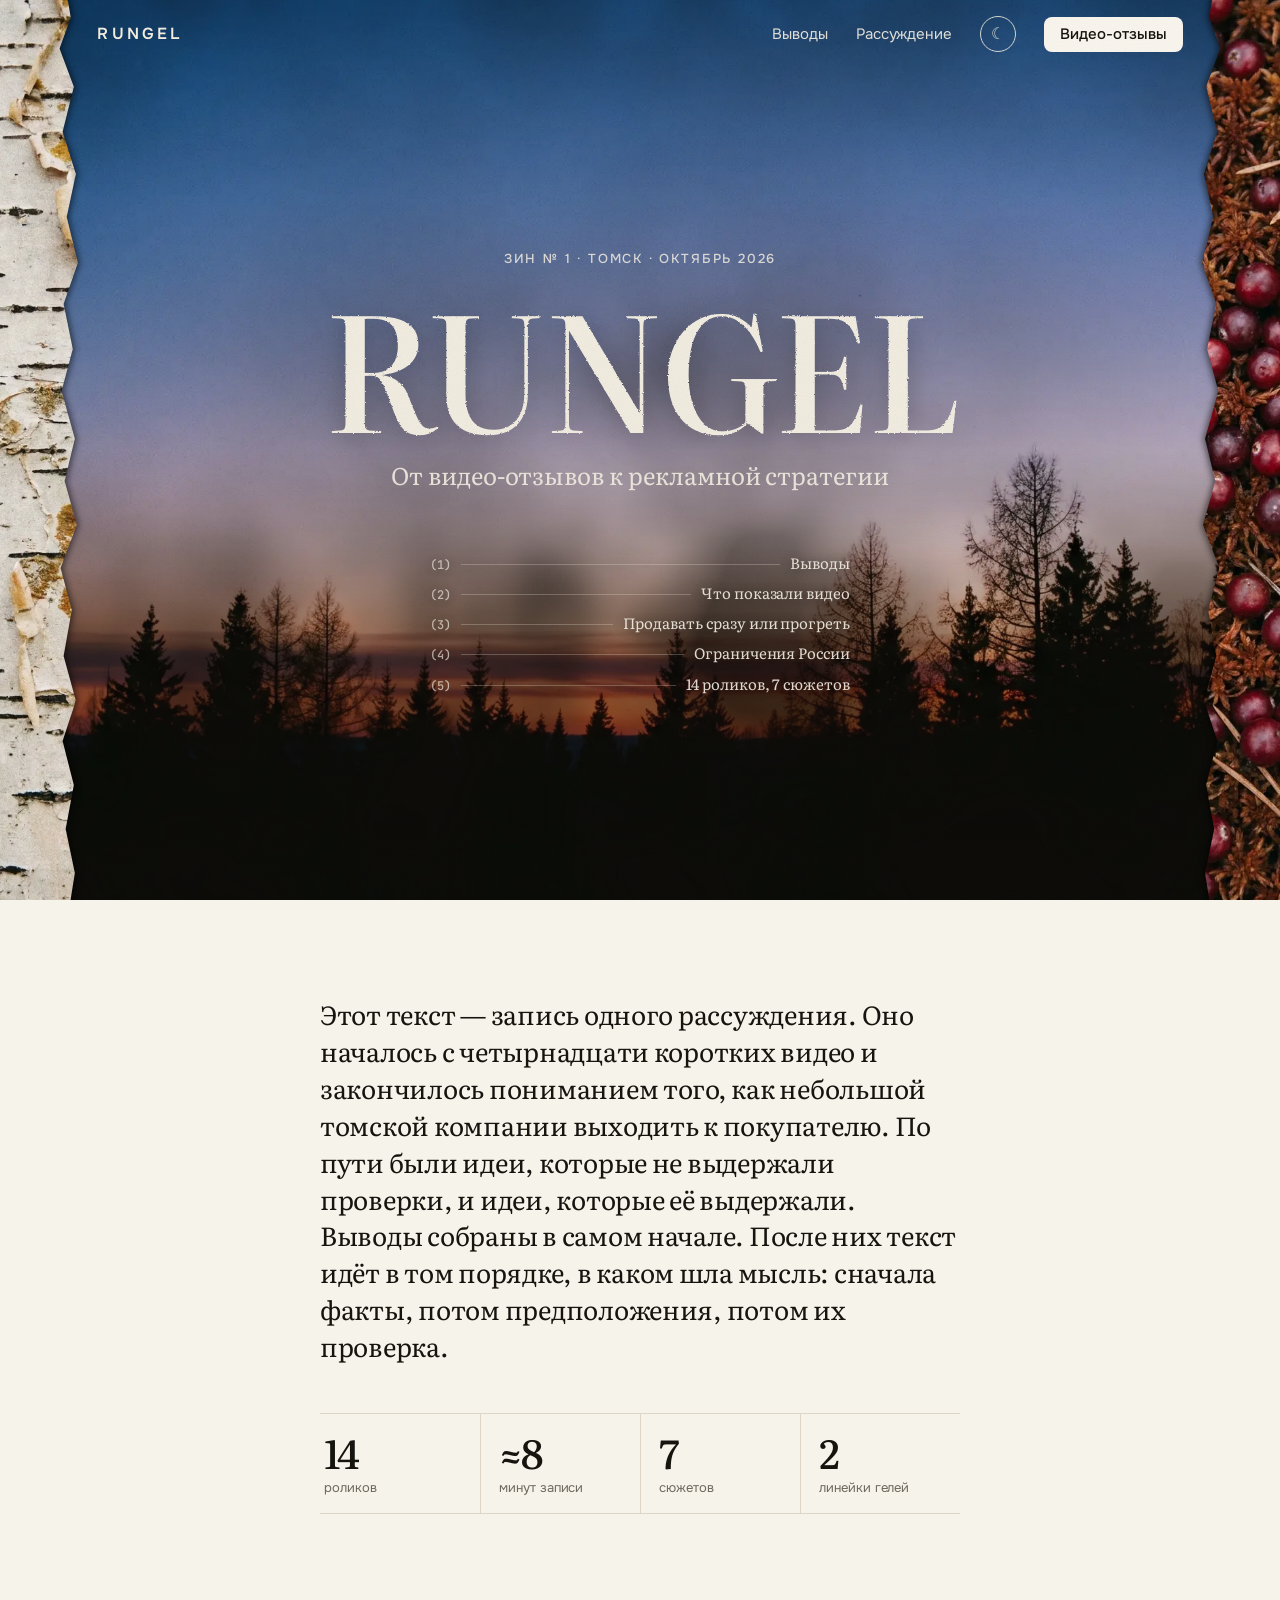
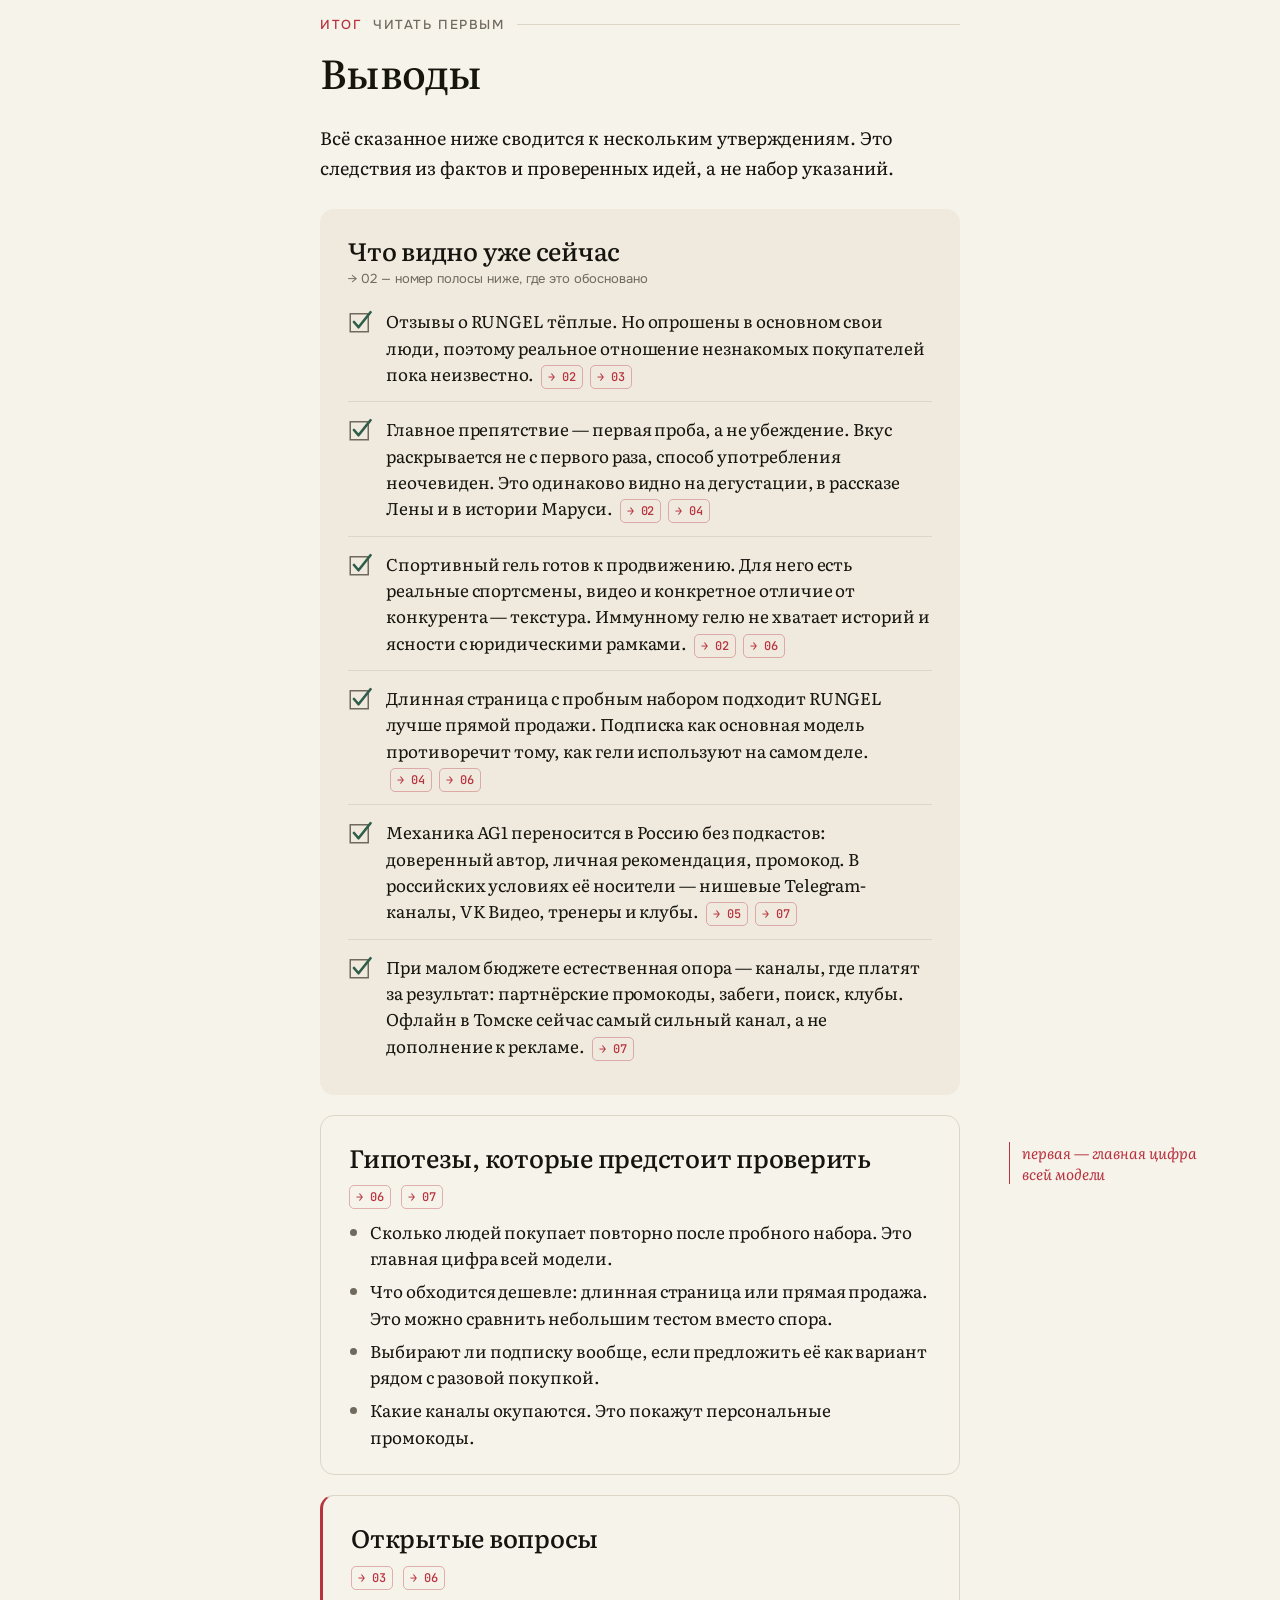
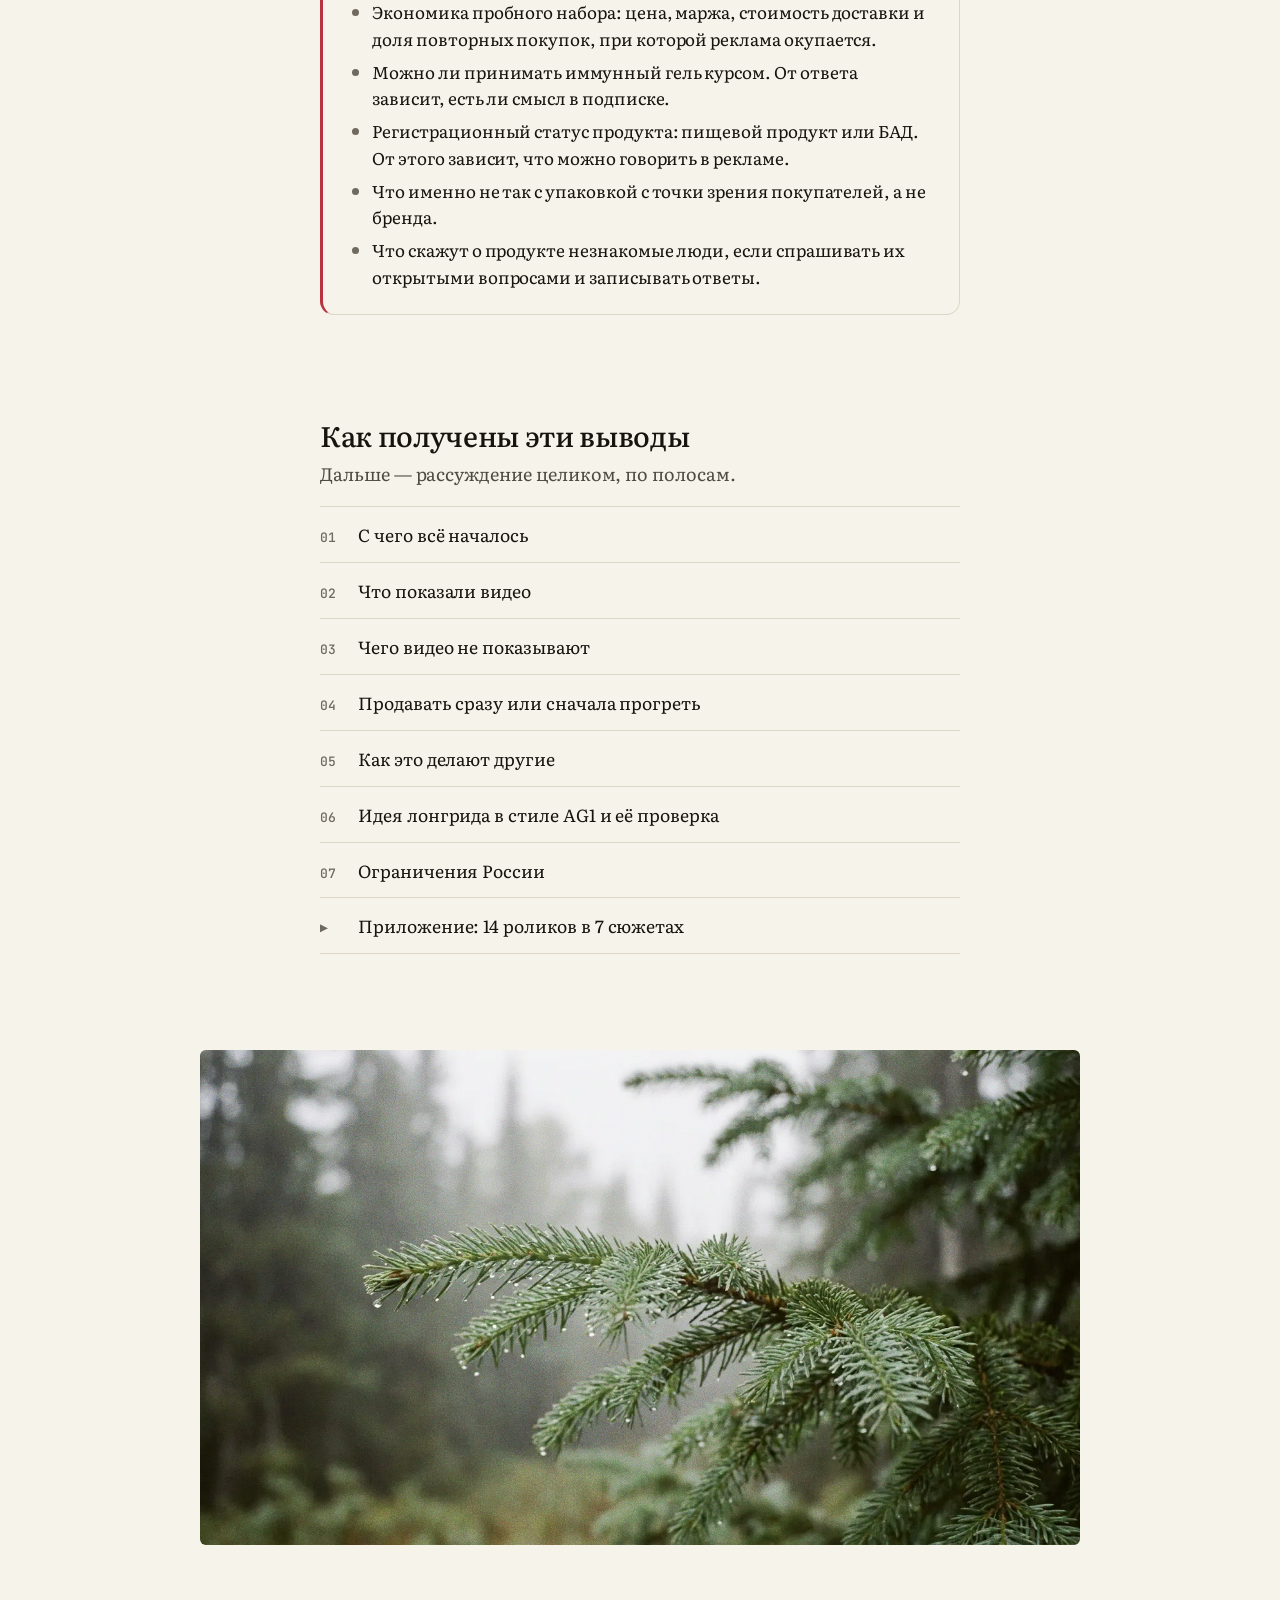
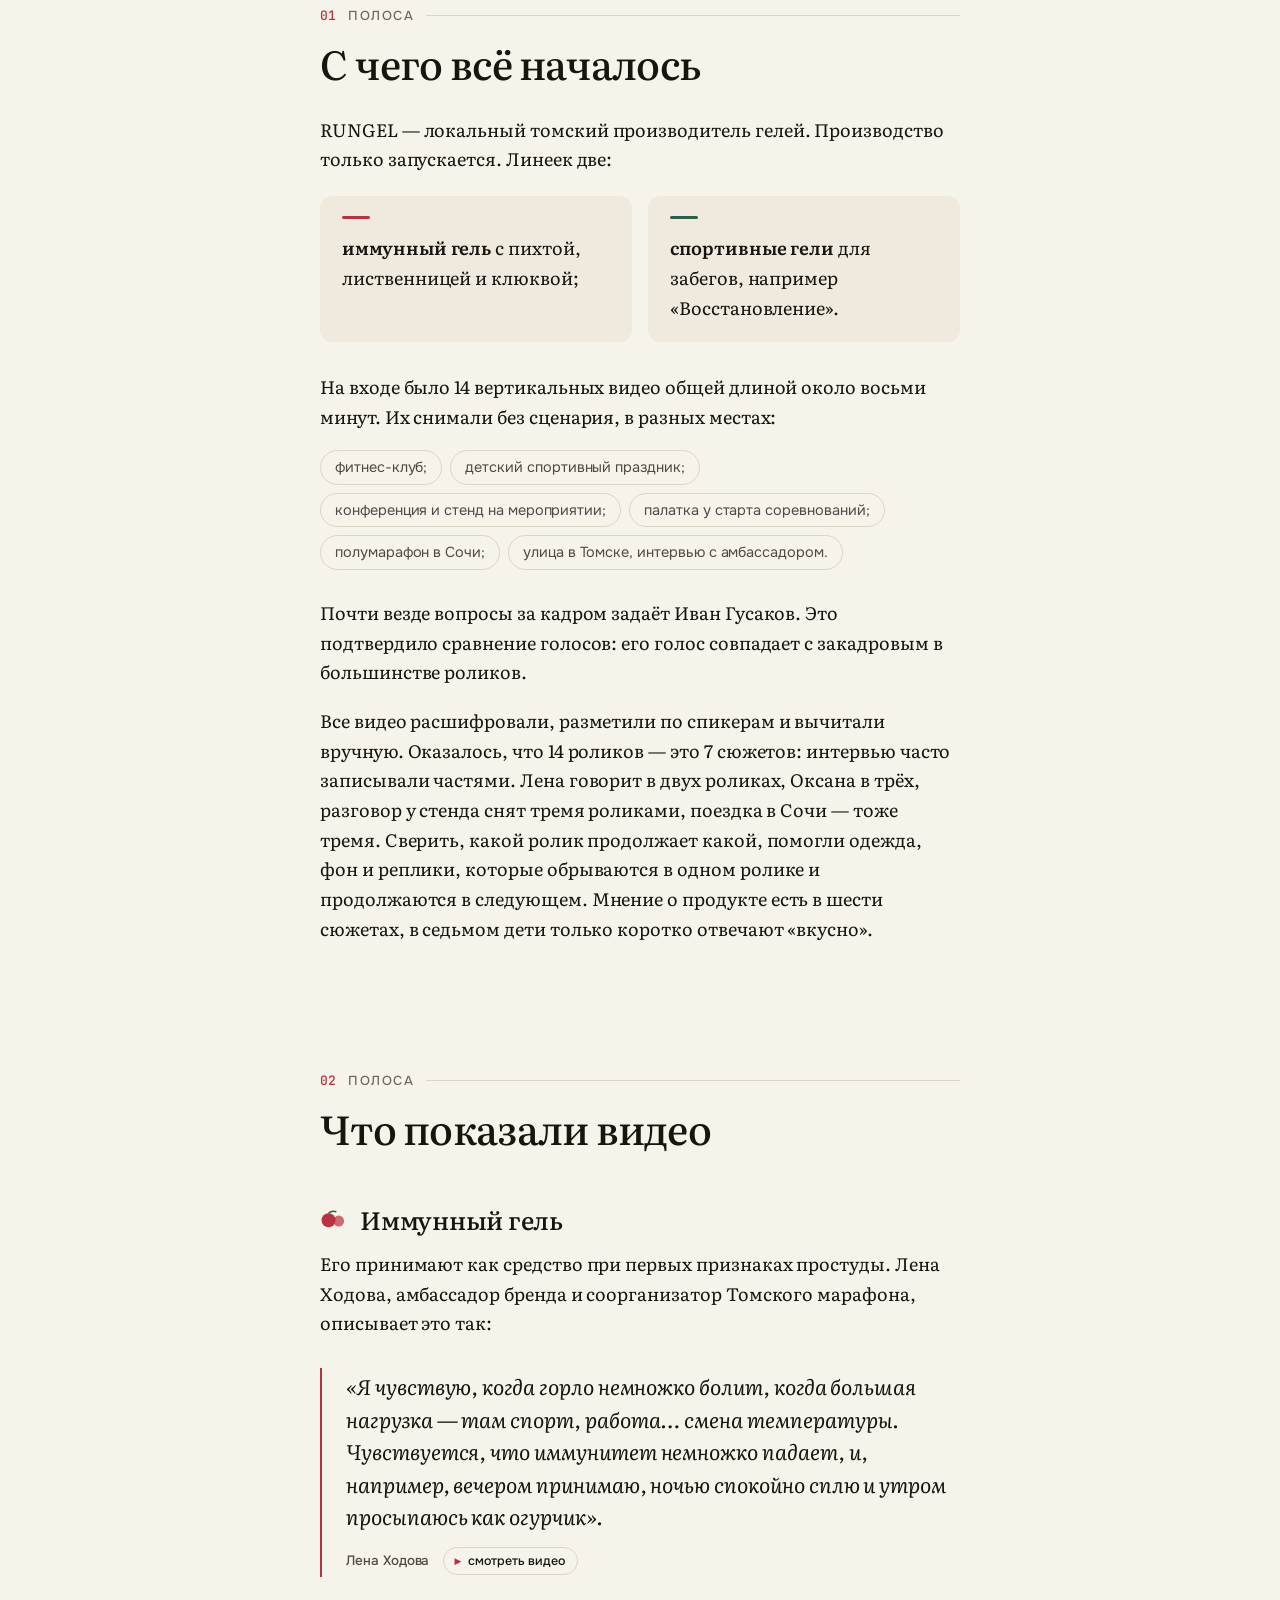
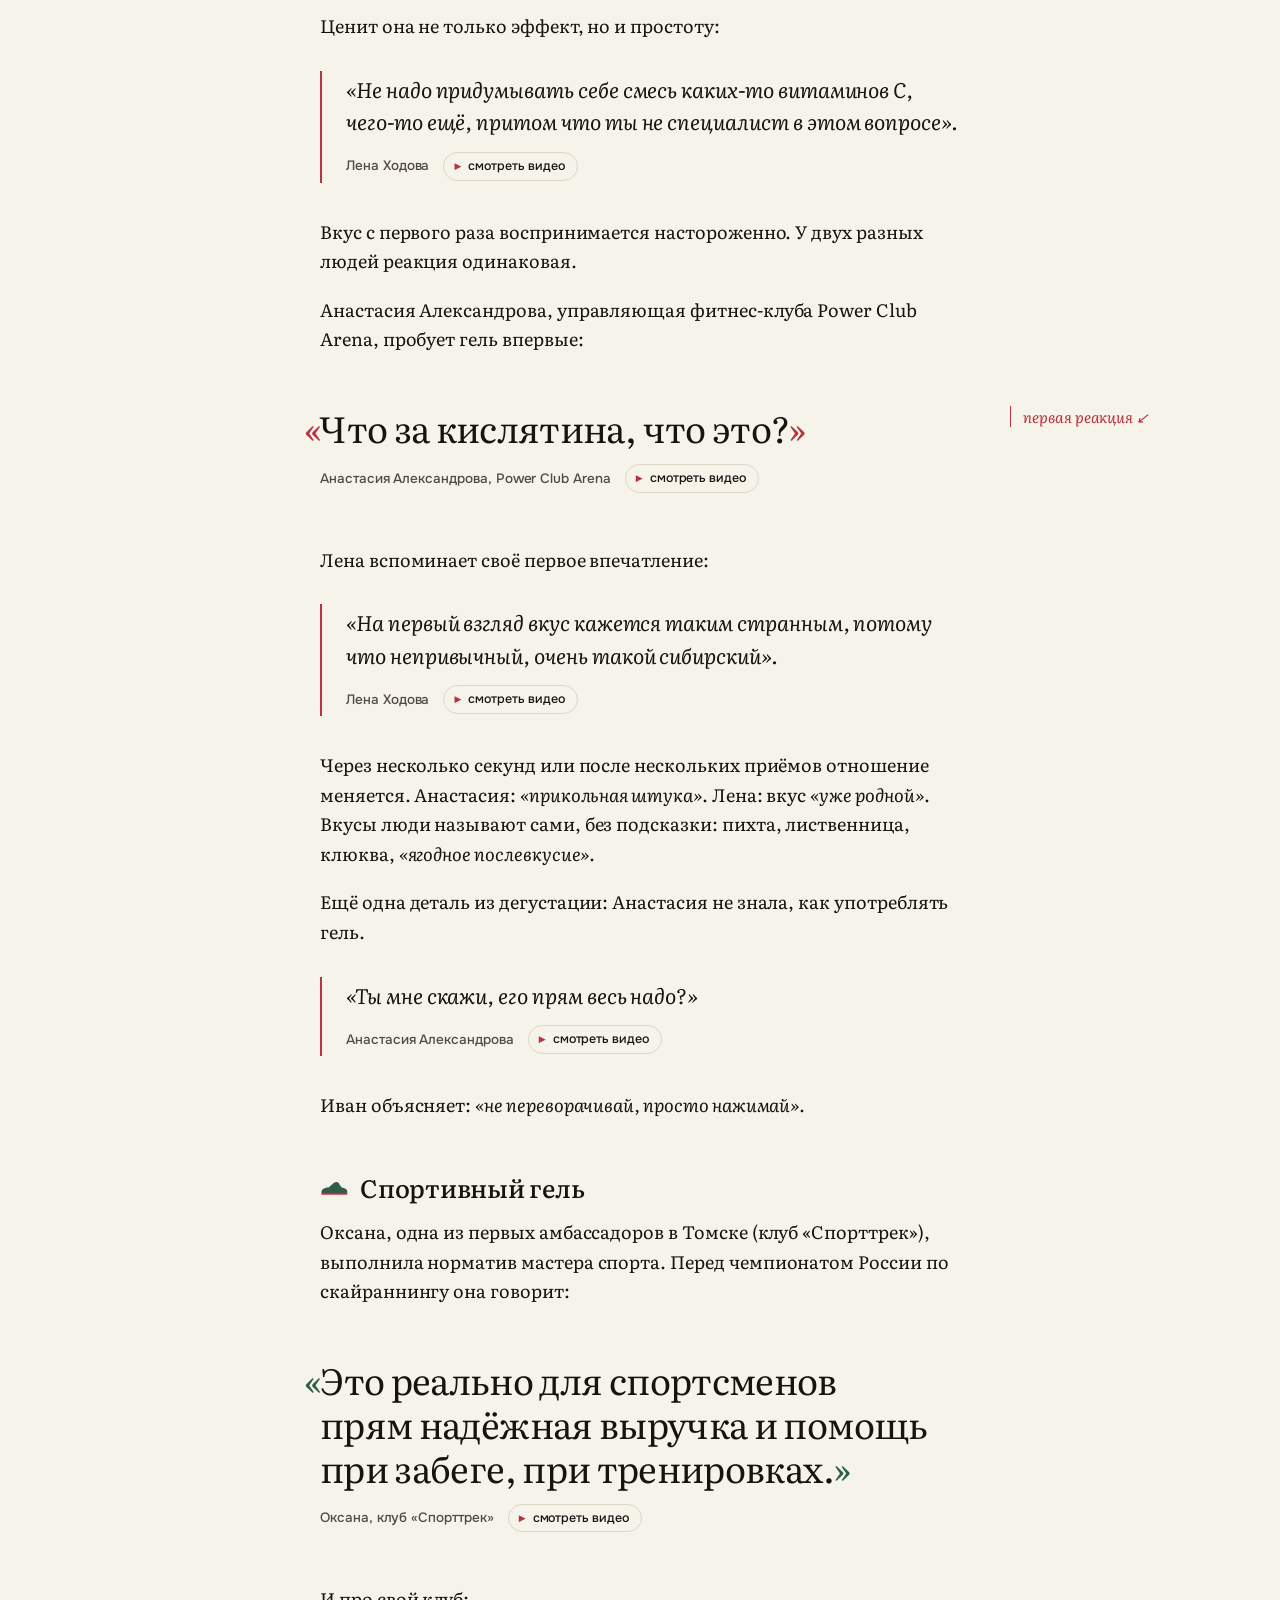
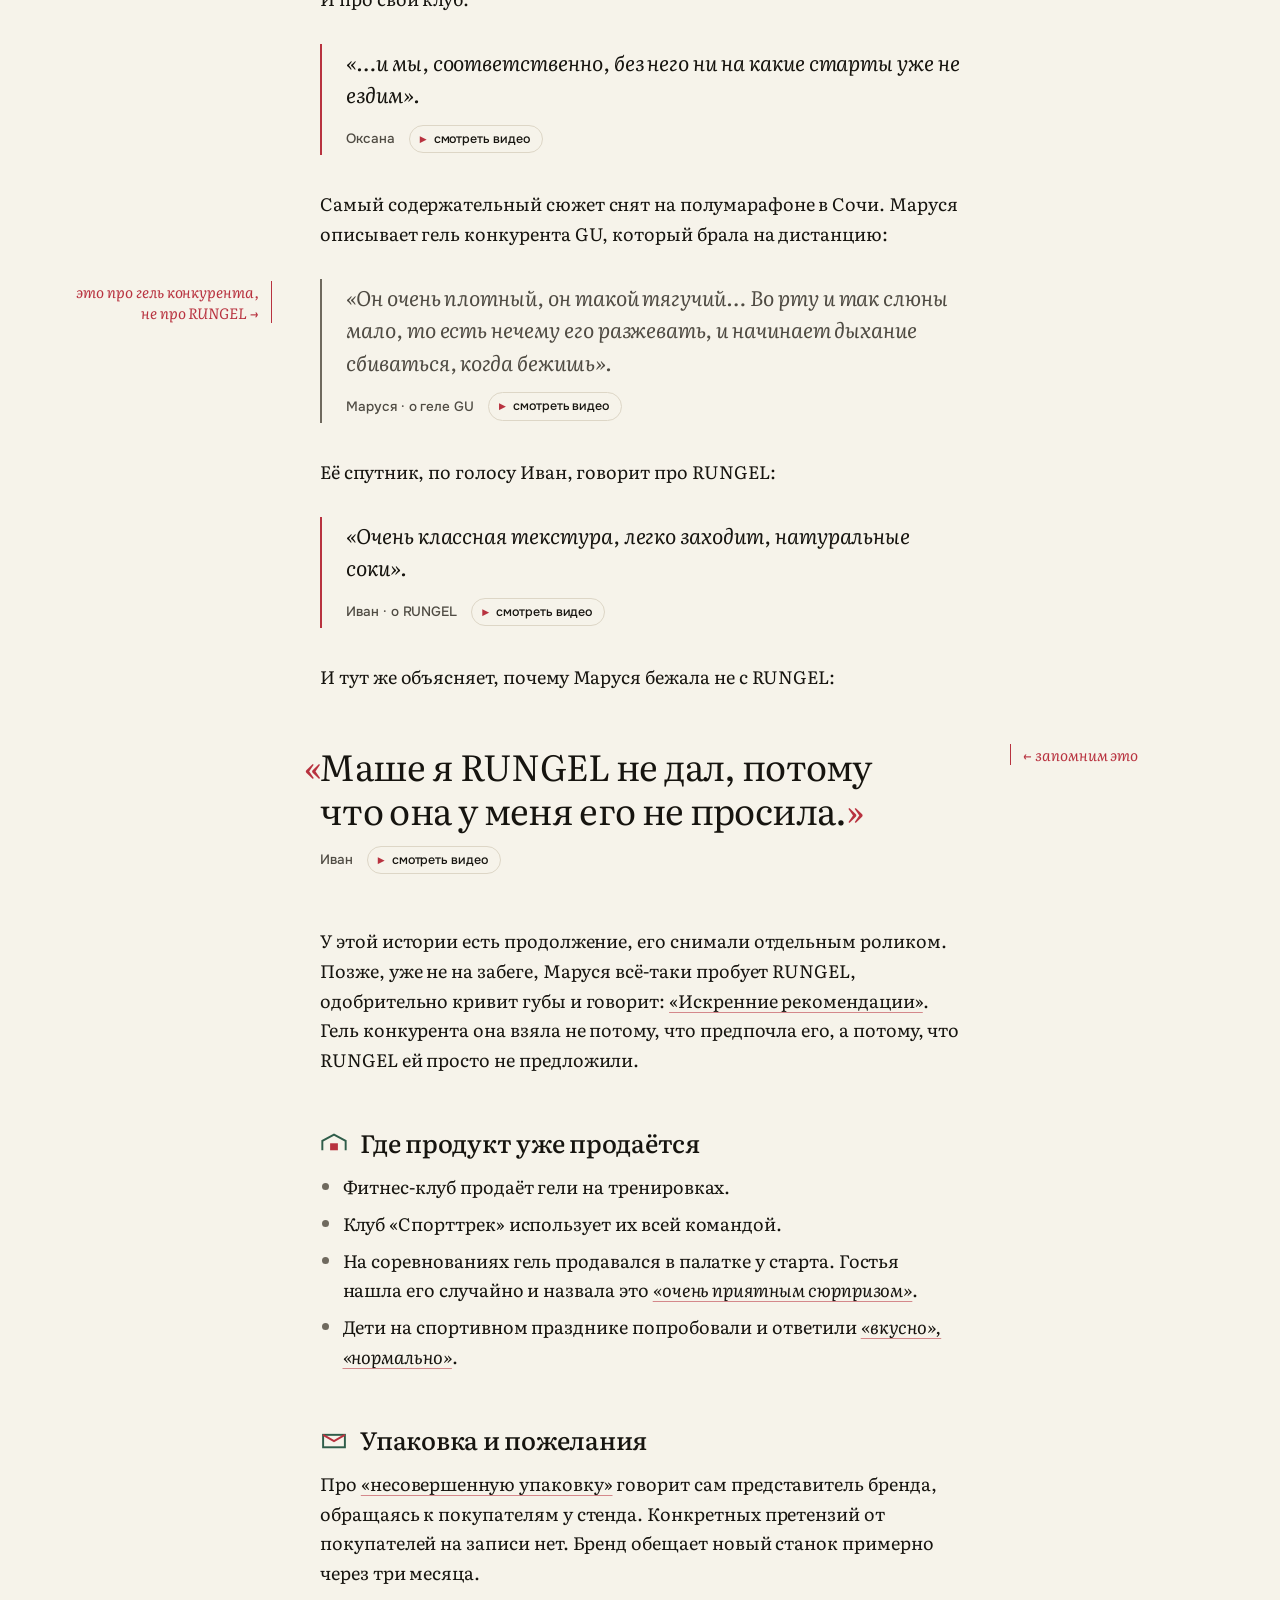
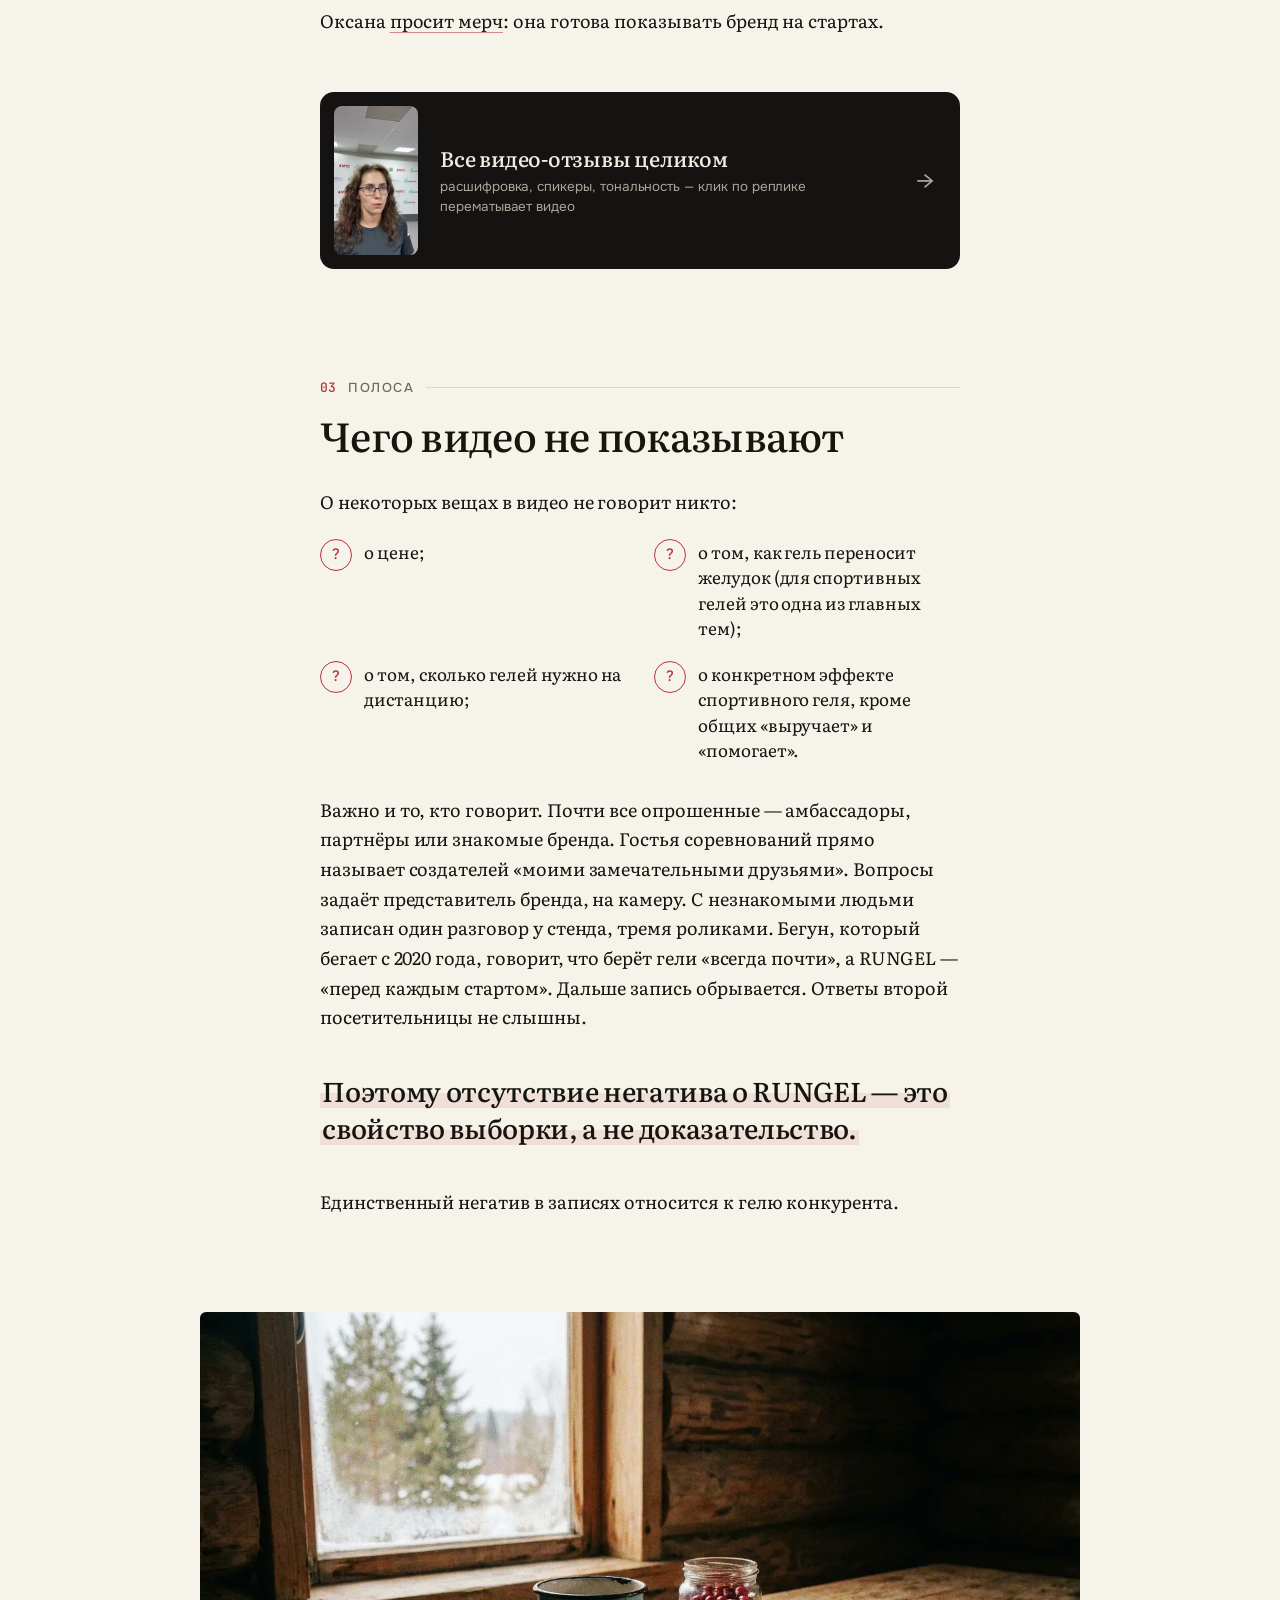
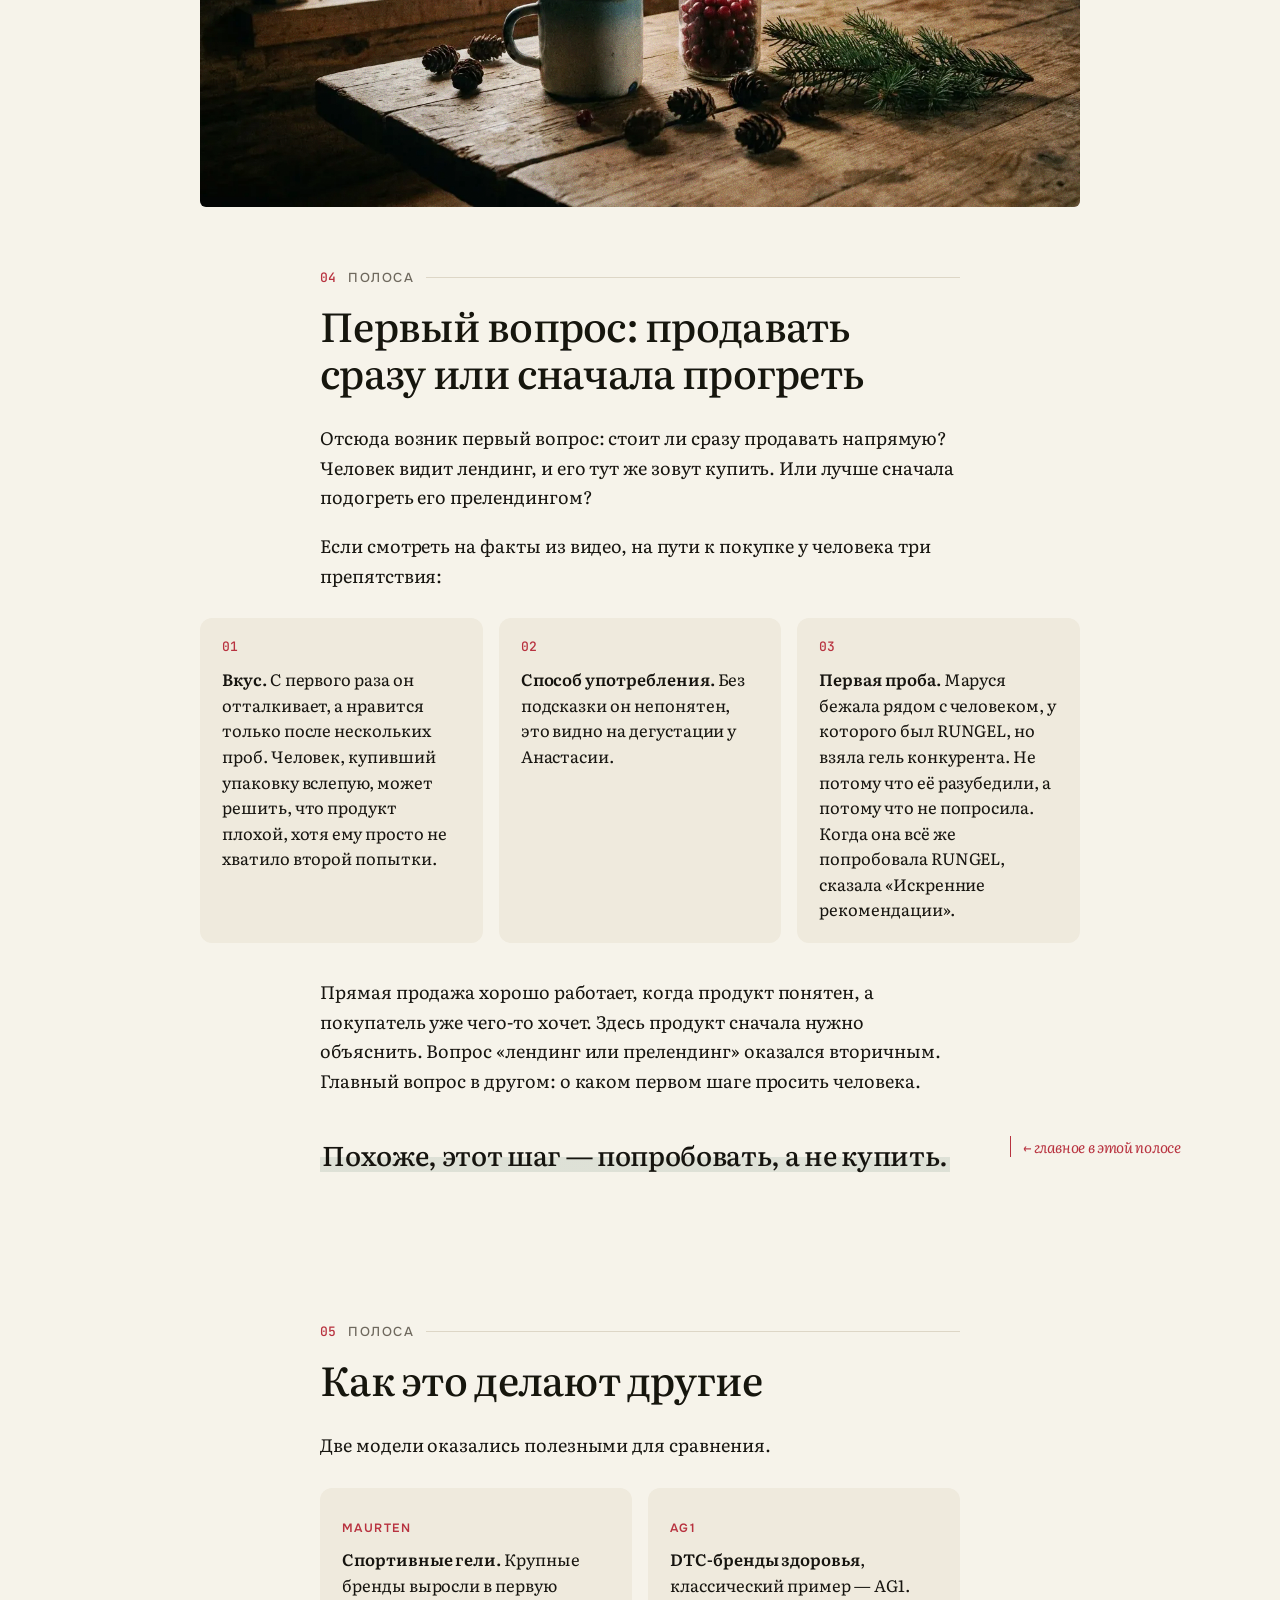
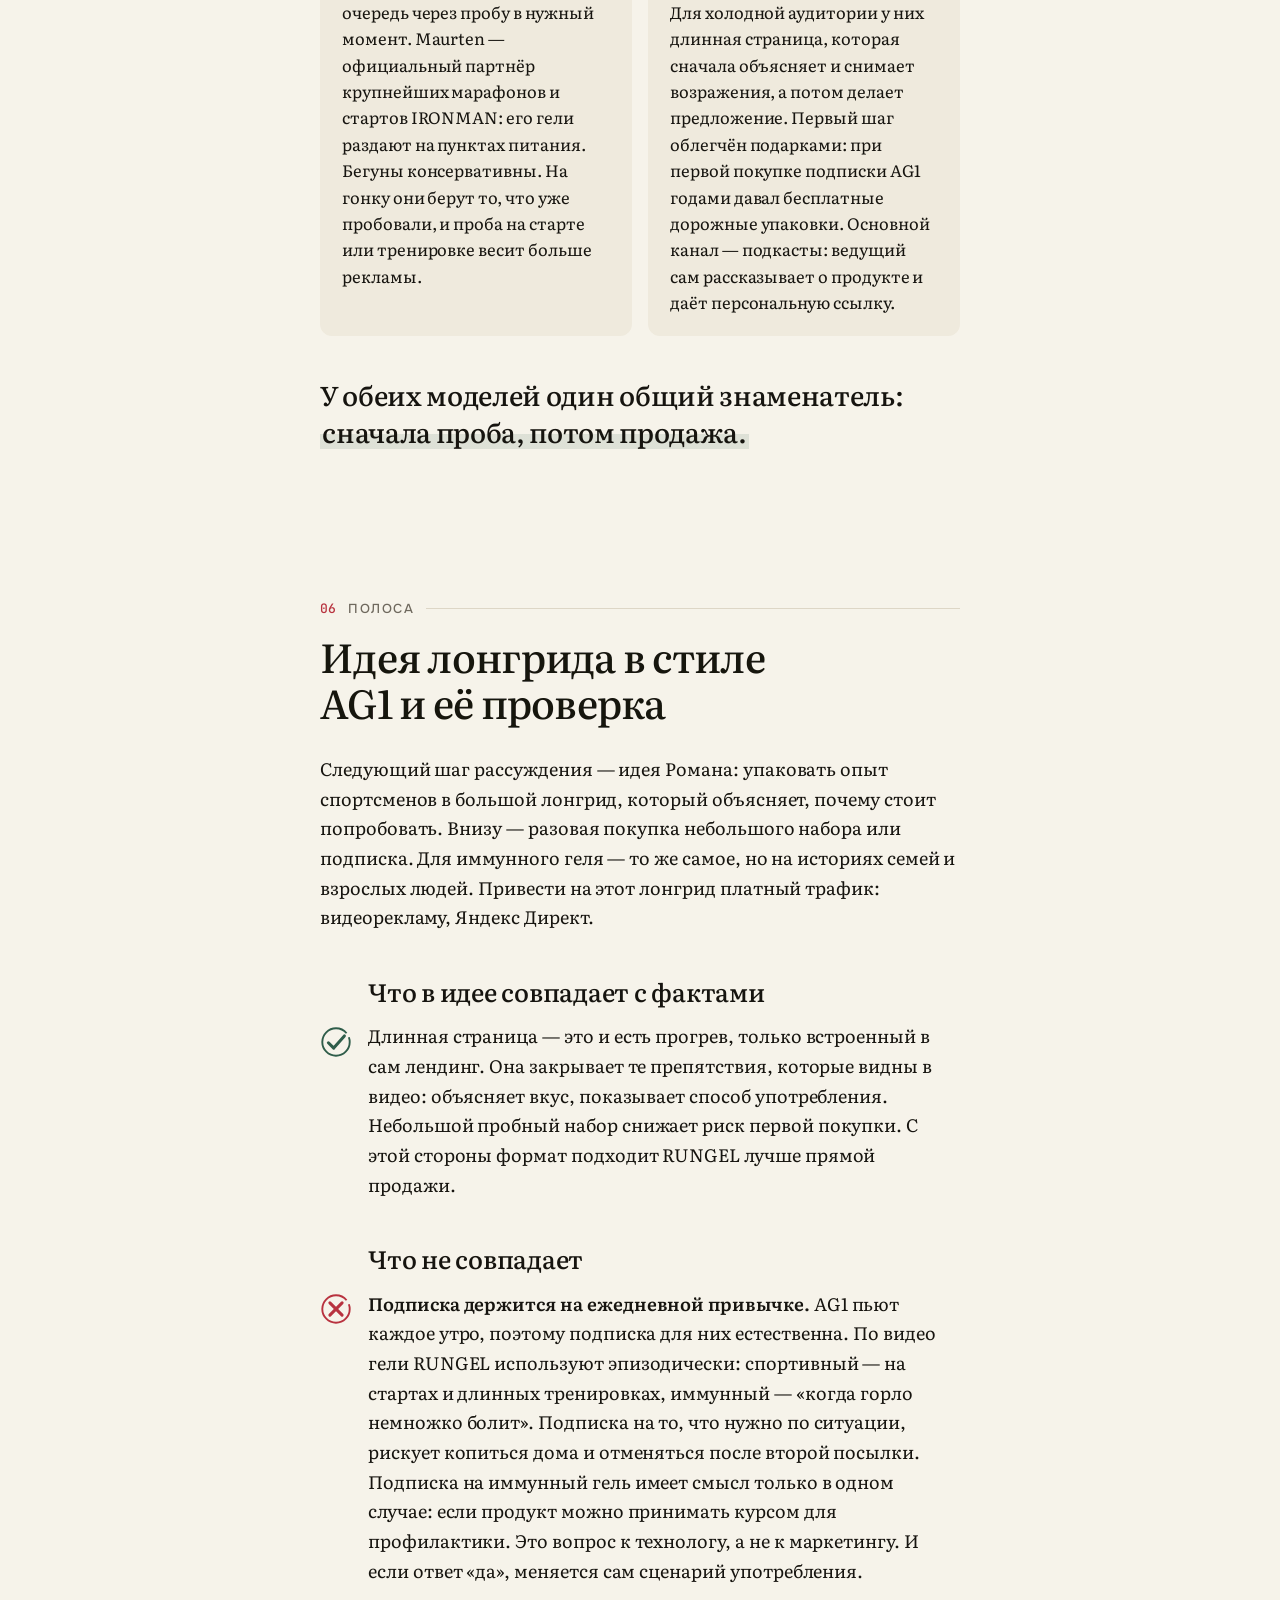
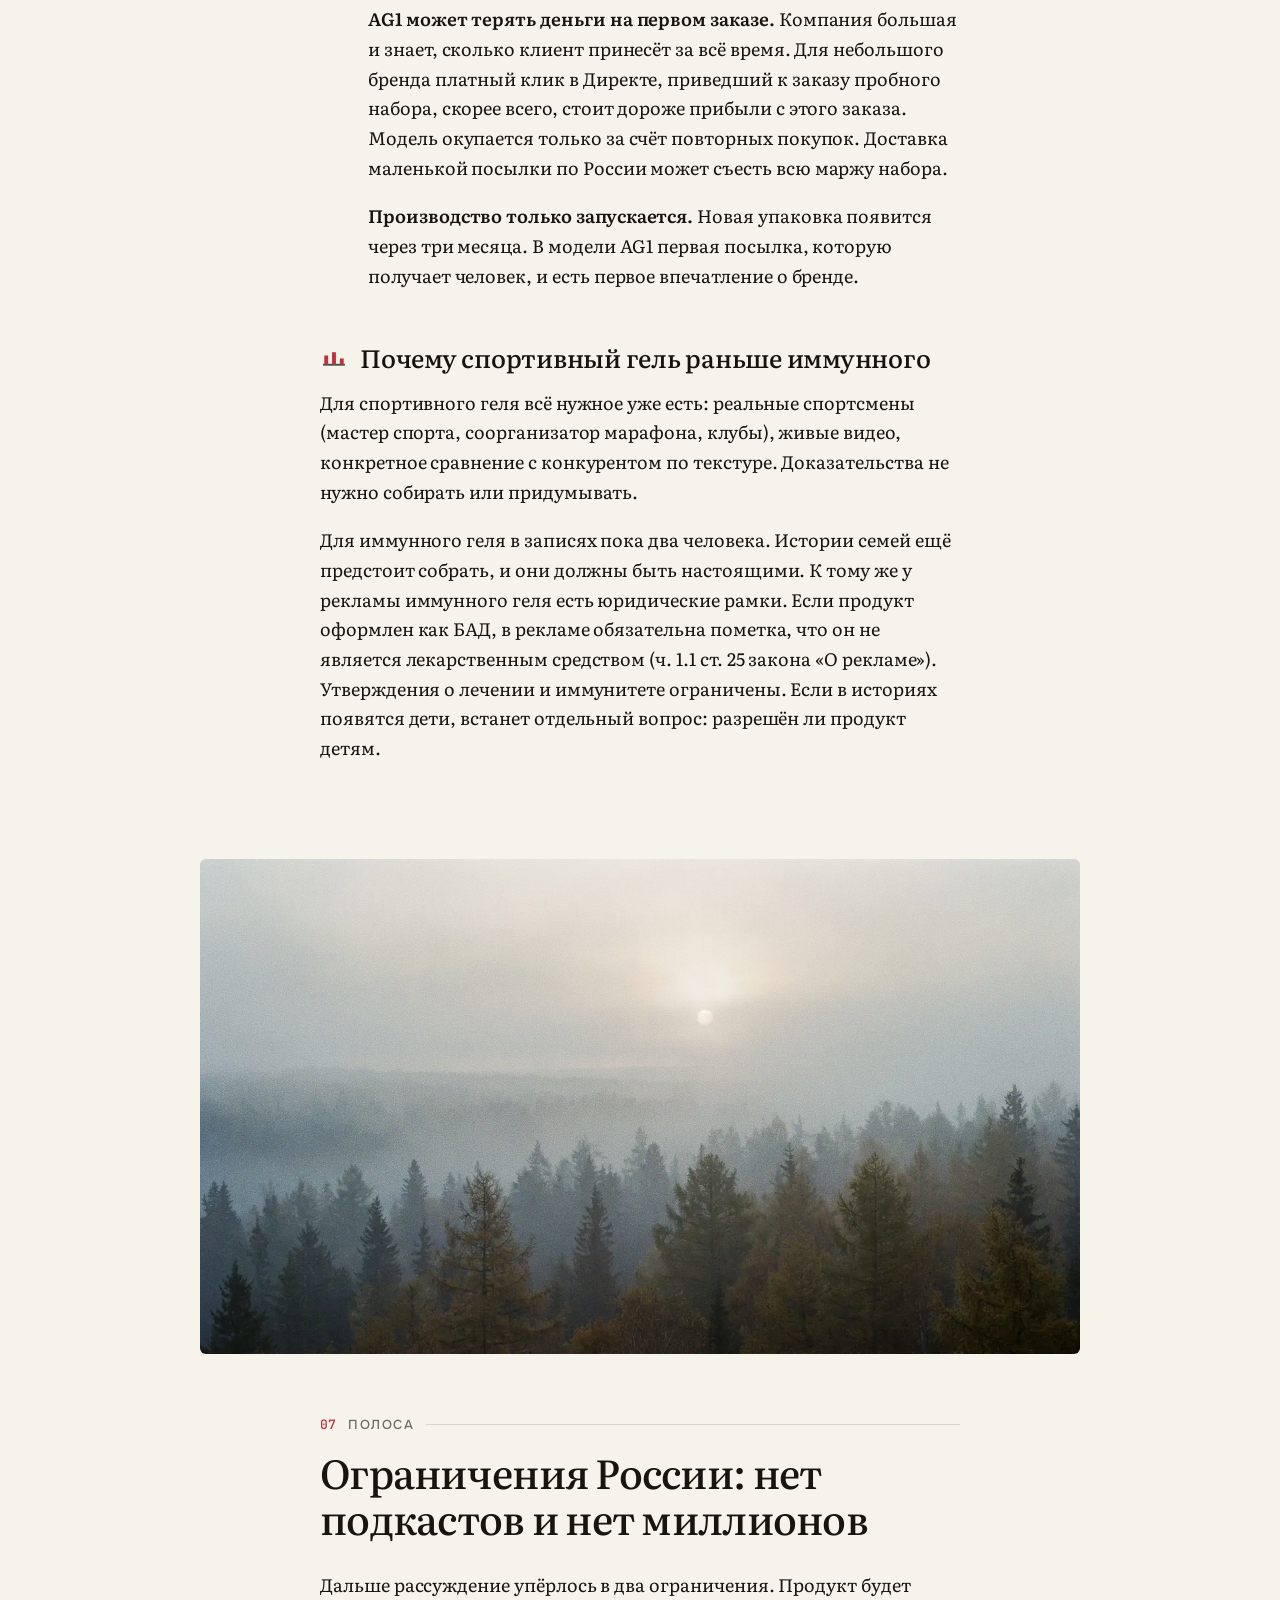
<file: index.html>
<!doctype html>
<html lang="ru">
<head>
<meta charset="utf-8">
<meta name="viewport" content="width=device-width, initial-scale=1">
<title>RUNGEL: от видео-отзывов к рекламной стратегии</title>
<meta name="description" content="Зин № 1. Запись одного рассуждения: от четырнадцати видео-отзывов к пониманию, как небольшой томской компании выходить к покупателю.">
<link rel="icon" href="data:image/svg+xml,%3Csvg xmlns=%27http://www.w3.org/2000/svg%27 viewBox=%270 0 32 32%27%3E%3Ccircle cx=%2713%27 cy=%2716%27 r=%2711%27 fill=%27%23b8323f%27/%3E%3Ccircle cx=%2719%27 cy=%2716%27 r=%2711%27 fill=%27%232f5d4a%27 style=%27mix-blend-mode:multiply%27/%3E%3C/svg%3E">
<script>try{var t=localStorage.getItem("rungel-theme");if(t==="light"||t==="dark")document.documentElement.dataset.theme=t}catch(e){}document.documentElement.classList.add("js");if(!matchMedia("(prefers-reduced-motion: reduce)").matches)document.documentElement.classList.add("hero-intro")</script>
<link rel="preconnect" href="https://fonts.googleapis.com">
<link rel="preconnect" href="https://fonts.gstatic.com" crossorigin>
<link href="https://fonts.googleapis.com/css2?family=Literata:ital,opsz,wght@0,7..72,300..700;1,7..72,300..700&family=Onest:wght@400;500;600&family=JetBrains+Mono:wght@400;500&display=swap" rel="stylesheet">
<link rel="preload" as="image" href="assets/img/hero.webp" fetchpriority="high">
<link rel="stylesheet" href="assets/site.css?v=6">
<style>
/* ——— вступление ——— */
.intro{max-width:var(--col);margin:0 auto;padding:96px var(--gutter) 0;box-sizing:content-box}
.lede{margin:0;font:400 clamp(21px,2.1vw,26px)/1.42 var(--serif);letter-spacing:-.01em}
.tally{display:grid;grid-template-columns:repeat(4,1fr);gap:0;margin:48px 0 0;border-top:1px solid var(--line);border-bottom:1px solid var(--line)}
.tally div{padding:18px 4px 16px}
.tally div+div{border-left:1px solid var(--line);padding-left:18px}
.tally b{display:block;font:500 clamp(28px,3.4vw,40px)/1 var(--serif);letter-spacing:-.02em;color:var(--ink)}
.tally span{display:block;font:400 13px/1.3 var(--sans);color:var(--ink-3);margin-top:8px}

/* ——— колонка статьи ——— */
article{max-width:var(--col);margin:0 auto;padding:0 var(--gutter);position:relative;box-sizing:content-box}
section.spread{padding-top:112px;position:relative;scroll-margin-top:64px}
.folio{display:flex;align-items:center;gap:12px;margin:0 0 18px;font:500 13px/1 var(--sans);letter-spacing:.12em;text-transform:uppercase;color:var(--ink-3)}
.folio .big{color:var(--cran);font-family:var(--mono);letter-spacing:0}
.folio .big.word{font-family:var(--sans);letter-spacing:.12em}
.folio::after{content:"";flex:1;height:1px;background:var(--line)}
h2.t{font:500 clamp(30px,3.6vw,40px)/1.16 var(--serif);letter-spacing:-.018em;margin:0 0 28px;text-wrap:balance;filter:url(#rough-s)}
h3{font:500 clamp(22px,2.2vw,25px)/1.25 var(--serif);letter-spacing:-.01em;margin:52px 0 14px;display:flex;align-items:center;gap:12px}
h3 svg{flex:none;width:28px;height:19px}
p{margin:0 0 1.05em}
strong{font-weight:600}
ul,ol{padding-left:1.25em;margin:0 0 1.2em}
li{margin:.4em 0}
li::marker{color:var(--ink-3)}
a.ref{text-decoration-color:color-mix(in srgb,var(--cran) 55%,transparent);text-decoration-thickness:1px;text-underline-offset:4px}
a.ref:hover{text-decoration-color:var(--cran);color:var(--cran)}
.inline-q{font-style:italic}
/* заметки на полях */
.note{position:absolute;right:-250px;width:200px;font:italic 400 15px/1.4 var(--serif);color:var(--cran);padding-left:12px;border-left:1px solid currentColor}
.note.l{right:auto;left:-250px;text-align:right;padding:0 12px 0 0;border-left:0;border-right:1px solid currentColor}
.note.green{color:var(--fir)}

/* цитаты из видео */
figure.q{margin:30px 0 34px;padding:2px 0 2px 24px;border-left:2px solid var(--cran);position:relative}
figure.q blockquote{margin:0;font:italic 400 clamp(19px,1.8vw,21px)/1.55 var(--serif);color:var(--ink)}
figure.q figcaption{display:flex;flex-wrap:wrap;gap:8px 14px;align-items:center;margin-top:14px}
.who{font:500 13.5px/1.3 var(--sans);color:var(--ink-2)}
.watch{font:500 12.5px/1 var(--sans);text-decoration:none;color:var(--ink);border:1px solid var(--line);padding:7px 12px 7px 10px;border-radius:999px;transition:background .2s,color .2s,border-color .2s;white-space:nowrap}
.watch::before{content:"▶";font-size:9px;margin-right:7px;color:var(--cran);vertical-align:1px}
.watch:hover{background:var(--ink);color:var(--paper);border-color:var(--ink)}
.watch:hover::before{color:inherit}
figure.q.neg{border-left-color:var(--ink-3)}
figure.q.neg blockquote{color:var(--ink-2)}
figure.q.poster{border:0;padding:0;margin:52px 0}
figure.q.poster blockquote{font:400 clamp(27px,3.3vw,36px)/1.22 var(--serif);font-style:normal;letter-spacing:-.018em;text-wrap:balance;text-indent:-.45em}
figure.q.poster blockquote::before{content:"«";color:var(--cran)}
figure.q.poster blockquote::after{content:"»";color:var(--cran)}
figure.q.poster.fir blockquote::before,figure.q.poster.fir blockquote::after{color:var(--fir)}
/* собственные утверждения */
.own{font:500 clamp(22px,2.5vw,27px)/1.38 var(--serif);letter-spacing:-.012em;margin:40px 0;position:relative}
.own span:not(.note){background:linear-gradient(transparent 58%,var(--fir-t) 58%,var(--fir-t) 94%,transparent 94%);-webkit-box-decoration-break:clone;box-decoration-break:clone;padding:0 .08em}
.own.cr span:not(.note){background:linear-gradient(transparent 58%,var(--cran-t) 58%,var(--cran-t) 94%,transparent 94%)}

/* списки-объекты */
.duo{display:grid;grid-template-columns:1fr 1fr;gap:16px;list-style:none;padding:0;margin:22px 0 30px}
.duo li{margin:0;padding:20px 22px;background:var(--paper-2);border-radius:12px}
.duo li::before{content:"";display:block;width:28px;height:3px;border-radius:2px;background:var(--cran);margin-bottom:14px}
.duo li:last-child::before{background:var(--fir)}
.tags{list-style:none;padding:0;display:flex;flex-wrap:wrap;gap:8px;margin:14px 0 28px}
.tags li{margin:0;font:400 14.5px/1 var(--sans);padding:9px 14px;border:1px solid var(--line);border-radius:999px;color:var(--ink-2)}
.qs{list-style:none;padding:0;display:grid;grid-template-columns:1fr 1fr;gap:20px 28px;margin:22px 0 32px}
.qs li{margin:0;position:relative;padding-left:44px;font-size:17px;line-height:1.5}
.qs li::before{content:"?";position:absolute;left:0;top:0;width:30px;height:30px;display:grid;place-items:center;font:500 15px/1 var(--sans);color:var(--cran);border:1px solid currentColor;border-radius:50%}
.notes3{list-style:none;padding:0;display:grid;grid-template-columns:repeat(3,1fr);gap:16px;margin:28px -120px 34px;counter-reset:o}
.notes3 li{counter-increment:o;margin:0;padding:22px 22px 20px;background:var(--paper-2);border-radius:12px;font-size:16.5px;line-height:1.55}
.notes3 li::before{content:"0" counter(o);display:block;font:500 13px/1 var(--mono);color:var(--cran);margin-bottom:14px}
.models{display:grid;grid-template-columns:1fr 1fr;gap:16px;margin:28px 0}
.models>div{padding:22px 22px 20px;background:var(--paper-2);border-radius:12px}
.models .stmp{display:inline-block;font:600 12px/1 var(--sans);letter-spacing:.12em;text-transform:uppercase;color:var(--cran);margin-bottom:12px}
.models p{margin:0;font-size:16.5px;line-height:1.6}
.verdict{position:relative;padding-left:48px;margin:20px 0}
.verdict>svg{position:absolute;left:0;top:50px;width:32px;height:32px}
.verdict h3{margin-top:44px}
.tickets{list-style:none;padding:0;display:grid;gap:12px;margin:18px 0 30px}
.tickets li{margin:0;padding:18px 22px;background:var(--paper-2);border-radius:10px;border-left:3px solid var(--fir)}
.tickets li strong{display:block;font:600 15.5px/1.35 var(--sans);color:var(--fir);margin-bottom:6px}
.caution{list-style:none;padding:0;margin:18px 0;display:grid;gap:12px}
.caution li{margin:0;padding:18px 22px;background:var(--cran-t);border-radius:10px;border-left:3px solid var(--cran)}

/* выход на первоисточник */
.film{display:grid;grid-template-columns:auto 1fr auto;gap:22px;align-items:center;margin:56px 0 0;padding:14px 26px 14px 14px;background:var(--night);color:var(--on-night);border-radius:14px;text-decoration:none;transition:transform .3s var(--ease),box-shadow .3s}
.film:hover{transform:translateY(-2px);box-shadow:0 18px 40px -22px rgba(0,0,0,.6)}
.film .thumb{width:84px;aspect-ratio:9/16;border-radius:8px;overflow:hidden;background:#000}
.film .thumb img{width:100%;height:100%;object-fit:cover;display:block}
.film .h{display:block;font:500 clamp(18px,2vw,21px)/1.25 var(--serif);letter-spacing:-.01em}
.film .s{display:block;font:400 13.5px/1.45 var(--sans);color:var(--on-night-2);margin-top:6px}
.film .arr{font:400 24px/1 var(--sans);color:var(--on-night-2);transition:transform .3s var(--ease)}
.film:hover .arr{transform:translateX(4px);color:var(--on-night)}

/* выводы */
.checklist{padding:26px 28px 22px;margin:26px 0 0;background:var(--paper-2);border-radius:14px}
.checklist ul{list-style:none;padding:0;margin:0}
.checklist h3{margin:0 0 4px}
.checklist li{position:relative;padding:14px 0 14px 38px;margin:0;font-size:17px;line-height:1.55;border-top:1px solid var(--line)}
.checklist li:first-child{border-top:0}
.checklist li svg{position:absolute;left:0;top:16px;width:24px;height:24px}
.howto{font:400 13px/1.4 var(--sans);color:var(--ink-3);margin:0 0 6px}
.pencil{position:relative;margin:20px 0 0;padding:26px 28px 14px;border:1px solid var(--line);border-radius:14px}
.pencil h3,.circled h3{margin:0 0 8px}
.pencil ul,.circled ul{font-size:17px;line-height:1.55;margin:0 0 .6em}
.circled{position:relative;margin:20px 0 0;padding:26px 28px 14px;border:1px solid var(--line);border-left:3px solid var(--cran);border-radius:14px}
.circled>svg{display:none}
.why{white-space:nowrap}
.why a{font:500 12px/1 var(--mono);color:var(--cran);text-decoration:none;border:1px solid color-mix(in srgb,var(--cran) 35%,transparent);padding:3px 6px;border-radius:5px;margin-left:4px;transition:background .15s,color .15s}
.why a:hover{background:var(--cran);color:var(--paper);border-color:var(--cran)}
.why.under{display:block;margin:-2px 0 10px}
.why.under a{margin:0 6px 0 0}
section.itog{padding-top:104px}

/* содержание рассуждения */
.contents{max-width:var(--col);margin:104px auto 0;padding:0 var(--gutter);box-sizing:content-box}
.contents h2{font:500 clamp(24px,2.6vw,28px)/1.2 var(--serif);letter-spacing:-.012em;margin:0 0 6px}
.bridge{margin:0 0 18px;color:var(--ink-2)}
.contents ol{list-style:none;margin:0;padding:0;counter-reset:c;border-top:1px solid var(--line)}
.contents li{margin:0;border-bottom:1px solid var(--line)}
.contents li a{display:flex;align-items:baseline;gap:16px;text-decoration:none;padding:13px 0;font-size:17.5px;transition:color .2s}
.contents li a i{order:-1;font:500 13px/1 var(--mono);font-style:normal;color:var(--ink-3);width:22px;flex:none}
.contents li a:hover{color:var(--cran)}
.contents li a:hover i{color:var(--cran)}

article .photo{max-width:none;padding:0;margin:96px -120px 0}
article .photo+section.spread{padding-top:64px}
@media (max-width:1000px){ article .photo{margin:72px 0 0} }
@media (max-width:1240px){ .note,.note.l{position:static;display:block;width:auto;margin:-6px 0 20px;text-align:left;padding:0 0 0 12px;border-right:0;border-left:1px solid currentColor} .notes3{margin-left:0;margin-right:0} }
@media (max-width:900px){ .notes3{grid-template-columns:1fr} }
@media (max-width:640px){
  .tally{grid-template-columns:1fr 1fr}
  .tally div:nth-child(3){border-left:0;padding-left:4px}
  .tally div:nth-child(n+3){border-top:1px solid var(--line)}
  .duo,.qs,.models{grid-template-columns:1fr}
  .checklist,.pencil,.circled{padding-left:20px;padding-right:20px}
  .film{grid-template-columns:auto 1fr;padding-right:18px}
  .film .arr{display:none}
  .verdict{padding-left:0}
  .verdict>svg{position:static;width:30px;height:30px;margin-top:34px}
  .verdict h3{margin-top:10px}
  figure.q{padding-left:18px}
}
</style>
</head>
<body>
<a class="skip" href="#itog">К выводам</a>
<svg width="0" height="0" style="position:absolute" aria-hidden="true">
  <filter id="rough" x="-5%" y="-10%" width="110%" height="120%"><feTurbulence type="fractalNoise" baseFrequency=".9" numOctaves="2" seed="4" result="n"/><feDisplacementMap in="SourceGraphic" in2="n" scale="2.4" xChannelSelector="R" yChannelSelector="G" result="r"/><feGaussianBlur in="r" stdDeviation=".45"/></filter>
  <filter id="rough-s" x="-2%" y="-10%" width="104%" height="120%"><feTurbulence type="fractalNoise" baseFrequency=".9" numOctaves="2" seed="4" result="n"/><feDisplacementMap in="SourceGraphic" in2="n" scale=".9" xChannelSelector="R" yChannelSelector="G" result="r"/><feGaussianBlur in="r" stdDeviation=".2"/></filter>
</svg>

<header class="site-head">
  <a class="wordmark" href="#top">Rungel</a>
  <nav>
    <a class="hide-m" href="#itog">Выводы</a>
    <a class="hide-m" href="#contents">Рассуждение</a>
    <button class="theme" id="theme" type="button" aria-label="Переключить тему">☾</button>
    <a class="btn" href="reviews.html"><span class="long">Видео-</span>отзывы</a>
  </nav>
  <div class="progress" id="progress"></div>
</header>

<section class="hero stage" id="top">
  <img class="hero-img" src="assets/img/hero.webp" alt="" fetchpriority="high">
  <div class="hero-shade"></div>
  <div class="strip l" aria-hidden="true"><img src="assets/img/strip-left.webp" alt=""></div>
  <div class="strip r" aria-hidden="true"><img src="assets/img/strip-right.webp" alt=""></div>
  <p class="intro-word" aria-hidden="true">Знакомьтесь</p>
  <div class="hero-in">
    <p class="eyebrow">Зин № 1 · Томск · Октябрь 2026</p>
    <h1 class="hero-title">RUNGEL</h1>
    <p class="hero-dek">От видео-отзывов к рекламной стратегии</p>
    <ol class="toc" aria-label="Коротко о главном">
      <li><a href="#itog"><span>Выводы</span></a></li>
      <li><a href="#p2"><span>Что показали видео</span></a></li>
      <li><a href="#p4"><span>Продавать сразу или прогреть</span></a></li>
      <li><a href="#p7"><span>Ограничения России</span></a></li>
      <li><a href="reviews.html"><span>14 роликов, 7 сюжетов</span></a></li>
    </ol>
  </div>
</section>

<section class="intro">
  <p class="lede rv">Этот текст — запись одного рассуждения. Оно началось с четырнадцати коротких видео и закончилось пониманием того, как небольшой томской компании выходить к покупателю. По пути были идеи, которые не выдержали проверки, и идеи, которые её выдержали. Выводы собраны в самом начале. После них текст идёт в том порядке, в каком шла мысль: сначала факты, потом предположения, потом их проверка.</p>
  <div class="tally rv">
    <div><b>14</b><span>роликов</span></div>
    <div><b>≈8</b><span>минут записи</span></div>
    <div><b>7</b><span>сюжетов</span></div>
    <div><b>2</b><span>линейки гелей</span></div>
  </div>
</section>

<article>  <!-- ИТОГ -->  <section class="spread itog" id="itog">    <div class="folio rv"><span class="big word">Итог</span><span class="lbl">читать первым</span></div>    <h2 class="t rv" data-t="Выводы">Выводы</h2>    <p class="rv">Всё сказанное ниже сводится к нескольким утверждениям. Это следствия из фактов и проверенных идей, а не набор указаний.</p>    <div class="checklist rv">      <h3>Что видно уже сейчас</h3>      <p class="howto" aria-hidden="true">→ 02 — номер полосы ниже, где это обосновано</p>      <ul>        <li><svg viewBox="0 0 32 32" aria-hidden="true"><rect x="3" y="5" width="24" height="24" fill="none" stroke="var(--ink-3)" stroke-width="2"/><path d="M8 16l6 7L30 3" fill="none" stroke="var(--fir)" stroke-width="3.5" stroke-linecap="round" stroke-linejoin="round"/></svg>Отзывы о RUNGEL тёплые. Но опрошены в основном свои люди, поэтому реальное отношение незнакомых покупателей пока неизвестно. <span class="why"><a href="#p2">→ 02</a> <a href="#p3">→ 03</a></span></li>        <li><svg viewBox="0 0 32 32" aria-hidden="true"><rect x="3" y="5" width="24" height="24" fill="none" stroke="var(--ink-3)" stroke-width="2"/><path d="M8 16l6 7L30 3" fill="none" stroke="var(--fir)" stroke-width="3.5" stroke-linecap="round" stroke-linejoin="round"/></svg>Главное препятствие — первая проба, а не убеждение. Вкус раскрывается не с первого раза, способ употребления неочевиден. Это одинаково видно на дегустации, в рассказе Лены и в истории Маруси. <span class="why"><a href="#p2">→ 02</a> <a href="#p4">→ 04</a></span></li>        <li><svg viewBox="0 0 32 32" aria-hidden="true"><rect x="3" y="5" width="24" height="24" fill="none" stroke="var(--ink-3)" stroke-width="2"/><path d="M8 16l6 7L30 3" fill="none" stroke="var(--fir)" stroke-width="3.5" stroke-linecap="round" stroke-linejoin="round"/></svg>Спортивный гель готов к продвижению. Для него есть реальные спортсмены, видео и конкретное отличие от конкурента — текстура. Иммунному гелю не хватает историй и ясности с юридическими рамками. <span class="why"><a href="#p2">→ 02</a> <a href="#p6">→ 06</a></span></li>        <li><svg viewBox="0 0 32 32" aria-hidden="true"><rect x="3" y="5" width="24" height="24" fill="none" stroke="var(--ink-3)" stroke-width="2"/><path d="M8 16l6 7L30 3" fill="none" stroke="var(--fir)" stroke-width="3.5" stroke-linecap="round" stroke-linejoin="round"/></svg>Длинная страница с пробным набором подходит RUNGEL лучше прямой продажи. Подписка как основная модель противоречит тому, как гели используют на самом деле. <span class="why"><a href="#p4">→ 04</a> <a href="#p6">→ 06</a></span></li>        <li><svg viewBox="0 0 32 32" aria-hidden="true"><rect x="3" y="5" width="24" height="24" fill="none" stroke="var(--ink-3)" stroke-width="2"/><path d="M8 16l6 7L30 3" fill="none" stroke="var(--fir)" stroke-width="3.5" stroke-linecap="round" stroke-linejoin="round"/></svg>Механика AG1 переносится в Россию без подкастов: доверенный автор, личная рекомендация, промокод. В российских условиях её носители — нишевые Telegram-каналы, VK Видео, тренеры и клубы. <span class="why"><a href="#p5">→ 05</a> <a href="#p7">→ 07</a></span></li>        <li><svg viewBox="0 0 32 32" aria-hidden="true"><rect x="3" y="5" width="24" height="24" fill="none" stroke="var(--ink-3)" stroke-width="2"/><path d="M8 16l6 7L30 3" fill="none" stroke="var(--fir)" stroke-width="3.5" stroke-linecap="round" stroke-linejoin="round"/></svg>При малом бюджете естественная опора — каналы, где платят за результат: партнёрские промокоды, забеги, поиск, клубы. Офлайн в Томске сейчас самый сильный канал, а не дополнение к рекламе. <span class="why"><a href="#p7">→ 07</a></span></li>      </ul>    </div>    <div class="pencil rv">      <span class="note" aria-hidden="true">первая — главная цифра всей модели</span>      <h3>Гипотезы, которые предстоит проверить</h3><span class="why under"><a href="#p6">→ 06</a> <a href="#p7">→ 07</a></span>      <ul>        <li>Сколько людей покупает повторно после пробного набора. Это главная цифра всей модели.</li>        <li>Что обходится дешевле: длинная страница или прямая продажа. Это можно сравнить небольшим тестом вместо спора.</li>        <li>Выбирают ли подписку вообще, если предложить её как вариант рядом с разовой покупкой.</li>        <li>Какие каналы окупаются. Это покажут персональные промокоды.</li>      </ul>    </div>    <div class="circled rv">      <svg viewBox="0 0 100 100" preserveAspectRatio="none" aria-hidden="true"><path d="M8 6 C30 1 75 2 94 7 C99 30 98 72 93 94 C70 99 28 98 6 93 C1 70 2 28 9 4 C14 3 18 4 22 6" fill="none" stroke="var(--cran)" vector-effect="non-scaling-stroke" style="stroke-width:2.5px"/></svg>      <h3>Открытые вопросы</h3><span class="why under"><a href="#p3">→ 03</a> <a href="#p6">→ 06</a></span>      <ul>        <li>Экономика пробного набора: цена, маржа, стоимость доставки и доля повторных покупок, при которой реклама окупается.</li>        <li>Можно ли принимать иммунный гель курсом. От ответа зависит, есть ли смысл в подписке.</li>        <li>Регистрационный статус продукта: пищевой продукт или БАД. От этого зависит, что можно говорить в рекламе.</li>        <li>Что именно не так с упаковкой с точки зрения покупателей, а не бренда.</li>        <li>Что скажут о продукте незнакомые люди, если спрашивать их открытыми вопросами и записывать ответы.</li>      </ul>    </div>  </section></article><nav class="contents" id="contents" aria-label="Содержание">  <div class="rv">    <h2>Как получены эти выводы</h2>    <p class="bridge">Дальше — рассуждение целиком, по полосам.</p>    <ol>      <li><a href="#p1">С чего всё началось<i>01</i></a></li>      <li><a href="#p2">Что показали видео<i>02</i></a></li>      <li><a href="#p3">Чего видео не показывают<i>03</i></a></li>      <li><a href="#p4">Продавать сразу или сначала прогреть<i>04</i></a></li>      <li><a href="#p5">Как это делают другие<i>05</i></a></li>      <li><a href="#p6">Идея лонгрида в стиле AG1 и её проверка<i>06</i></a></li>      <li><a href="#p7">Ограничения России<i>07</i></a></li>      <li><a href="reviews.html">Приложение: 14 роликов в 7 сюжетах<i>▶</i></a></li>    </ol>  </div></nav><article>  <figure class="photo rv"><div class="ph grainy"><img src="assets/img/section-1.webp" alt="" loading="lazy"></div></figure>

  <!-- 1 -->  <section class="spread" id="p1">    <div class="folio rv"><span class="big">01</span><span class="lbl">полоса</span></div>    <h2 class="t rv" data-t="С чего всё началось">С чего всё началось</h2>    <p class="rv">RUNGEL — локальный томский производитель гелей. Производство только запускается. Линеек две:</p>    <ul class="duo">      <li class="rv"><strong>иммунный гель</strong> с пихтой, лиственницей и клюквой;</li>      <li class="rv"><strong>спортивные гели</strong> для забегов, например «Восстановление».</li>    </ul>    <p class="rv">На входе было 14 вертикальных видео общей длиной около восьми минут. Их снимали без сценария, в разных местах:</p>    <ul class="tags rv">      <li>фитнес-клуб;</li>      <li>детский спортивный праздник;</li>      <li>конференция и стенд на мероприятии;</li>      <li>палатка у старта соревнований;</li>      <li>полумарафон в Сочи;</li>      <li>улица в Томске, интервью с амбассадором.</li>    </ul>    <p class="rv">Почти везде вопросы за кадром задаёт Иван Гусаков. Это подтвердило сравнение голосов: его голос совпадает с закадровым в большинстве роликов.</p>    <p class="rv">Все видео расшифровали, разметили по спикерам и вычитали вручную. Оказалось, что 14 роликов — это 7 сюжетов: интервью часто записывали частями. Лена говорит в двух роликах, Оксана в трёх, разговор у стенда снят тремя роликами, поездка в Сочи — тоже тремя. Сверить, какой ролик продолжает какой, помогли одежда, фон и реплики, которые обрываются в одном ролике и продолжаются в следующем. Мнение о продукте есть в шести сюжетах, в седьмом дети только коротко отвечают «вкусно».</p>  </section>  <!-- 2 -->  <section class="spread" id="p2">    <div class="folio rv"><span class="big">02</span><span class="lbl">полоса</span></div>    <h2 class="t rv" data-t="Что показали видео">Что показали видео</h2>    <h3 class="rv"><svg viewBox="0 0 36 24" aria-hidden="true"><circle cx="11" cy="13" r="9" fill="var(--cran)"/><circle cx="24" cy="14" r="7" fill="var(--cran)" opacity=".7"/><path d="M11 4q4-4 10-2" stroke="var(--fir)" stroke-width="2" fill="none"/></svg>Иммунный гель</h3>    <p class="rv">Его принимают как средство при первых признаках простуды. Лена Ходова, амбассадор бренда и соорганизатор Томского марафона, описывает это так:</p>    <figure class="q rv">      <blockquote>«Я чувствую, когда горло немножко болит, когда большая нагрузка — там спорт, работа… смена температуры. Чувствуется, что иммунитет немножко падает, и, например, вечером принимаю, ночью спокойно сплю и утром просыпаюсь как огурчик».</blockquote>      <figcaption><span class="who">Лена Ходова</span><a class="watch" href="reviews.html#lena">смотреть видео</a></figcaption>    </figure>    <p class="rv">Ценит она не только эффект, но и простоту:</p>    <figure class="q rv">      <blockquote>«Не надо придумывать себе смесь каких-то витаминов C, чего-то ещё, притом что ты не специалист в этом вопросе».</blockquote>      <figcaption><span class="who">Лена Ходова</span><a class="watch" href="reviews.html#lena">смотреть видео</a></figcaption>    </figure>    <p class="rv">Вкус с первого раза воспринимается настороженно. У двух разных людей реакция одинаковая.</p>    <p class="rv">Анастасия Александрова, управляющая фитнес-клуба Power Club Arena, пробует гель впервые:</p>    <figure class="q poster rv">      <span class="note" aria-hidden="true">первая реакция ↙</span>      <blockquote>Что за кислятина, что это?</blockquote>      <figcaption><span class="who">Анастасия Александрова, Power Club Arena</span><a class="watch" href="reviews.html#anastasia">смотреть видео</a></figcaption>    </figure>    <p class="rv">Лена вспоминает своё первое впечатление:</p>    <figure class="q rv">      <blockquote>«На первый взгляд вкус кажется таким странным, потому что непривычный, очень такой сибирский».</blockquote>      <figcaption><span class="who">Лена Ходова</span><a class="watch" href="reviews.html#lena">смотреть видео</a></figcaption>    </figure>    <p class="rv">Через несколько секунд или после нескольких приёмов отношение меняется. Анастасия: <span class="inline-q">«прикольная штука»</span>. Лена: вкус <span class="inline-q">«уже родной»</span>. Вкусы люди называют сами, без подсказки: пихта, лиственница, клюква, <span class="inline-q">«ягодное послевкусие»</span>.</p>    <p class="rv">Ещё одна деталь из дегустации: Анастасия не знала, как употреблять гель.</p>    <figure class="q rv">      <blockquote>«Ты мне скажи, его прям весь надо?»</blockquote>      <figcaption><span class="who">Анастасия Александрова</span><a class="watch" href="reviews.html#anastasia">смотреть видео</a></figcaption>    </figure>    <p class="rv">Иван объясняет: <span class="inline-q">«не переворачивай, просто нажимай»</span>.</p>    <h3 class="rv"><svg viewBox="0 0 36 24" aria-hidden="true"><path d="M2 18c0-4 4-6 9-6l7-6c3-2 6-1 7 2l3 4c4 1 7 2 7 5v3H2z" fill="var(--fir)"/><path d="M2 20h33" stroke="var(--cran)" stroke-width="2.5"/></svg>Спортивный гель</h3>    <p class="rv">Оксана, одна из первых амбассадоров в Томске (клуб «Спорттрек»), выполнила норматив мастера спорта. Перед чемпионатом России по скайраннингу она говорит:</p>    <figure class="q poster fir rv">      <blockquote>Это реально для спортсменов прям надёжная выручка и помощь при забеге, при тренировках.</blockquote>      <figcaption><span class="who">Оксана, клуб «Спорттрек»</span><a class="watch" href="reviews.html#oksana">смотреть видео</a></figcaption>    </figure>    <p class="rv">И про свой клуб:</p>    <figure class="q rv">      <blockquote>«…и мы, соответственно, без него ни на какие старты уже не ездим».</blockquote>      <figcaption><span class="who">Оксана</span><a class="watch" href="reviews.html#oksana">смотреть видео</a></figcaption>    </figure>    <p class="rv">Самый содержательный сюжет снят на полумарафоне в Сочи. Маруся описывает гель конкурента GU, который брала на дистанцию:</p>    <figure class="q neg rv">      <span class="note l" aria-hidden="true">это про гель конкурента, не про RUNGEL →</span>      <blockquote>«Он очень плотный, он такой тягучий… Во рту и так слюны мало, то есть нечему его разжевать, и начинает дыхание сбиваться, когда бежишь».</blockquote>      <figcaption><span class="who">Маруся · о геле GU</span><a class="watch" href="reviews.html#sochi">смотреть видео</a></figcaption>    </figure>    <p class="rv">Её спутник, по голосу Иван, говорит про RUNGEL:</p>    <figure class="q rv">      <blockquote>«Очень классная текстура, легко заходит, натуральные соки».</blockquote>      <figcaption><span class="who">Иван · о RUNGEL</span><a class="watch" href="reviews.html#sochi">смотреть видео</a></figcaption>    </figure>    <p class="rv">И тут же объясняет, почему Маруся бежала не с RUNGEL:</p>    <figure class="q poster rv">      <span class="note" aria-hidden="true">← запомним это</span>      <blockquote>Маше я RUNGEL не дал, потому что она у меня его не просила.</blockquote>      <figcaption><span class="who">Иван</span><a class="watch" href="reviews.html#sochi">смотреть видео</a></figcaption>    </figure>    <p class="rv">У этой истории есть продолжение, его снимали отдельным роликом. Позже, уже не на забеге, Маруся всё-таки пробует RUNGEL, одобрительно кривит губы и говорит: <a class="ref" href="reviews.html#sochi">«Искренние рекомендации»</a>. Гель конкурента она взяла не потому, что предпочла его, а потому, что RUNGEL ей просто не предложили.</p>    <h3 class="rv"><svg viewBox="0 0 36 24" aria-hidden="true"><path d="M3 22V10l15-8 15 8v12" fill="none" stroke="var(--fir)" stroke-width="2.5"/><rect x="13" y="13" width="10" height="9" fill="var(--cran)"/></svg>Где продукт уже продаётся</h3>    <ul class="rv">      <li>Фитнес-клуб продаёт гели на тренировках.</li>      <li>Клуб «Спорттрек» использует их всей командой.</li>      <li>На соревнованиях гель продавался в палатке у старта. Гостья нашла его случайно и назвала это <a class="ref inline-q" href="reviews.html#shop">«очень приятным сюрпризом»</a>.</li>      <li>Дети на спортивном празднике попробовали и ответили <a class="ref inline-q" href="reviews.html#kids">«вкусно», «нормально»</a>.</li>    </ul>    <h3 class="rv"><svg viewBox="0 0 36 24" aria-hidden="true"><rect x="4" y="6" width="28" height="16" fill="none" stroke="var(--fir)" stroke-width="2.5"/><path d="M4 6l14 8 14-8" fill="none" stroke="var(--cran)" stroke-width="2.5"/></svg>Упаковка и пожелания</h3>    <p class="rv">Про <a class="ref" href="reviews.html#stand">«несовершенную упаковку»</a> говорит сам представитель бренда, обращаясь к покупателям у стенда. Конкретных претензий от покупателей на записи нет. Бренд обещает новый станок примерно через три месяца.</p>    <p class="rv">Оксана <a class="ref" href="reviews.html#oksana">просит мерч</a>: она готова показывать бренд на стартах.</p>    <a class="film rv" href="reviews.html">      <span class="thumb"><img src="assets/img/frame-lena.webp" alt="" loading="lazy"></span><span><span class="h">Все видео-отзывы целиком</span><span class="s">расшифровка, спикеры, тональность — клик по реплике перематывает видео</span></span><span class="arr" aria-hidden="true">→</span>    </a>  </section>  <!-- 3 -->  <section class="spread" id="p3">    <div class="folio rv"><span class="big">03</span><span class="lbl">полоса</span></div>    <h2 class="t rv" data-t="Чего видео не показывают">Чего видео не показывают</h2>    <p class="rv">О некоторых вещах в видео не говорит никто:</p>    <ul class="qs">      <li class="rv">о цене;</li>      <li class="rv">о том, как гель переносит желудок (для спортивных гелей это одна из главных тем);</li>      <li class="rv">о том, сколько гелей нужно на дистанцию;</li>      <li class="rv">о конкретном эффекте спортивного геля, кроме общих «выручает» и «помогает».</li>    </ul>    <p class="rv">Важно и то, кто говорит. Почти все опрошенные — амбассадоры, партнёры или знакомые бренда. Гостья соревнований прямо называет создателей «моими замечательными друзьями». Вопросы задаёт представитель бренда, на камеру. С незнакомыми людьми записан один разговор у стенда, тремя роликами. Бегун, который бегает с 2020 года, говорит, что берёт гели «всегда почти», а RUNGEL — «перед каждым стартом». Дальше запись обрывается. Ответы второй посетительницы не слышны.</p>    <p class="own cr rv"><span>Поэтому отсутствие негатива о RUNGEL — это свойство выборки, а не доказательство.</span></p>    <p class="rv">Единственный негатив в записях относится к гелю конкурента.</p>  </section>  <figure class="photo rv"><div class="ph grainy"><img src="assets/img/section-2.webp" alt="" loading="lazy"></div></figure>

  <!-- 4 -->  <section class="spread" id="p4">    <div class="folio rv"><span class="big">04</span><span class="lbl">полоса</span></div>    <h2 class="t rv" data-t="Первый вопрос: продавать сразу или сначала прогреть">Первый вопрос: продавать сразу или сначала прогреть</h2>    <p class="rv">Отсюда возник первый вопрос: стоит ли сразу продавать напрямую? Человек видит лендинг, и его тут же зовут купить. Или лучше сначала подогреть его прелендингом?</p>    <p class="rv">Если смотреть на факты из видео, на пути к покупке у человека три препятствия:</p>    <ol class="notes3">      <li class="rv"><strong>Вкус.</strong> С первого раза он отталкивает, а нравится только после нескольких проб. Человек, купивший упаковку вслепую, может решить, что продукт плохой, хотя ему просто не хватило второй попытки.</li>      <li class="rv"><strong>Способ употребления.</strong> Без подсказки он непонятен, это видно на дегустации у Анастасии.</li>      <li class="rv"><strong>Первая проба.</strong> Маруся бежала рядом с человеком, у которого был RUNGEL, но взяла гель конкурента. Не потому что её разубедили, а потому что не попросила. Когда она всё же попробовала RUNGEL, сказала «Искренние рекомендации».</li>    </ol>    <p class="rv">Прямая продажа хорошо работает, когда продукт понятен, а покупатель уже чего-то хочет. Здесь продукт сначала нужно объяснить. Вопрос «лендинг или прелендинг» оказался вторичным. Главный вопрос в другом: о каком первом шаге просить человека.</p>    <p class="own rv" style="position:relative"><span class="note" aria-hidden="true">← главное в этой полосе</span><span>Похоже, этот шаг — попробовать, а не купить.</span></p>  </section>  <!-- 5 -->  <section class="spread" id="p5">    <div class="folio rv"><span class="big">05</span><span class="lbl">полоса</span></div>    <h2 class="t rv" data-t="Как это делают другие">Как это делают другие</h2>    <p class="rv">Две модели оказались полезными для сравнения.</p>    <div class="models">      <div class="rv"><span class="stmp" aria-hidden="true">Maurten</span>        <p><strong>Спортивные гели.</strong> Крупные бренды выросли в первую очередь через пробу в нужный момент. Maurten — официальный партнёр крупнейших марафонов и стартов IRONMAN: его гели раздают на пунктах питания. Бегуны консервативны. На гонку они берут то, что уже пробовали, и проба на старте или тренировке весит больше рекламы.</p>      </div>      <div class="rv"><span class="stmp" aria-hidden="true">AG1</span>        <p><strong>DTC-бренды здоровья</strong>, классический пример — AG1. Для холодной аудитории у них длинная страница, которая сначала объясняет и снимает возражения, а потом делает предложение. Первый шаг облегчён подарками: при первой покупке подписки AG1 годами давал бесплатные дорожные упаковки. Основной канал — подкасты: ведущий сам рассказывает о продукте и даёт персональную ссылку.</p>      </div>    </div>    <p class="own rv">У обеих моделей один общий знаменатель: <span>сначала проба, потом продажа.</span></p>  </section>  <!-- 6 -->  <section class="spread" id="p6">    <div class="folio rv"><span class="big">06</span><span class="lbl">полоса</span></div>    <h2 class="t rv" data-t="Идея лонгрида в стиле AG1 и её проверка">Идея лонгрида в стиле AG1 и её проверка</h2>    <p class="rv">Следующий шаг рассуждения — идея Романа: упаковать опыт спортсменов в большой лонгрид, который объясняет, почему стоит попробовать. Внизу — разовая покупка небольшого набора или подписка. Для иммунного геля — то же самое, но на историях семей и взрослых людей. Привести на этот лонгрид платный трафик: видеорекламу, Яндекс Директ.</p>    <div class="verdict yes rv">      <svg viewBox="0 0 42 42" aria-hidden="true"><circle cx="21" cy="21" r="18" fill="none" stroke="var(--fir)" stroke-width="2.5" stroke-dasharray="100 6"/><path d="M11 22l7 7 14-16" fill="none" stroke="var(--fir)" stroke-width="4" stroke-linecap="round" stroke-linejoin="round"/></svg>      <h3>Что в идее совпадает с фактами</h3>      <p>Длинная страница — это и есть прогрев, только встроенный в сам лендинг. Она закрывает те препятствия, которые видны в видео: объясняет вкус, показывает способ употребления. Небольшой пробный набор снижает риск первой покупки. С этой стороны формат подходит RUNGEL лучше прямой продажи.</p>    </div>    <div class="verdict no rv">      <svg viewBox="0 0 42 42" aria-hidden="true"><circle cx="21" cy="21" r="18" fill="none" stroke="var(--cran)" stroke-width="2.5" stroke-dasharray="100 6"/><path d="M13 13l16 16M29 13L13 29" stroke="var(--cran)" stroke-width="4" stroke-linecap="round"/></svg>      <h3>Что не совпадает</h3>      <p><strong>Подписка держится на ежедневной привычке.</strong> AG1 пьют каждое утро, поэтому подписка для них естественна. По видео гели RUNGEL используют эпизодически: спортивный — на стартах и длинных тренировках, иммунный — «когда горло немножко болит». Подписка на то, что нужно по ситуации, рискует копиться дома и отменяться после второй посылки. Подписка на иммунный гель имеет смысл только в одном случае: если продукт можно принимать курсом для профилактики. Это вопрос к технологу, а не к маркетингу. И если ответ «да», меняется сам сценарий употребления.</p>      <p><strong>AG1 может терять деньги на первом заказе.</strong> Компания большая и знает, сколько клиент принесёт за всё время. Для небольшого бренда платный клик в Директе, приведший к заказу пробного набора, скорее всего, стоит дороже прибыли с этого заказа. Модель окупается только за счёт повторных покупок. Доставка маленькой посылки по России может съесть всю маржу набора.</p>      <p><strong>Производство только запускается.</strong> Новая упаковка появится через три месяца. В модели AG1 первая посылка, которую получает человек, и есть первое впечатление о бренде.</p>    </div>    <h3 class="rv"><svg viewBox="0 0 36 24" aria-hidden="true"><path d="M4 20h28" stroke="var(--fir)" stroke-width="2.5"/><path d="M8 20V8M18 20V4M28 20V12" stroke="var(--cran)" stroke-width="5"/></svg>Почему спортивный гель раньше иммунного</h3>    <p class="rv">Для спортивного геля всё нужное уже есть: реальные спортсмены (мастер спорта, соорганизатор марафона, клубы), живые видео, конкретное сравнение с конкурентом по текстуре. Доказательства не нужно собирать или придумывать.</p>    <p class="rv">Для иммунного геля в записях пока два человека. Истории семей ещё предстоит собрать, и они должны быть настоящими. К тому же у рекламы иммунного геля есть юридические рамки. Если продукт оформлен как БАД, в рекламе обязательна пометка, что он не является лекарственным средством (ч. 1.1 ст. 25 закона «О рекламе»). Утверждения о лечении и иммунитете ограничены. Если в историях появятся дети, встанет отдельный вопрос: разрешён ли продукт детям.</p>  </section>  <figure class="photo rv"><div class="ph grainy"><img src="assets/img/section-3.webp" alt="" loading="lazy"></div></figure>

  <!-- 7 -->  <section class="spread" id="p7">    <div class="folio rv"><span class="big">07</span><span class="lbl">полоса</span></div>    <h2 class="t rv" data-t="Ограничения России: нет подкастов и нет миллионов">Ограничения России: нет подкастов и нет миллионов</h2>    <p class="rv">Дальше рассуждение упёрлось в два ограничения. Продукт будет продаваться только в России. На рекламу нет больших оборотных средств. Главный канал AG1 — подкасты, а в России этого рынка по сути нет.</p>    <h3 class="rv"><svg viewBox="0 0 36 24" aria-hidden="true"><circle cx="9" cy="12" r="5" fill="var(--cran)"/><circle cx="27" cy="12" r="5" fill="var(--fir)"/><path d="M14 12h8" stroke="var(--ink)" stroke-width="2.5" stroke-dasharray="2 3"/></svg>Что на самом деле работает в модели AG1</h3>    <p class="rv">Если разобрать модель AG1, ядро у неё не в подкастах, а в механике:</p>    <ol class="rv">      <li>человек, которому доверяет аудитория;</li>      <li>личная рекомендация;</li>      <li>персональный промокод;</li>      <li>страница с выгодным пробным предложением.</li>    </ol>    <p class="rv">Подкасты в США были просто самым удобным носителем такого доверия. В России у этой механики другие носители:</p>    <ul class="tickets">      <li class="rv"><strong>Авторские Telegram-каналы</strong> — ближайший аналог. Тот же формат «автор лично советует». Нишевый канал беговых тренеров, трейлраннеров, триатлонистов или лыжников на несколько тысяч подписчиков даёт больше доверия и стоит дешевле крупного.</li>      <li class="rv"><strong>Видеоблогеры.</strong> YouTube в России с конца 2024 года фактически заблокирован, время просмотра по данным Mediascope упало на две трети. Аудитория постепенно перетекает в VK Видео, поэтому видеоформат имеет смысл искать в первую очередь там.</li>    </ul>    <h3 class="rv"><svg viewBox="0 0 36 24" aria-hidden="true"><rect x="3" y="5" width="30" height="14" rx="2" fill="none" stroke="var(--fir)" stroke-width="2.5"/><circle cx="18" cy="12" r="4" fill="var(--cran)"/></svg>Каналы, где платят за результат, а не за показы</h3>    <p class="rv">При малом бюджете важно, чтобы деньги уходили после продажи, а не до неё. Таких каналов в рассуждении появилось несколько:</p>    <ul class="tickets">      <li class="rv"><strong>Партнёрская программа с промокодами.</strong> Тренеры, клубы и амбассадоры получают персональный код: покупателю скидка, партнёру процент с продажи. Первые участники уже есть — Оксана, Лена, «Спорттрек», Power Club Arena. Просьба Оксаны о мерче естественно ложится сюда же.</li>      <li class="rv"><strong>Партнёрство с забегами.</strong> Гели на пунктах питания, пробник в стартовом пакете, статус официального геля старта. Это та самая модель Maurten в региональном масштабе. Региональные старты часто берут партнёров продукцией, а не деньгами. Лена — соорганизатор Томского марафона.</li>      <li class="rv"><strong>Перехват готового спроса.</strong> Люди уже ищут энергетические гели в поиске и на маркетплейсах. Реклама по таким запросам обращается к тому, кто уже хочет купить, а её бюджет легко держать под контролем.</li>      <li class="rv"><strong>Оптовые продажи клубам.</strong> Один договор — десятки постоянных покупателей, как в Power Club Arena.</li>    </ul>    <h3 class="rv"><svg viewBox="0 0 36 24" aria-hidden="true"><path d="M18 2l3 7 7 1-5 5 1 7-6-3-6 3 1-7-5-5 7-1z" fill="none" stroke="var(--fir)" stroke-width="2.2"/><path d="M2 22h32" stroke="var(--cran)" stroke-width="2.5" stroke-dasharray="4 3"/></svg>Сезонность</h3>    <p class="rv">Для томской компании есть ещё одно наблюдение. Беговой сезон в Сибири заканчивается в октябре, а зимой начинаются лыжные гонки и лыжные марафоны. Это тоже спортсмены на выносливость, которые едят гели на дистанции. Сюда же относятся триатлон, велоспорт и трейл: тот же продукт, но другие сообщества и другой календарь стартов.</p>    <h3 class="rv"><svg viewBox="0 0 36 24" aria-hidden="true"><path d="M18 2L34 22H2z" fill="none" stroke="var(--cran)" stroke-width="2.5" stroke-linejoin="round"/><path d="M18 9v6" stroke="var(--cran)" stroke-width="2.5"/><circle cx="18" cy="18.5" r="1.5" fill="var(--cran)"/></svg>Юридические рамки</h3>    <ul class="caution">      <li class="rv"><strong>Маркировка.</strong> Любая реклама в интернете, включая посты блогеров в Telegram и бартерные интеграции, должна быть промаркирована: пометка «Реклама», данные рекламодателя, токен erid, передача сведений через оператора рекламных данных.</li>      <li class="rv"><strong>Instagram.</strong> С 1 сентября 2025 года запрещено размещать рекламу на ресурсах организаций, признанных в России экстремистскими или нежелательными. Сюда относится Instagram.</li>    </ul>  </section>  <a class="film rv" href="reviews.html">      <span class="thumb"><img src="assets/img/frame-marusya.webp" alt="" loading="lazy"></span><span><span class="h">Проверить выводы по первоисточнику</span><span class="s">14 видео с расшифровкой и разметкой по спикерам</span></span><span class="arr" aria-hidden="true">→</span>    </a></article>
<div class="prefoot" aria-hidden="true"><img src="assets/img/prefooter.webp" alt="" loading="lazy"></div>
<footer class="site-foot">
  <div class="cols">
    <div class="brand">
      <a class="wordmark" href="#top">Rungel</a>
      <p class="about">Зин № 1. Запись одного рассуждения: от 14 роликов с отзывами к рекламной стратегии небольшой томской компании.</p>
    </div>
    <div>
      <h4>Лонгрид</h4>
      <ul>
        <li><a href="#itog">Выводы</a></li>
        <li><a href="#p1">С чего всё началось</a></li>
        <li><a href="#p2">Что показали видео</a></li>
        <li><a href="#p3">Чего видео не показывают</a></li>
        <li><a href="#p4">Продавать сразу или прогреть</a></li>
      </ul>
    </div>
    <div>
      <h4>&nbsp;</h4>
      <ul>
        <li><a href="#p5">Как это делают другие</a></li>
        <li><a href="#p6">Идея лонгрида в стиле AG1</a></li>
        <li><a href="#p7">Ограничения России</a></li>
        <li><a href="#top">Наверх ↑</a></li>
      </ul>
    </div>
    <div>
      <h4>Первоисточник</h4>
      <ul>
        <li><a href="reviews.html">Все 14 видео-отзывов</a></li>
        <li><a href="reviews.html#sochi">Маруся: GU против RUNGEL</a></li>
        <li><a href="reviews.html#lena">Лена Ходова</a></li>
        <li><a href="reviews.html#oksana">Оксана, «Спорттрек»</a></li>
      </ul>
    </div>
  </div>
  <div class="base">
    <span>RUNGEL · Зин № 1 · Томск · Октябрь 2026</span>
    <span>Иллюстрации сгенерированы нейросетью, видео и цитаты настоящие</span>
  </div>
</footer>

<script src="assets/site.js?v=6"></script>
<script>
(() => {
  const bar = document.getElementById("progress");
  let raf = 0;
  const update = () => {
    raf = 0;
    const h = document.documentElement;
    bar.style.setProperty("--p", Math.min(1, h.scrollTop / Math.max(1, h.scrollHeight - h.clientHeight)));
  };
  addEventListener("scroll", () => { if (!raf) raf = requestAnimationFrame(update); }, { passive: true });
  update();
})();
</script>
</body>
</html>
</file>
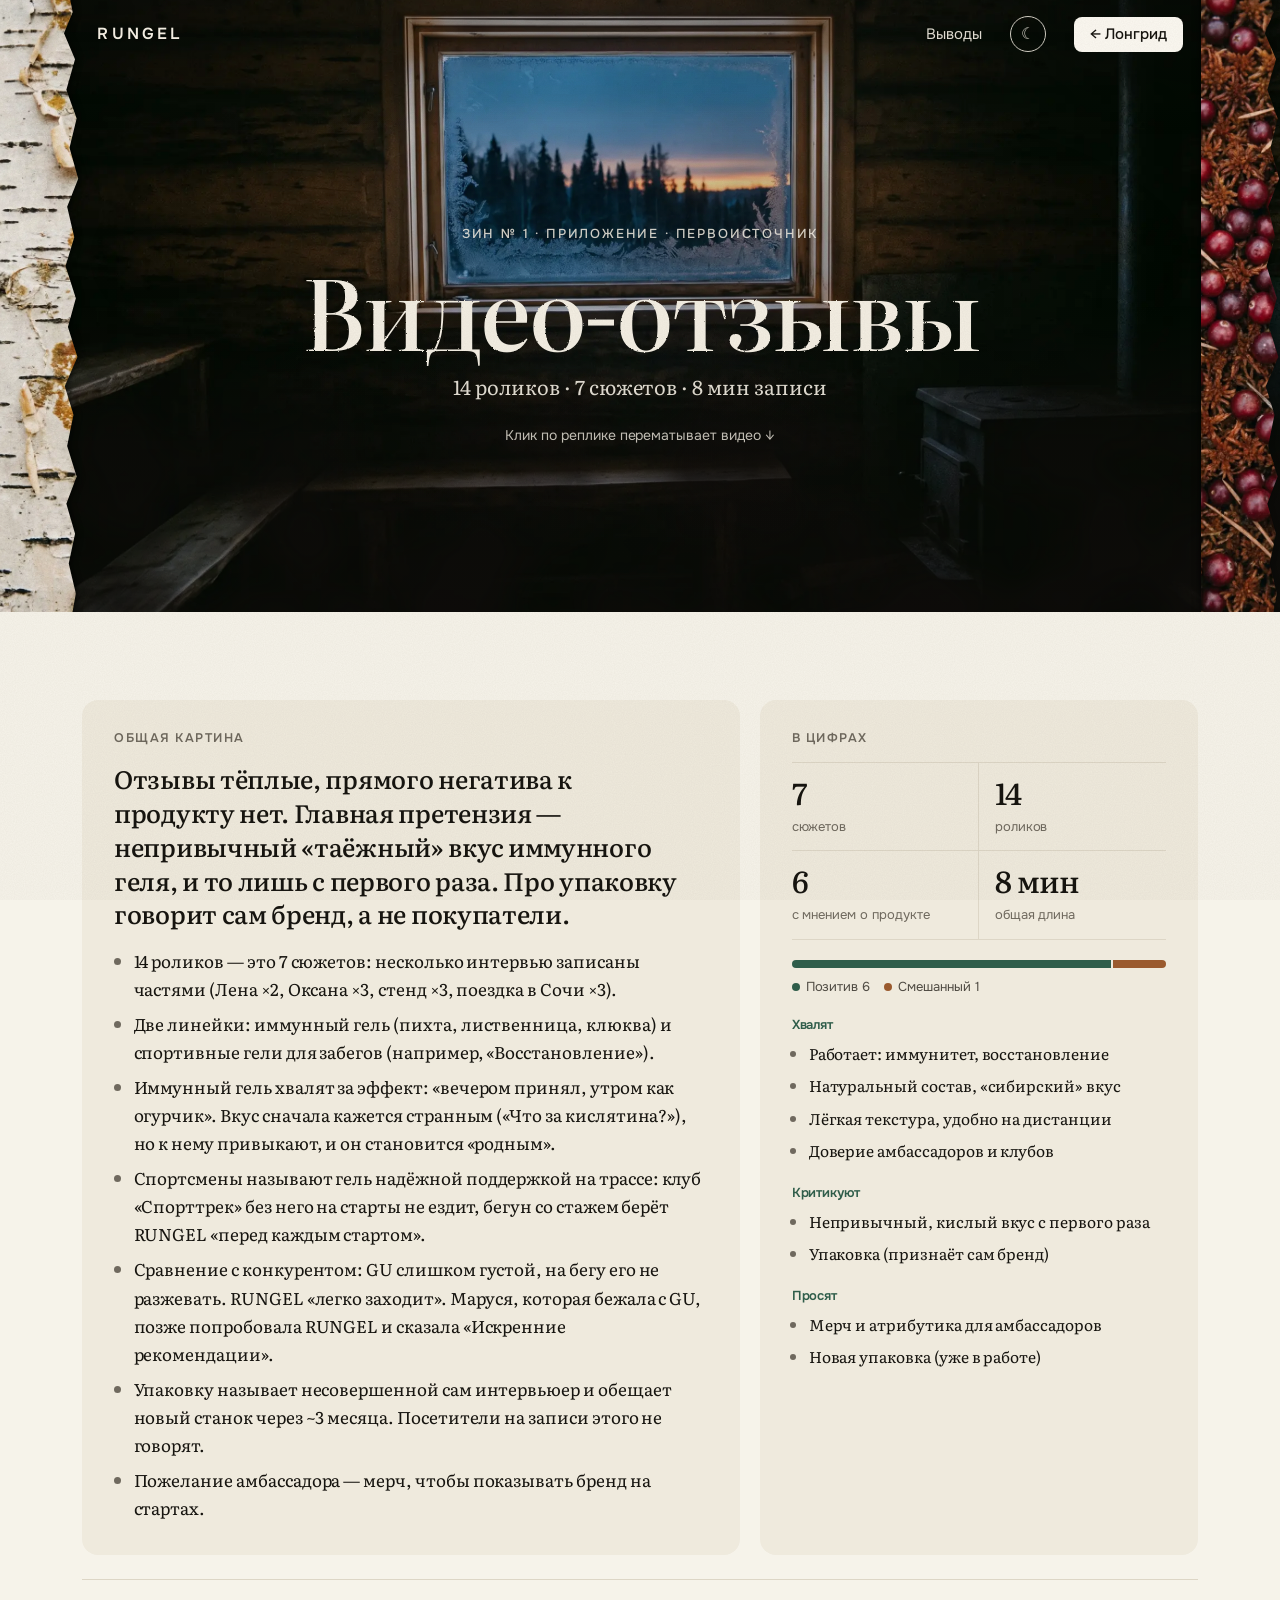
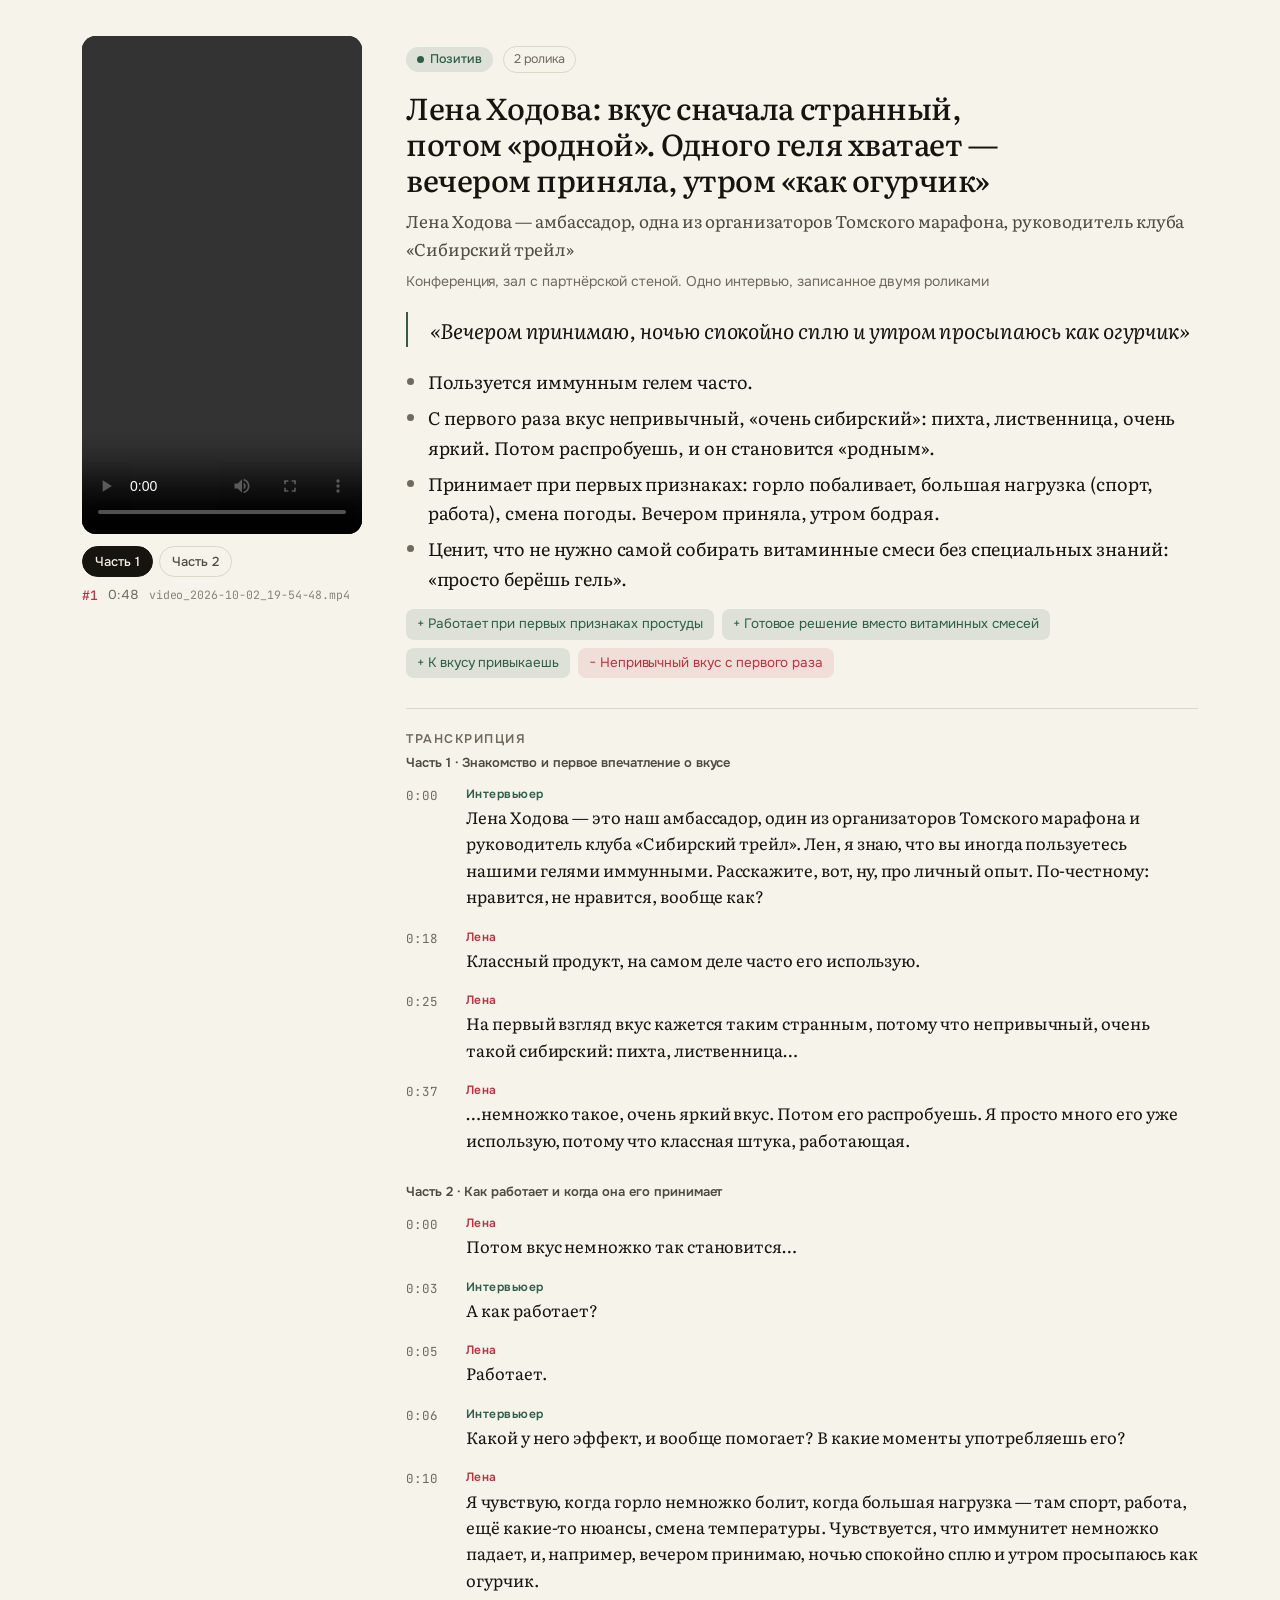
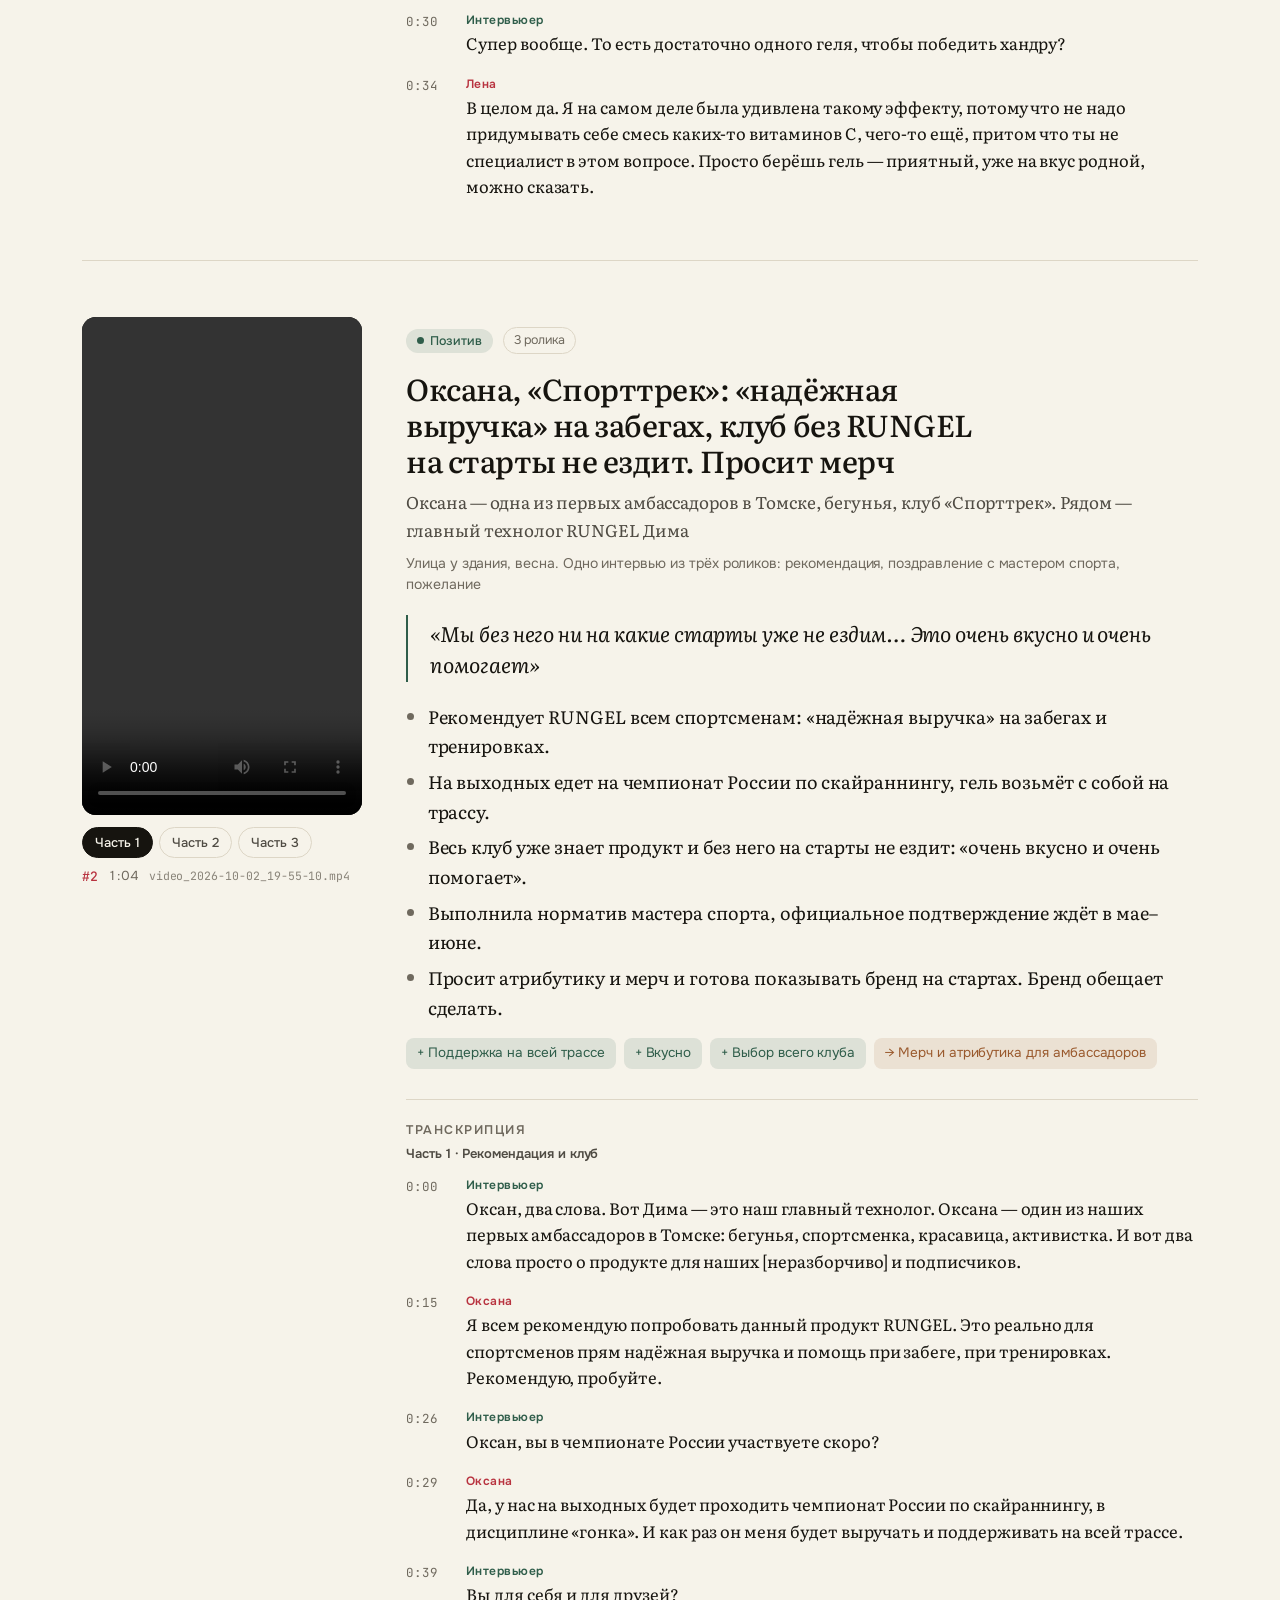
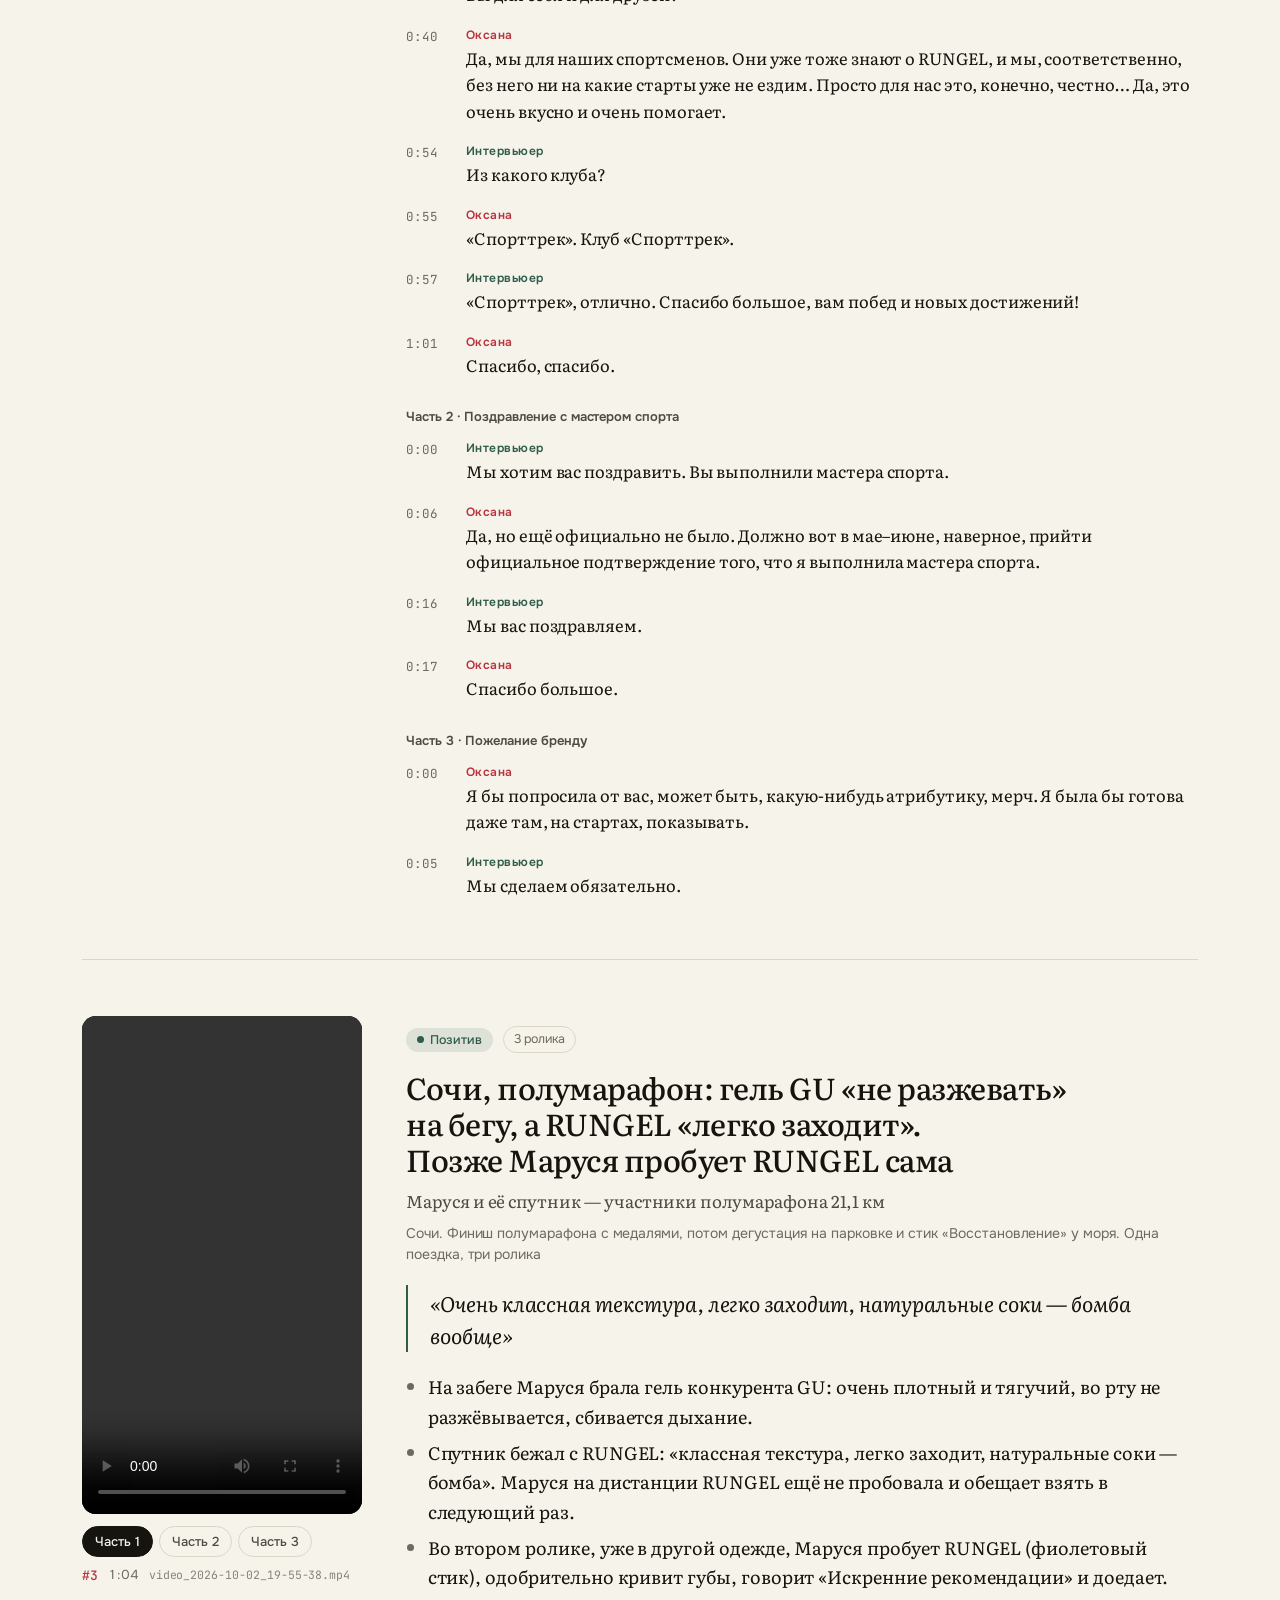
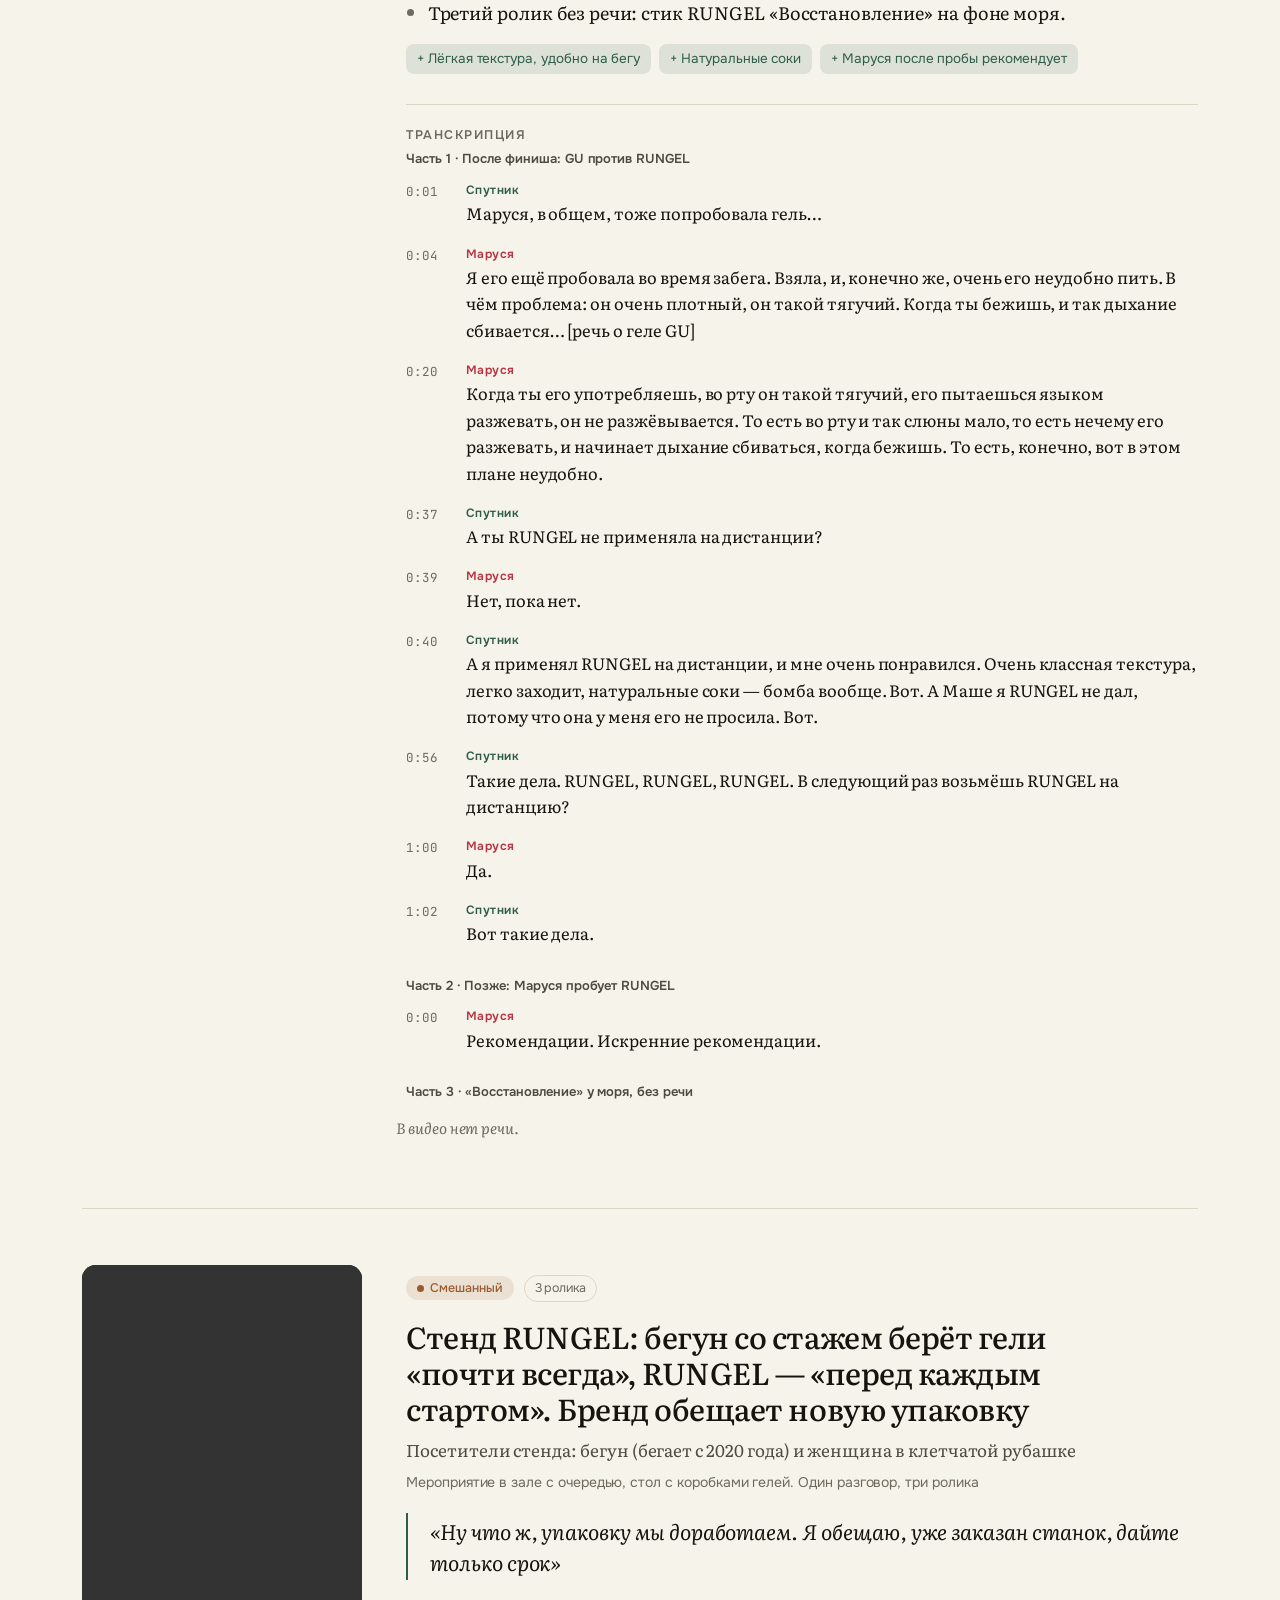
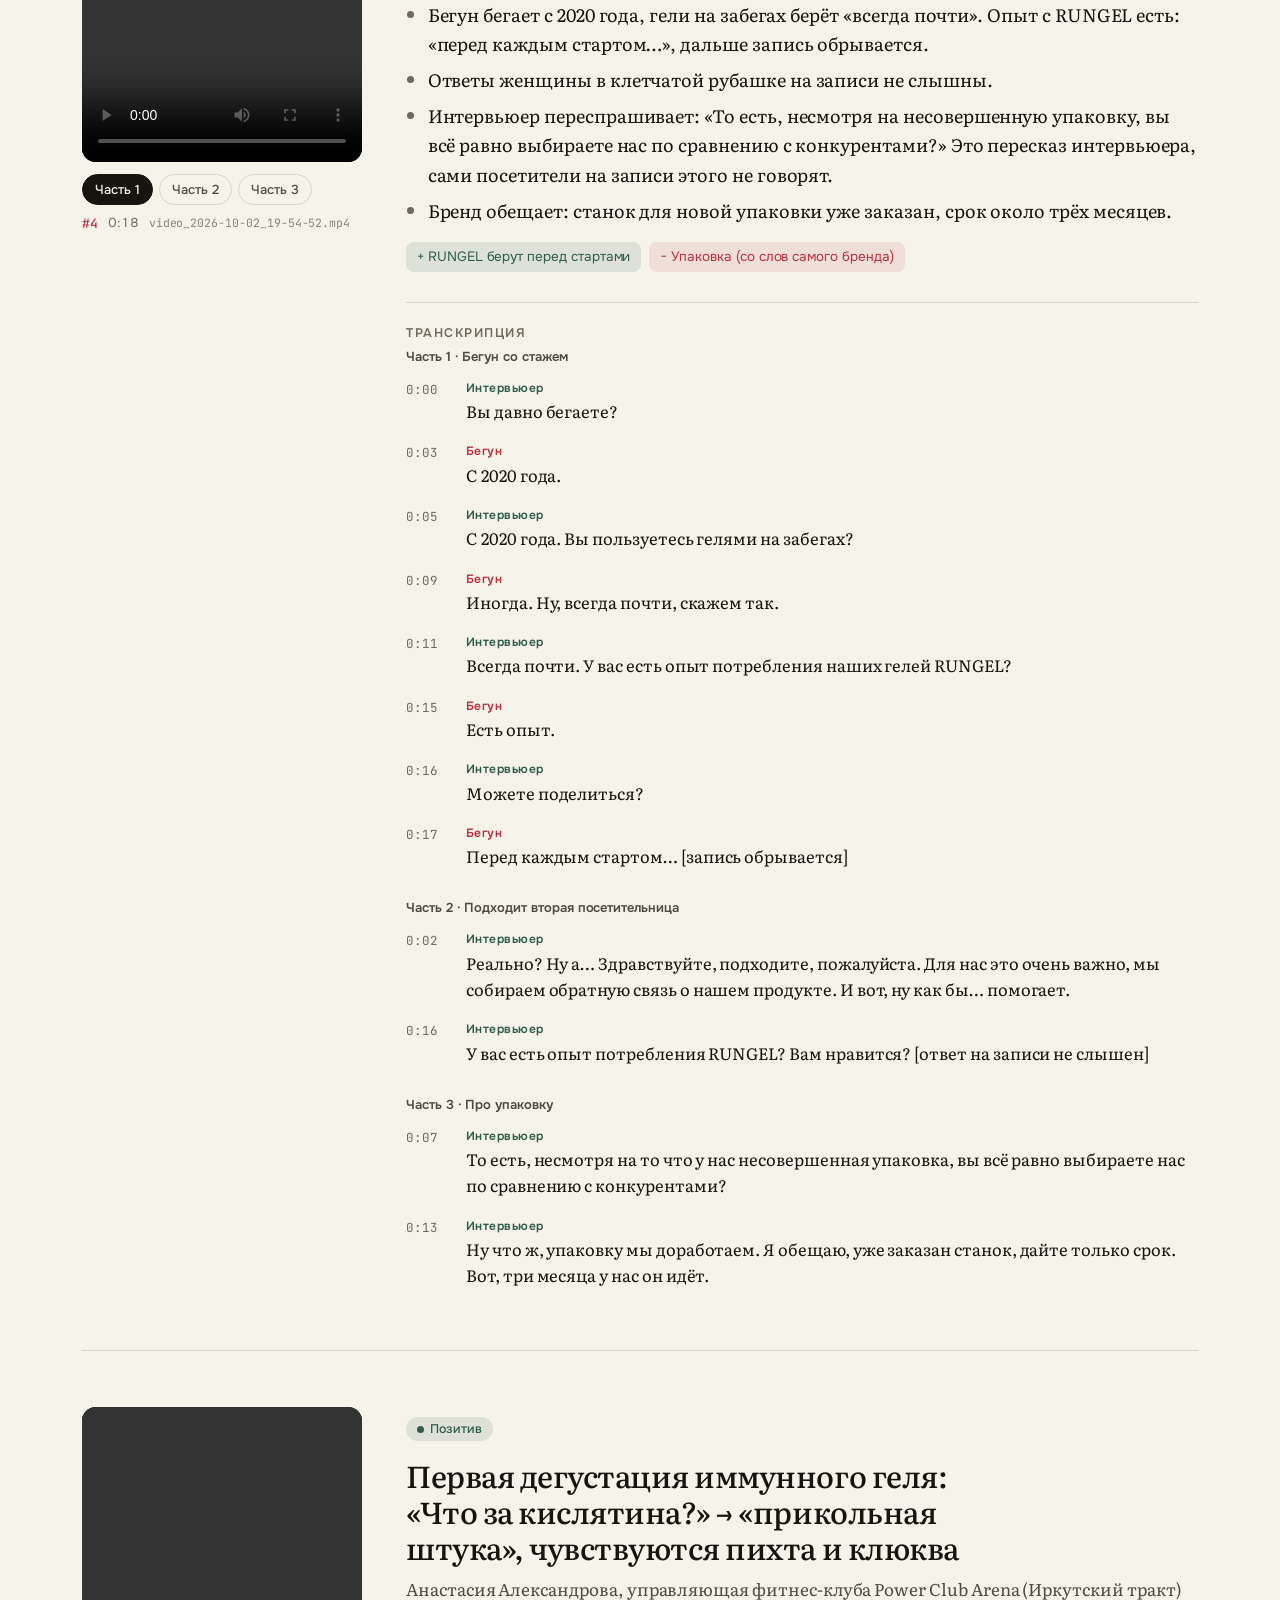
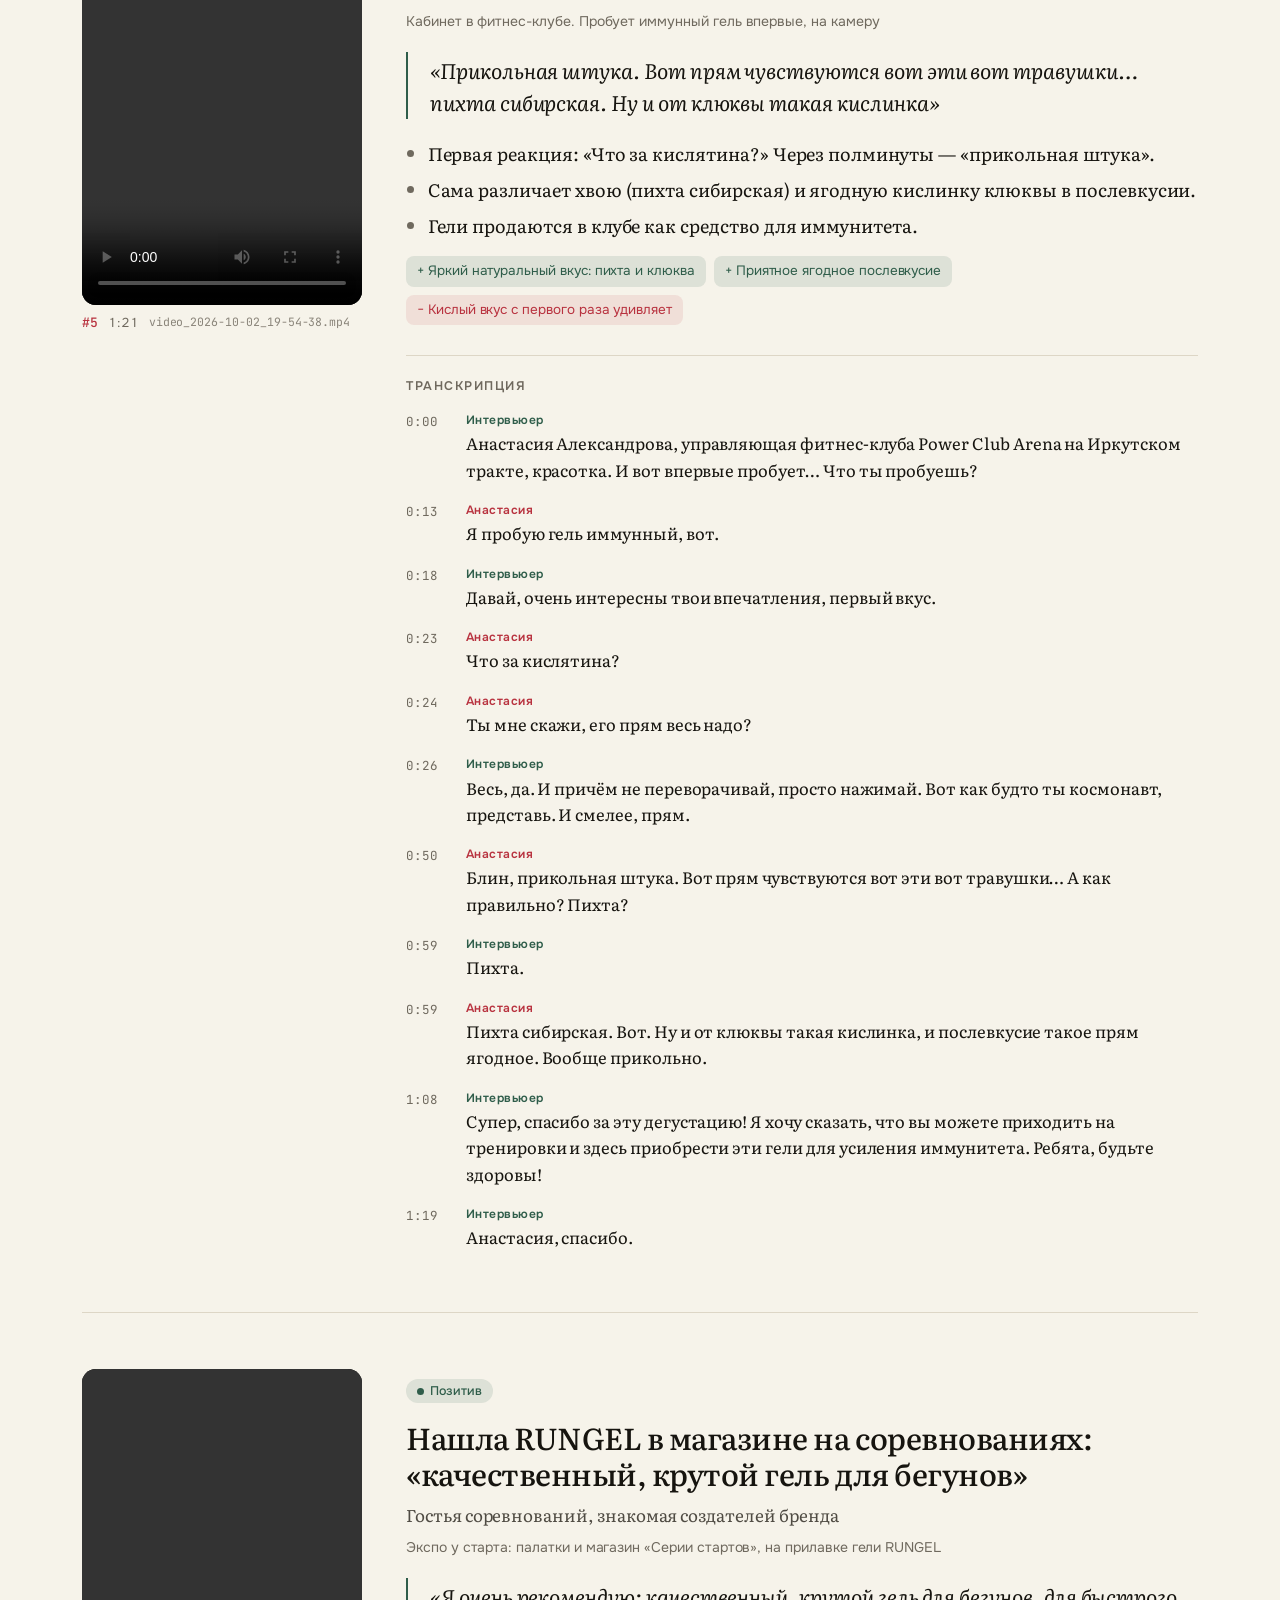
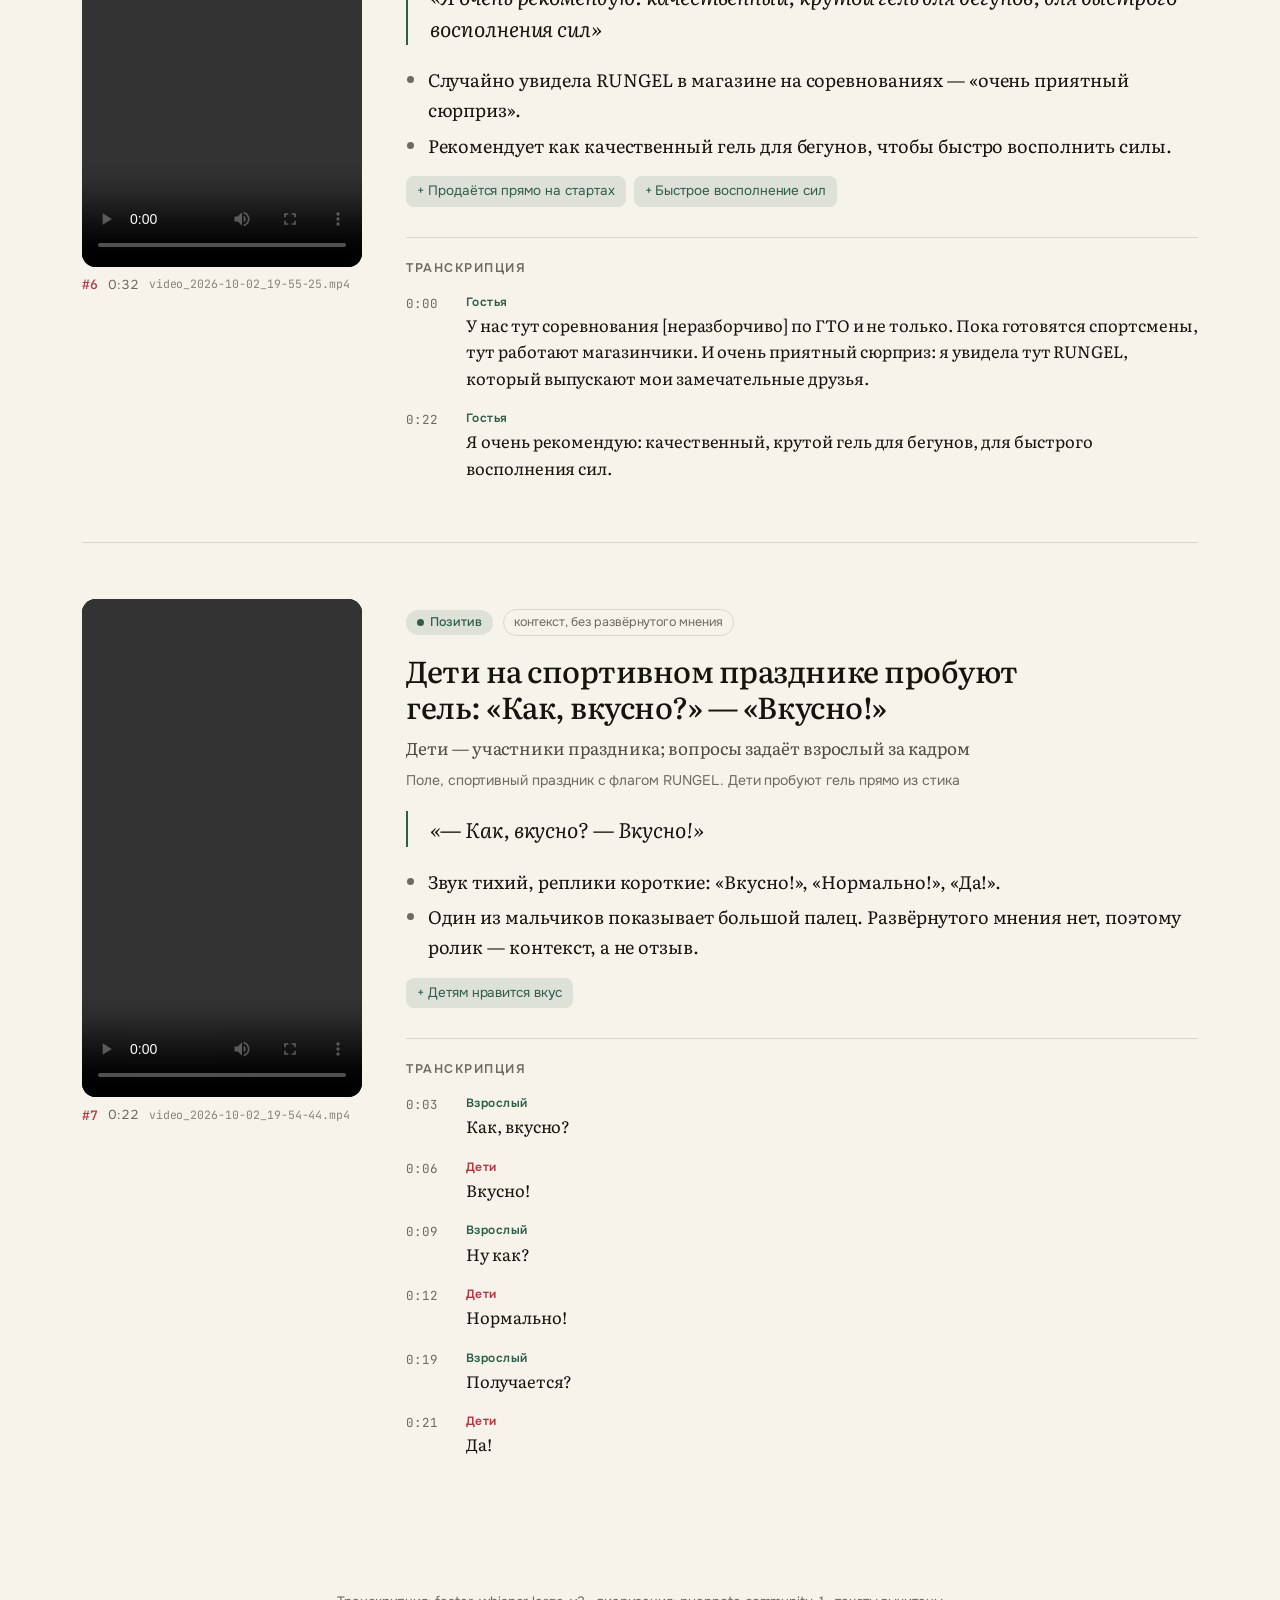
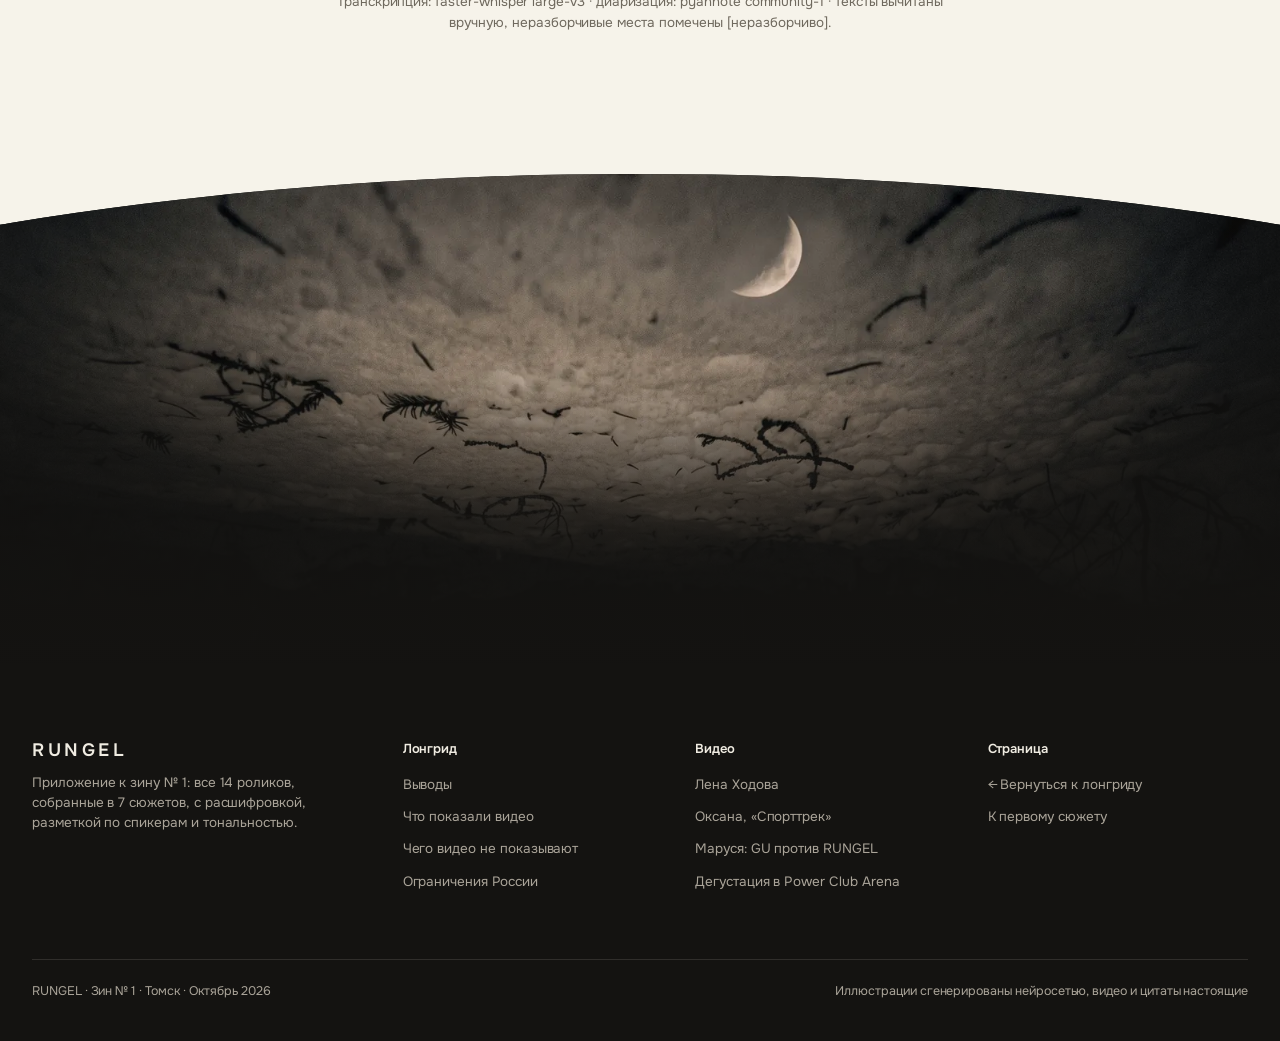
<file: reviews.html>
<!doctype html>
<html lang="ru">
<head>
<meta charset="utf-8">
<meta name="viewport" content="width=device-width, initial-scale=1">
<title>Видео-отзывы · RUNGEL</title>
<link rel="icon" href="data:image/svg+xml,%3Csvg xmlns=%27http://www.w3.org/2000/svg%27 viewBox=%270 0 32 32%27%3E%3Ccircle cx=%2713%27 cy=%2716%27 r=%2711%27 fill=%27%23b8323f%27/%3E%3Ccircle cx=%2719%27 cy=%2716%27 r=%2711%27 fill=%27%232f5d4a%27 style=%27mix-blend-mode:multiply%27/%3E%3C/svg%3E">
<script>try{var t=localStorage.getItem("rungel-theme");if(t==="light"||t==="dark")document.documentElement.dataset.theme=t}catch(e){}document.documentElement.classList.add("js")</script>
<link rel="preconnect" href="https://fonts.googleapis.com">
<link rel="preconnect" href="https://fonts.gstatic.com" crossorigin>
<link href="https://fonts.googleapis.com/css2?family=Literata:ital,opsz,wght@0,7..72,300..700;1,7..72,300..700&family=Onest:wght@400;500;600&family=JetBrains+Mono:wght@400;500&display=swap" rel="stylesheet">
<link rel="preload" as="image" href="assets/img/reviews-hero.webp" fetchpriority="high">
<link rel="stylesheet" href="assets/site.css?v=6">
<style>
:root{
  --pos:var(--fir); --pos-bg:var(--fir-t); --neg:var(--cran); --neg-bg:var(--cran-t);
  --mix:#9a5a2e; --mix-bg:rgba(154,90,46,.12); --neu:var(--ink-3); --neu-bg:rgba(111,105,94,.12);
  --spA:var(--fir); --spB:var(--cran); --spC:#9a5a2e;
}
@media (prefers-color-scheme: dark){ :root:not([data-theme="light"]){ --mix:#e0a274; --mix-bg:rgba(224,162,116,.14); --spC:#e0a274; --neu-bg:rgba(149,143,130,.16) } }
:root[data-theme="dark"]{ --mix:#e0a274; --mix-bg:rgba(224,162,116,.14); --spC:#e0a274; --neu-bg:rgba(149,143,130,.16) }

.hint{font:400 14px/1.4 var(--sans);opacity:.8;margin:26px 0 0}
.sub{font:400 clamp(17px,1.7vw,20px)/1.4 var(--serif);margin:18px 0 0;opacity:.92}

.wrap{max-width:1180px;margin:0 auto;padding:88px var(--gutter) 0}
h2{font:600 12.5px/1.3 var(--sans);letter-spacing:.12em;text-transform:uppercase;color:var(--ink-3);margin:0 0 16px}
.overview{display:grid;grid-template-columns:1.5fr 1fr;gap:20px;margin-bottom:24px}
.panel{background:var(--paper-2);border-radius:16px;padding:30px 32px 26px}
.headline{font:500 clamp(21px,2vw,25px)/1.35 var(--serif);letter-spacing:-.012em;margin:0 0 16px;text-wrap:balance}
.panel ul{margin:0;padding-left:1.15em;font-size:17px}
.panel li{margin:7px 0}
.panel li::marker{color:var(--ink-3)}
.stats{display:grid;grid-template-columns:repeat(2,1fr);gap:0;margin-bottom:20px;border-top:1px solid var(--line)}
.stat{padding:14px 0 12px;border-bottom:1px solid var(--line)}
.stat:nth-child(odd){padding-right:12px;border-right:1px solid var(--line)}
.stat:nth-child(even){padding-left:16px}
.stat b{display:block;font:500 30px/1.05 var(--serif);letter-spacing:-.02em}
.stat span{font:400 13px/1.3 var(--sans);color:var(--ink-3)}
.bar{display:flex;height:8px;overflow:hidden;margin:4px 0 10px;border-radius:99px;gap:2px}
.bar i{display:block}
.legend{display:flex;flex-wrap:wrap;gap:4px 14px;font:400 13px var(--sans);color:var(--ink-2)}
.legend span::before{content:"";display:inline-block;width:8px;height:8px;border-radius:50%;margin-right:6px;background:var(--c)}
.pc{display:grid;gap:14px;margin-top:22px}
.pc h3{font:600 13px/1.3 var(--sans);margin:0 0 4px;color:var(--fir)}
.pc ul{padding-left:1.1em;font-size:15.5px}

#list{margin-top:8px}
.card{display:grid;grid-template-columns:280px 1fr;gap:44px;padding:56px 0 52px;border-top:1px solid var(--line);scroll-margin-top:72px}
.card:target{border-top:2px solid var(--fir)}
.vid{position:sticky;top:84px;align-self:start}
.vid video{width:100%;aspect-ratio:9/16;background:#000;display:block;object-fit:contain;border-radius:14px}
.meta{display:flex;gap:10px;align-items:center;flex-wrap:wrap;font:400 13px/1.3 var(--sans);color:var(--ink-3);margin-top:10px}
.vid .meta span:last-child{font:400 11.5px/1.3 var(--mono);opacity:.8}
.vid .meta .num:first-child{font:500 13px/1 var(--mono);color:var(--cran)}
.num{font-variant-numeric:tabular-nums}
.badge{display:inline-flex;align-items:center;gap:6px;font:500 12.5px/1 var(--sans);padding:6px 11px;border-radius:999px;background:var(--b);color:var(--c)}
.badge::before{content:"";width:7px;height:7px;border-radius:50%;background:currentColor}
.kind{font:400 12.5px/1.2 var(--sans);border:1px solid var(--line);padding:5px 10px;border-radius:999px;color:var(--ink-3)}
.card h3{font:500 clamp(24px,2.4vw,30px)/1.2 var(--serif);letter-spacing:-.016em;margin:16px 0 10px;text-wrap:balance}
.who{color:var(--ink-2);font-size:17px;margin:0}
.ctx{color:var(--ink-3);font:400 14px/1.5 var(--sans);margin:8px 0 16px}
.quote{margin:20px 0;font:italic 400 clamp(19px,1.8vw,21px)/1.5 var(--serif);padding:2px 0 2px 22px;border-left:2px solid var(--fir)}
.points{margin:12px 0;padding-left:1.2em}
.points li{margin:6px 0}
.points li::marker{color:var(--ink-3)}
.pcm{display:flex;flex-wrap:wrap;gap:8px;margin:16px 0}
.pcm span{font:400 13.5px/1.35 var(--sans);padding:6px 11px;border-radius:8px}
.pcm .p{background:var(--pos-bg);color:var(--pos)}
.pcm .m{background:var(--neg-bg);color:var(--neg)}
.pcm .w{background:var(--mix-bg);color:var(--mix)}
.trh{font:600 12.5px/1.3 var(--sans);letter-spacing:.12em;text-transform:uppercase;color:var(--ink-3);margin:30px 0 8px;padding-top:22px;border-top:1px solid var(--line)}
.tr{margin:0 -10px}
.seg{display:grid;grid-template-columns:48px 1fr;gap:12px;padding:9px 10px;border-radius:8px;cursor:pointer;transition:background .15s}
.seg:hover{background:var(--paper-2)}
.seg.on{background:var(--fir-t)}
.seg time{font:400 12.5px/1.75 var(--mono);color:var(--ink-3);font-variant-numeric:tabular-nums}
.seg b{font:600 12px/1.6 var(--sans);letter-spacing:.04em;color:var(--sp);display:block}
.seg p{margin:0;font-size:16.5px;line-height:1.6}
.parts{display:flex;flex-wrap:wrap;gap:6px;margin-top:12px}
.part{font:500 13px/1 var(--sans);padding:8px 12px;border-radius:999px;border:1px solid var(--line);background:none;color:var(--ink-2);cursor:pointer;display:inline-flex;gap:7px;align-items:center}
.part span{font:400 11.5px/1 var(--mono);color:var(--ink-3)}
.part:hover{background:var(--paper-2)}
.part.on{background:var(--ink);color:var(--paper);border-color:var(--ink)}
.part.on span{color:inherit;opacity:.7}
.trp{font:600 13px/1.3 var(--sans);color:var(--ink-2);margin:22px 0 4px;padding:0 10px;scroll-margin-top:84px}
.trp:first-child{margin-top:4px}
.empty{color:var(--ink-3);font-style:italic;font-size:15px}
.method{max-width:var(--col);margin:72px auto 0;color:var(--ink-3);font:400 13.5px/1.6 var(--sans);text-align:center}

@media (max-width:860px){
  .overview{grid-template-columns:1fr}
  .card{grid-template-columns:1fr;gap:26px;padding:40px 0}
  .vid{position:relative;top:0;max-width:280px;width:100%;margin:0 auto}
  .panel{padding:24px 20px}
}
</style>
</head>
<body>
<a class="skip" href="#list">К видео</a>
<svg width="0" height="0" style="position:absolute" aria-hidden="true">
  <filter id="rough" x="-5%" y="-10%" width="110%" height="120%"><feTurbulence type="fractalNoise" baseFrequency=".9" numOctaves="2" seed="4" result="n"/><feDisplacementMap in="SourceGraphic" in2="n" scale="2" xChannelSelector="R" yChannelSelector="G" result="r"/><feGaussianBlur in="r" stdDeviation=".4"/></filter>
</svg>

<header class="site-head">
  <a class="wordmark" href="./">Rungel</a>
  <nav>
    <a class="hide-m" href="./#itog">Выводы</a>
    <button class="theme" id="theme" type="button" aria-label="Переключить тему">☾</button>
    <a class="btn" href="./">← Лонгрид</a>
  </nav>
</header>

<section class="hero short">
  <img class="hero-img" src="assets/img/reviews-hero.webp" alt="" fetchpriority="high">
  <div class="hero-shade"></div>
  <div class="strip l" aria-hidden="true"><img src="assets/img/strip-left.webp" alt=""></div>
  <div class="strip r" aria-hidden="true"><img src="assets/img/strip-right.webp" alt=""></div>
  <div class="hero-in">
    <p class="eyebrow">Зин № 1 · Приложение · Первоисточник</p>
    <h1 class="hero-title" style="font-size:clamp(40px,7.6vw,110px);white-space:nowrap">Видео-отзывы</h1>
    <p class="sub" id="sub"></p>
    <p class="hint">Клик по реплике перематывает видео ↓</p>
  </div>
</section>

<div class="wrap">
  <section class="overview">
    <div class="panel">
      <h2>Общая картина</h2>
      <p class="headline" id="headline"></p>
      <ul id="opoints"></ul>
    </div>
    <div class="panel">
      <h2>В цифрах</h2>
      <div class="stats" id="stats"></div>
      <div class="bar" id="bar"></div>
      <div class="legend" id="legend"></div>
      <div class="pc" id="pc"></div>
    </div>
  </section>

  <main id="list"></main>
  <p class="method">Транскрипция: faster-whisper large-v3 · диаризация: pyannote community-1 · тексты вычитаны вручную, неразборчивые места помечены [неразборчиво].</p>
</div>

<div class="prefoot" aria-hidden="true"><img src="assets/img/prefooter.webp" alt="" loading="lazy"></div>
<footer class="site-foot">
  <div class="cols">
    <div class="brand">
      <a class="wordmark" href="./">Rungel</a>
      <p class="about">Приложение к зину № 1: все 14 роликов, собранные в 7 сюжетов, с расшифровкой, разметкой по спикерам и тональностью.</p>
    </div>
    <div>
      <h4>Лонгрид</h4>
      <ul>
        <li><a href="./#itog">Выводы</a></li>
        <li><a href="./#p2">Что показали видео</a></li>
        <li><a href="./#p3">Чего видео не показывают</a></li>
        <li><a href="./#p7">Ограничения России</a></li>
      </ul>
    </div>
    <div>
      <h4>Видео</h4>
      <ul>
        <li><a href="#lena">Лена Ходова</a></li>
        <li><a href="#oksana">Оксана, «Спорттрек»</a></li>
        <li><a href="#sochi">Маруся: GU против RUNGEL</a></li>
        <li><a href="#anastasia">Дегустация в Power Club Arena</a></li>
      </ul>
    </div>
    <div>
      <h4>Страница</h4>
      <ul>
        <li><a href="./">← Вернуться к лонгриду</a></li>
        <li><a href="#list">К первому сюжету</a></li>
      </ul>
    </div>
  </div>
  <div class="base">
    <span>RUNGEL · Зин № 1 · Томск · Октябрь 2026</span>
    <span>Иллюстрации сгенерированы нейросетью, видео и цитаты настоящие</span>
  </div>
</footer>

<script>
const DATA = {"product": "RUNGEL", "overview": {"headline": "Отзывы тёплые, прямого негатива к продукту нет. Главная претензия — непривычный «таёжный» вкус иммунного геля, и то лишь с первого раза. Про упаковку говорит сам бренд, а не покупатели.", "points": ["14 роликов — это 7 сюжетов: несколько интервью записаны частями (Лена ×2, Оксана ×3, стенд ×3, поездка в Сочи ×3).", "Две линейки: иммунный гель (пихта, лиственница, клюква) и спортивные гели для забегов (например, «Восстановление»).", "Иммунный гель хвалят за эффект: «вечером принял, утром как огурчик». Вкус сначала кажется странным («Что за кислятина?»), но к нему привыкают, и он становится «родным».", "Спортсмены называют гель надёжной поддержкой на трассе: клуб «Спорттрек» без него на старты не ездит, бегун со стажем берёт RUNGEL «перед каждым стартом».", "Сравнение с конкурентом: GU слишком густой, на бегу его не разжевать. RUNGEL «легко заходит». Маруся, которая бежала с GU, позже попробовала RUNGEL и сказала «Искренние рекомендации».", "Упаковку называет несовершенной сам интервьюер и обещает новый станок через ~3 месяца. Посетители на записи этого не говорят.", "Пожелание амбассадора — мерч, чтобы показывать бренд на стартах."], "pros": ["Работает: иммунитет, восстановление", "Натуральный состав, «сибирский» вкус", "Лёгкая текстура, удобно на дистанции", "Доверие амбассадоров и клубов"], "cons": ["Непривычный, кислый вкус с первого раза", "Упаковка (признаёт сам бренд)"], "wishes": ["Мерч и атрибутика для амбассадоров", "Новая упаковка (уже в работе)"]}, "stories": [{"id": "lena", "kind": "review", "sentiment": "positive", "title": "Лена Ходова: вкус сначала странный, потом «родной». Одного геля хватает — вечером приняла, утром «как огурчик»", "who": "Лена Ходова — амбассадор, одна из организаторов Томского марафона, руководитель клуба «Сибирский трейл»", "context": "Конференция, зал с партнёрской стеной. Одно интервью, записанное двумя роликами", "points": ["Пользуется иммунным гелем часто.", "С первого раза вкус непривычный, «очень сибирский»: пихта, лиственница, очень яркий. Потом распробуешь, и он становится «родным».", "Принимает при первых признаках: горло побаливает, большая нагрузка (спорт, работа), смена погоды. Вечером приняла, утром бодрая.", "Ценит, что не нужно самой собирать витаминные смеси без специальных знаний: «просто берёшь гель»."], "pros": ["Работает при первых признаках простуды", "Готовое решение вместо витаминных смесей", "К вкусу привыкаешь"], "cons": ["Непривычный вкус с первого раза"], "quote": "Вечером принимаю, ночью спокойно сплю и утром просыпаюсь как огурчик", "tags": ["Амбассадор", "Иммунитет", "Эффект", "Вкус"], "speakers": {"I": "Интервьюер", "L": "Лена"}, "clips": [{"id": "video_2026-10-02_19-54-48", "note": "Знакомство и первое впечатление о вкусе", "segments": [{"s": 0.0, "e": 17.7, "sp": "I", "t": "Лена Ходова — это наш амбассадор, один из организаторов Томского марафона и руководитель клуба «Сибирский трейл». Лен, я знаю, что вы иногда пользуетесь нашими гелями иммунными. Расскажите, вот, ну, про личный опыт. По-честному: нравится, не нравится, вообще как?"}, {"s": 18.5, "e": 22.7, "sp": "L", "t": "Классный продукт, на самом деле часто его использую."}, {"s": 25.4, "e": 36.3, "sp": "L", "t": "На первый взгляд вкус кажется таким странным, потому что непривычный, очень такой сибирский: пихта, лиственница…"}, {"s": 37.9, "e": 48.5, "sp": "L", "t": "…немножко такое, очень яркий вкус. Потом его распробуешь. Я просто много его уже использую, потому что классная штука, работающая."}], "file": "media/video_2026-10-02_19-54-48.mp4", "duration": 48.6}, {"id": "video_2026-10-02_19-55-06", "note": "Как работает и когда она его принимает", "segments": [{"s": 0.0, "e": 3.4, "sp": "L", "t": "Потом вкус немножко так становится…"}, {"s": 3.4, "e": 4.2, "sp": "I", "t": "А как работает?"}, {"s": 5.1, "e": 5.7, "sp": "L", "t": "Работает."}, {"s": 6.4, "e": 10.0, "sp": "I", "t": "Какой у него эффект, и вообще помогает? В какие моменты употребляешь его?"}, {"s": 10.0, "e": 30.3, "sp": "L", "t": "Я чувствую, когда горло немножко болит, когда большая нагрузка — там спорт, работа, ещё какие-то нюансы, смена температуры. Чувствуется, что иммунитет немножко падает, и, например, вечером принимаю, ночью спокойно сплю и утром просыпаюсь как огурчик."}, {"s": 30.3, "e": 34.7, "sp": "I", "t": "Супер вообще. То есть достаточно одного геля, чтобы победить хандру?"}, {"s": 34.8, "e": 54.1, "sp": "L", "t": "В целом да. Я на самом деле была удивлена такому эффекту, потому что не надо придумывать себе смесь каких-то витаминов C, чего-то ещё, притом что ты не специалист в этом вопросе. Просто берёшь гель — приятный, уже на вкус родной, можно сказать."}], "file": "media/video_2026-10-02_19-55-06.mp4", "duration": 55.9}]}, {"id": "oksana", "kind": "review", "sentiment": "positive", "title": "Оксана, «Спорттрек»: «надёжная выручка» на забегах, клуб без RUNGEL на старты не ездит. Просит мерч", "who": "Оксана — одна из первых амбассадоров в Томске, бегунья, клуб «Спорттрек». Рядом — главный технолог RUNGEL Дима", "context": "Улица у здания, весна. Одно интервью из трёх роликов: рекомендация, поздравление с мастером спорта, пожелание", "points": ["Рекомендует RUNGEL всем спортсменам: «надёжная выручка» на забегах и тренировках.", "На выходных едет на чемпионат России по скайраннингу, гель возьмёт с собой на трассу.", "Весь клуб уже знает продукт и без него на старты не ездит: «очень вкусно и очень помогает».", "Выполнила норматив мастера спорта, официальное подтверждение ждёт в мае–июне.", "Просит атрибутику и мерч и готова показывать бренд на стартах. Бренд обещает сделать."], "pros": ["Поддержка на всей трассе", "Вкусно", "Выбор всего клуба"], "cons": [], "wishes": ["Мерч и атрибутика для амбассадоров"], "quote": "Мы без него ни на какие старты уже не ездим… Это очень вкусно и очень помогает", "tags": ["Амбассадор", "Спорт и забеги", "Эффект", "Вкус", "Мерч"], "speakers": {"I": "Интервьюер", "O": "Оксана"}, "clips": [{"id": "video_2026-10-02_19-55-10", "note": "Рекомендация и клуб", "segments": [{"s": 0.0, "e": 15.6, "sp": "I", "t": "Оксан, два слова. Вот Дима — это наш главный технолог. Оксана — один из наших первых амбассадоров в Томске: бегунья, спортсменка, красавица, активистка. И вот два слова просто о продукте для наших [неразборчиво] и подписчиков."}, {"s": 15.6, "e": 26.7, "sp": "O", "t": "Я всем рекомендую попробовать данный продукт RUNGEL. Это реально для спортсменов прям надёжная выручка и помощь при забеге, при тренировках. Рекомендую, пробуйте."}, {"s": 26.7, "e": 29.4, "sp": "I", "t": "Оксан, вы в чемпионате России участвуете скоро?"}, {"s": 29.4, "e": 39.0, "sp": "O", "t": "Да, у нас на выходных будет проходить чемпионат России по скайраннингу, в дисциплине «гонка». И как раз он меня будет выручать и поддерживать на всей трассе."}, {"s": 39.1, "e": 40.4, "sp": "I", "t": "Вы для себя и для друзей?"}, {"s": 40.6, "e": 54.3, "sp": "O", "t": "Да, мы для наших спортсменов. Они уже тоже знают о RUNGEL, и мы, соответственно, без него ни на какие старты уже не ездим. Просто для нас это, конечно, честно… Да, это очень вкусно и очень помогает."}, {"s": 54.4, "e": 55.2, "sp": "I", "t": "Из какого клуба?"}, {"s": 55.7, "e": 57.2, "sp": "O", "t": "«Спорттрек». Клуб «Спорттрек»."}, {"s": 57.2, "e": 61.9, "sp": "I", "t": "«Спорттрек», отлично. Спасибо большое, вам побед и новых достижений!"}, {"s": 61.9, "e": 62.9, "sp": "O", "t": "Спасибо, спасибо."}], "file": "media/video_2026-10-02_19-55-10.mp4", "duration": 64.0}, {"id": "video_2026-10-02_19-55-15", "note": "Поздравление с мастером спорта", "segments": [{"s": 0.0, "e": 6.0, "sp": "I", "t": "Мы хотим вас поздравить. Вы выполнили мастера спорта."}, {"s": 6.0, "e": 16.1, "sp": "O", "t": "Да, но ещё официально не было. Должно вот в мае–июне, наверное, прийти официальное подтверждение того, что я выполнила мастера спорта."}, {"s": 16.1, "e": 17.2, "sp": "I", "t": "Мы вас поздравляем."}, {"s": 17.2, "e": 18.5, "sp": "O", "t": "Спасибо большое."}], "file": "media/video_2026-10-02_19-55-15.mp4", "duration": 19.7}, {"id": "video_2026-10-02_19-55-20", "note": "Пожелание бренду", "segments": [{"s": 0.0, "e": 5.5, "sp": "O", "t": "Я бы попросила от вас, может быть, какую-нибудь атрибутику, мерч. Я была бы готова даже там, на стартах, показывать."}, {"s": 5.6, "e": 6.9, "sp": "I", "t": "Мы сделаем обязательно."}], "file": "media/video_2026-10-02_19-55-20.mp4", "duration": 7.4}]}, {"id": "sochi", "kind": "review", "sentiment": "positive", "title": "Сочи, полумарафон: гель GU «не разжевать» на бегу, а RUNGEL «легко заходит». Позже Маруся пробует RUNGEL сама", "who": "Маруся и её спутник — участники полумарафона 21,1 км", "context": "Сочи. Финиш полумарафона с медалями, потом дегустация на парковке и стик «Восстановление» у моря. Одна поездка, три ролика", "points": ["На забеге Маруся брала гель конкурента GU: очень плотный и тягучий, во рту не разжёвывается, сбивается дыхание.", "Спутник бежал с RUNGEL: «классная текстура, легко заходит, натуральные соки — бомба». Маруся на дистанции RUNGEL ещё не пробовала и обещает взять в следующий раз.", "Во втором ролике, уже в другой одежде, Маруся пробует RUNGEL (фиолетовый стик), одобрительно кривит губы, говорит «Искренние рекомендации» и доедает.", "Третий ролик без речи: стик RUNGEL «Восстановление» на фоне моря."], "pros": ["Лёгкая текстура, удобно на бегу", "Натуральные соки", "Маруся после пробы рекомендует"], "cons": [], "quote": "Очень классная текстура, легко заходит, натуральные соки — бомба вообще", "tags": ["Спорт и забеги", "Текстура", "Конкуренты", "Дегустация"], "speakers": {"S": "Спутник", "M": "Маруся"}, "clips": [{"id": "video_2026-10-02_19-55-38", "note": "После финиша: GU против RUNGEL", "segments": [{"s": 1.0, "e": 4.3, "sp": "S", "t": "Маруся, в общем, тоже попробовала гель…"}, {"s": 4.4, "e": 18.8, "sp": "M", "t": "Я его ещё пробовала во время забега. Взяла, и, конечно же, очень его неудобно пить. В чём проблема: он очень плотный, он такой тягучий. Когда ты бежишь, и так дыхание сбивается… [речь о геле GU]"}, {"s": 20.7, "e": 37.0, "sp": "M", "t": "Когда ты его употребляешь, во рту он такой тягучий, его пытаешься языком разжевать, он не разжёвывается. То есть во рту и так слюны мало, то есть нечему его разжевать, и начинает дыхание сбиваться, когда бежишь. То есть, конечно, вот в этом плане неудобно."}, {"s": 37.6, "e": 39.2, "sp": "S", "t": "А ты RUNGEL не применяла на дистанции?"}, {"s": 39.7, "e": 40.5, "sp": "M", "t": "Нет, пока нет."}, {"s": 40.7, "e": 53.6, "sp": "S", "t": "А я применял RUNGEL на дистанции, и мне очень понравился. Очень классная текстура, легко заходит, натуральные соки — бомба вообще. Вот. А Маше я RUNGEL не дал, потому что она у меня его не просила. Вот."}, {"s": 56.4, "e": 60.4, "sp": "S", "t": "Такие дела. RUNGEL, RUNGEL, RUNGEL. В следующий раз возьмёшь RUNGEL на дистанцию?"}, {"s": 60.7, "e": 61.1, "sp": "M", "t": "Да."}, {"s": 62.1, "e": 63.3, "sp": "S", "t": "Вот такие дела."}], "file": "media/video_2026-10-02_19-55-38.mp4", "duration": 64.2}, {"id": "video_2026-10-02_19-55-34", "note": "Позже: Маруся пробует RUNGEL", "segments": [{"s": 0.0, "e": 2.6, "sp": "M", "t": "Рекомендации. Искренние рекомендации."}], "file": "media/video_2026-10-02_19-55-34.mp4", "duration": 3.6}, {"id": "video_2026-10-02_19-55-30", "note": "«Восстановление» у моря, без речи", "segments": [], "file": "media/video_2026-10-02_19-55-30.mp4", "duration": 10.3}]}, {"id": "stand", "kind": "review", "sentiment": "mixed", "title": "Стенд RUNGEL: бегун со стажем берёт гели «почти всегда», RUNGEL — «перед каждым стартом». Бренд обещает новую упаковку", "who": "Посетители стенда: бегун (бегает с 2020 года) и женщина в клетчатой рубашке", "context": "Мероприятие в зале с очередью, стол с коробками гелей. Один разговор, три ролика", "points": ["Бегун бегает с 2020 года, гели на забегах берёт «всегда почти». Опыт с RUNGEL есть: «перед каждым стартом…», дальше запись обрывается.", "Ответы женщины в клетчатой рубашке на записи не слышны.", "Интервьюер переспрашивает: «То есть, несмотря на несовершенную упаковку, вы всё равно выбираете нас по сравнению с конкурентами?» Это пересказ интервьюера, сами посетители на записи этого не говорят.", "Бренд обещает: станок для новой упаковки уже заказан, срок около трёх месяцев."], "pros": ["RUNGEL берут перед стартами"], "cons": ["Упаковка (со слов самого бренда)"], "quote": "Ну что ж, упаковку мы доработаем. Я обещаю, уже заказан станок, дайте только срок", "tags": ["Мероприятие", "Упаковка", "Конкуренты", "Спорт и забеги"], "speakers": {"I": "Интервьюер", "R": "Бегун"}, "clips": [{"id": "video_2026-10-02_19-54-52", "note": "Бегун со стажем", "segments": [{"s": 0.9, "e": 2.6, "sp": "I", "t": "Вы давно бегаете?"}, {"s": 3.7, "e": 5.1, "sp": "R", "t": "С 2020 года."}, {"s": 5.2, "e": 8.9, "sp": "I", "t": "С 2020 года. Вы пользуетесь гелями на забегах?"}, {"s": 9.1, "e": 11.4, "sp": "R", "t": "Иногда. Ну, всегда почти, скажем так."}, {"s": 11.7, "e": 15.3, "sp": "I", "t": "Всегда почти. У вас есть опыт потребления наших гелей RUNGEL?"}, {"s": 15.4, "e": 15.9, "sp": "R", "t": "Есть опыт."}, {"s": 16.4, "e": 17.4, "sp": "I", "t": "Можете поделиться?"}, {"s": 17.5, "e": 18.4, "sp": "R", "t": "Перед каждым стартом… [запись обрывается]"}], "file": "media/video_2026-10-02_19-54-52.mp4", "duration": 18.5}, {"id": "video_2026-10-02_19-55-02", "note": "Подходит вторая посетительница", "segments": [{"s": 2.8, "e": 15.2, "sp": "I", "t": "Реально? Ну а… Здравствуйте, подходите, пожалуйста. Для нас это очень важно, мы собираем обратную связь о нашем продукте. И вот, ну как бы… помогает."}, {"s": 16.3, "e": 21.9, "sp": "I", "t": "У вас есть опыт потребления RUNGEL? Вам нравится? [ответ на записи не слышен]"}], "file": "media/video_2026-10-02_19-55-02.mp4", "duration": 24.1}, {"id": "video_2026-10-02_19-54-57", "note": "Про упаковку", "segments": [{"s": 7.6, "e": 12.8, "sp": "I", "t": "То есть, несмотря на то что у нас несовершенная упаковка, вы всё равно выбираете нас по сравнению с конкурентами?"}, {"s": 13.9, "e": 20.0, "sp": "I", "t": "Ну что ж, упаковку мы доработаем. Я обещаю, уже заказан станок, дайте только срок. Вот, три месяца у нас он идёт."}], "file": "media/video_2026-10-02_19-54-57.mp4", "duration": 21.1}]}, {"id": "anastasia", "kind": "review", "sentiment": "positive", "title": "Первая дегустация иммунного геля: «Что за кислятина?» → «прикольная штука», чувствуются пихта и клюква", "who": "Анастасия Александрова, управляющая фитнес-клуба Power Club Arena (Иркутский тракт)", "context": "Кабинет в фитнес-клубе. Пробует иммунный гель впервые, на камеру", "points": ["Первая реакция: «Что за кислятина?» Через полминуты — «прикольная штука».", "Сама различает хвою (пихта сибирская) и ягодную кислинку клюквы в послевкусии.", "Гели продаются в клубе как средство для иммунитета."], "pros": ["Яркий натуральный вкус: пихта и клюква", "Приятное ягодное послевкусие"], "cons": ["Кислый вкус с первого раза удивляет"], "quote": "Прикольная штука. Вот прям чувствуются вот эти вот травушки… пихта сибирская. Ну и от клюквы такая кислинка", "tags": ["Дегустация", "Вкус", "Иммунитет", "Фитнес-клуб"], "speakers": {"I": "Интервьюер", "A": "Анастасия"}, "clips": [{"id": "video_2026-10-02_19-54-38", "note": "", "segments": [{"s": 0.7, "e": 12.9, "sp": "I", "t": "Анастасия Александрова, управляющая фитнес-клуба Power Club Arena на Иркутском тракте, красотка. И вот впервые пробует… Что ты пробуешь?"}, {"s": 13.5, "e": 16.6, "sp": "A", "t": "Я пробую гель иммунный, вот."}, {"s": 18.1, "e": 21.6, "sp": "I", "t": "Давай, очень интересны твои впечатления, первый вкус."}, {"s": 23.0, "e": 24.1, "sp": "A", "t": "Что за кислятина?"}, {"s": 24.6, "e": 25.8, "sp": "A", "t": "Ты мне скажи, его прям весь надо?"}, {"s": 26.0, "e": 33.1, "sp": "I", "t": "Весь, да. И причём не переворачивай, просто нажимай. Вот как будто ты космонавт, представь. И смелее, прям."}, {"s": 50.5, "e": 59.0, "sp": "A", "t": "Блин, прикольная штука. Вот прям чувствуются вот эти вот травушки… А как правильно? Пихта?"}, {"s": 59.0, "e": 59.5, "sp": "I", "t": "Пихта."}, {"s": 59.8, "e": 66.8, "sp": "A", "t": "Пихта сибирская. Вот. Ну и от клюквы такая кислинка, и послевкусие такое прям ягодное. Вообще прикольно."}, {"s": 68.2, "e": 79.0, "sp": "I", "t": "Супер, спасибо за эту дегустацию! Я хочу сказать, что вы можете приходить на тренировки и здесь приобрести эти гели для усиления иммунитета. Ребята, будьте здоровы!"}, {"s": 79.0, "e": 80.6, "sp": "I", "t": "Анастасия, спасибо."}], "file": "media/video_2026-10-02_19-54-38.mp4", "duration": 81.8}]}, {"id": "shop", "kind": "review", "sentiment": "positive", "title": "Нашла RUNGEL в магазине на соревнованиях: «качественный, крутой гель для бегунов»", "who": "Гостья соревнований, знакомая создателей бренда", "context": "Экспо у старта: палатки и магазин «Серии стартов», на прилавке гели RUNGEL", "points": ["Случайно увидела RUNGEL в магазине на соревнованиях — «очень приятный сюрприз».", "Рекомендует как качественный гель для бегунов, чтобы быстро восполнить силы."], "pros": ["Продаётся прямо на стартах", "Быстрое восполнение сил"], "cons": [], "quote": "Я очень рекомендую: качественный, крутой гель для бегунов, для быстрого восполнения сил", "tags": ["Спорт и забеги", "Эффект", "Продажи на стартах"], "speakers": {"G": "Гостья"}, "clips": [{"id": "video_2026-10-02_19-55-25", "note": "", "segments": [{"s": 0.0, "e": 22.0, "sp": "G", "t": "У нас тут соревнования [неразборчиво] по ГТО и не только. Пока готовятся спортсмены, тут работают магазинчики. И очень приятный сюрприз: я увидела тут RUNGEL, который выпускают мои замечательные друзья."}, {"s": 22.0, "e": 31.0, "sp": "G", "t": "Я очень рекомендую: качественный, крутой гель для бегунов, для быстрого восполнения сил."}], "file": "media/video_2026-10-02_19-55-25.mp4", "duration": 32.3}]}, {"id": "kids", "kind": "context", "sentiment": "positive", "title": "Дети на спортивном празднике пробуют гель: «Как, вкусно?» — «Вкусно!»", "who": "Дети — участники праздника; вопросы задаёт взрослый за кадром", "context": "Поле, спортивный праздник с флагом RUNGEL. Дети пробуют гель прямо из стика", "points": ["Звук тихий, реплики короткие: «Вкусно!», «Нормально!», «Да!».", "Один из мальчиков показывает большой палец. Развёрнутого мнения нет, поэтому ролик — контекст, а не отзыв."], "pros": ["Детям нравится вкус"], "cons": [], "quote": "— Как, вкусно? — Вкусно!", "tags": ["Дегустация", "Вкус", "Дети", "Мероприятие"], "speakers": {"I": "Взрослый", "K": "Дети"}, "clips": [{"id": "video_2026-10-02_19-54-44", "note": "", "segments": [{"s": 3.0, "e": 4.6, "sp": "I", "t": "Как, вкусно?"}, {"s": 6.4, "e": 7.2, "sp": "K", "t": "Вкусно!"}, {"s": 9.7, "e": 11.2, "sp": "I", "t": "Ну как?"}, {"s": 12.2, "e": 13.0, "sp": "K", "t": "Нормально!"}, {"s": 19.7, "e": 20.6, "sp": "I", "t": "Получается?"}, {"s": 21.0, "e": 21.6, "sp": "K", "t": "Да!"}], "file": "media/video_2026-10-02_19-54-44.mp4", "duration": 22.6}]}]};
const SENT = {
  positive:{label:"Позитив", c:"--pos", b:"--pos-bg"},
  mixed:{label:"Смешанный", c:"--mix", b:"--mix-bg"},
  neutral:{label:"Нейтрально", c:"--neu", b:"--neu-bg"},
  negative:{label:"Негатив", c:"--neg", b:"--neg-bg"}
};
const SPC = ["--spA","--spB","--spC"];
const $ = s => document.querySelector(s);
const esc = s => String(s).replace(/[&<>"]/g, c => ({"&":"&amp;","<":"&lt;",">":"&gt;",'"':"&quot;"}[c]));
const fmt = t => { t = Math.floor(t); return Math.floor(t/60) + ":" + String(t%60).padStart(2,"0"); };

const R = DATA.stories;
const O = DATA.overview;
const clips = R.flatMap(r=>r.clips);
const total = clips.reduce((a,c)=>a+(c.duration||0),0);
const reviewsN = R.filter(r=>r.kind==="review").length;
$("#sub").textContent = `${clips.length} роликов · ${R.length} сюжетов · ${Math.round(total/60)} мин записи`;
$("#headline").textContent = O.headline;
$("#opoints").innerHTML = O.points.map(p=>`<li>${esc(p)}</li>`).join("");

const cnt = {}; R.forEach(r=>cnt[r.sentiment]=(cnt[r.sentiment]||0)+1);
$("#stats").innerHTML = [
  [R.length, "сюжетов"],
  [clips.length, "роликов"],
  [reviewsN, "с мнением о продукте"],
  [Math.round(total/60)+" мин", "общая длина"]
].map(([b,s])=>`<div class="stat"><b>${b}</b><span>${s}</span></div>`).join("");
const order = ["positive","mixed","neutral","negative"];
$("#bar").innerHTML = order.filter(k=>cnt[k]).map(k=>`<i style="width:${cnt[k]/R.length*100}%;background:var(${SENT[k].c})" title="${SENT[k].label}: ${cnt[k]}"></i>`).join("");
$("#legend").innerHTML = order.filter(k=>cnt[k]).map(k=>`<span style="--c:var(${SENT[k].c})">${SENT[k].label} ${cnt[k]}</span>`).join("");
const list = (t,a)=>a&&a.length?`<div><h3>${t}</h3><ul>${a.map(x=>`<li>${esc(x)}</li>`).join("")}</ul></div>`:"";
$("#pc").innerHTML = list("Хвалят", O.pros) + list("Критикуют", O.cons) + list("Просят", O.wishes);

/* cards: один сюжет — одна карточка, части переключаются вкладками */
function card(r, i){
  const S = SENT[r.sentiment];
  const spk = Object.keys(r.speakers||{});
  const many = r.clips.length > 1;
  const pcm = [...(r.pros||[]).map(x=>`<span class="p">+ ${esc(x)}</span>`), ...(r.cons||[]).map(x=>`<span class="m">− ${esc(x)}</span>`), ...(r.wishes||[]).map(x=>`<span class="w">→ ${esc(x)}</span>`)].join("");
  const tabs = many ? `<div class="parts" role="tablist">${r.clips.map((c,k)=>`<button type="button" class="part${k?"":" on"}" data-k="${k}" role="tab" aria-selected="${!k}">Часть ${k+1}</button>`).join("")}</div>` : "";
  const tr = r.clips.map((c,k)=>{
    const head = many ? `<h5 class="trp" id="${c.id}">Часть ${k+1}${c.note?` · ${esc(c.note)}`:""}</h5>` : `<span id="${c.id}"></span>`;
    const segs = c.segments.length ? c.segments.map(s=>{
      const color = SPC[spk.indexOf(s.sp)] || SPC[0];
      return `<div class="seg" data-k="${k}" data-s="${s.s}" data-e="${s.e}" style="--sp:var(${color})"><time>${fmt(s.s)}</time><div><b>${esc(r.speakers[s.sp]||s.sp)}</b><p>${esc(s.t)}</p></div></div>`;
    }).join("") : `<p class="empty" data-k="${k}">В видео нет речи.</p>`;
    return head + segs;
  }).join("");
  const c0 = r.clips[0];
  return `<article class="card ${r.kind}" id="${r.id}">
    <div class="vid">
      <video src="${esc(c0.file)}" controls preload="metadata" playsinline></video>
      ${tabs}
      <div class="meta"><span class="num">#${i+1}</span><span class="num dur">${fmt(c0.duration)}</span><span class="fn">${esc(c0.file.split("/").pop())}</span></div>
    </div>
    <div>
      <div class="meta"><span class="badge" style="--c:var(${S.c});--b:var(${S.b})">${S.label}</span>${many?`<span class="kind">${r.clips.length} ролика</span>`:""}${r.kind==="context"?`<span class="kind">контекст, без развёрнутого мнения</span>`:""}</div>
      <h3>${esc(r.title)}</h3>
      <p class="who">${esc(r.who)}</p>
      <p class="ctx">${esc(r.context)}</p>
      ${r.quote?`<blockquote class="quote">«${esc(r.quote)}»</blockquote>`:""}
      <ul class="points">${r.points.map(p=>`<li>${esc(p)}</li>`).join("")}</ul>
      ${pcm?`<div class="pcm">${pcm}</div>`:""}
      <h4 class="trh">Транскрипция</h4>
      <div class="tr">${tr}</div>
    </div>
  </article>`;
}
$("#list").innerHTML = R.map(card).join("");
function bind(){
  document.querySelectorAll(".card").forEach((c,i)=>{
    const r = R[i], v = c.querySelector("video"), segs = [...c.querySelectorAll(".seg")];
    const tabs = [...c.querySelectorAll(".part")];
    let cur = 0;
    const show = k => {
      if (k === cur) return;
      cur = k; const cl = r.clips[k];
      v.src = cl.file;
      c.querySelector(".dur").textContent = fmt(cl.duration);
      c.querySelector(".fn").textContent = cl.file.split("/").pop();
      tabs.forEach((t,j)=>{ t.classList.toggle("on", j===k); t.setAttribute("aria-selected", j===k); });
      segs.forEach(s=>s.classList.remove("on"));
    };
    tabs.forEach(t=>t.onclick=()=>show(+t.dataset.k));
    segs.forEach(s=>s.onclick=()=>{
      const k = +s.dataset.k, t = +s.dataset.s;
      if (k !== cur) { show(k); v.addEventListener("loadedmetadata", ()=>{ v.currentTime=t; v.play(); }, {once:true}); }
      else { v.currentTime=t; v.play(); }
    });
    v.addEventListener("play", ()=>document.querySelectorAll("video").forEach(o=>o!==v&&o.pause()));
    v.addEventListener("timeupdate", ()=>{
      const t = v.currentTime;
      segs.forEach(s=>s.classList.toggle("on", +s.dataset.k===cur && t>=+s.dataset.s && t<+s.dataset.e+0.3));
    });
    /* последняя часть доиграла — следующая */
    v.addEventListener("ended", ()=>{ if (cur < r.clips.length-1) { show(cur+1); v.addEventListener("loadedmetadata", ()=>v.play(), {once:true}); } });
  });
}
bind();
if (location.hash) { const t = document.getElementById(decodeURIComponent(location.hash.slice(1))); if (t) t.scrollIntoView(); }
</script>
<script src="assets/site.js?v=6"></script>
</body>
</html>
</file>
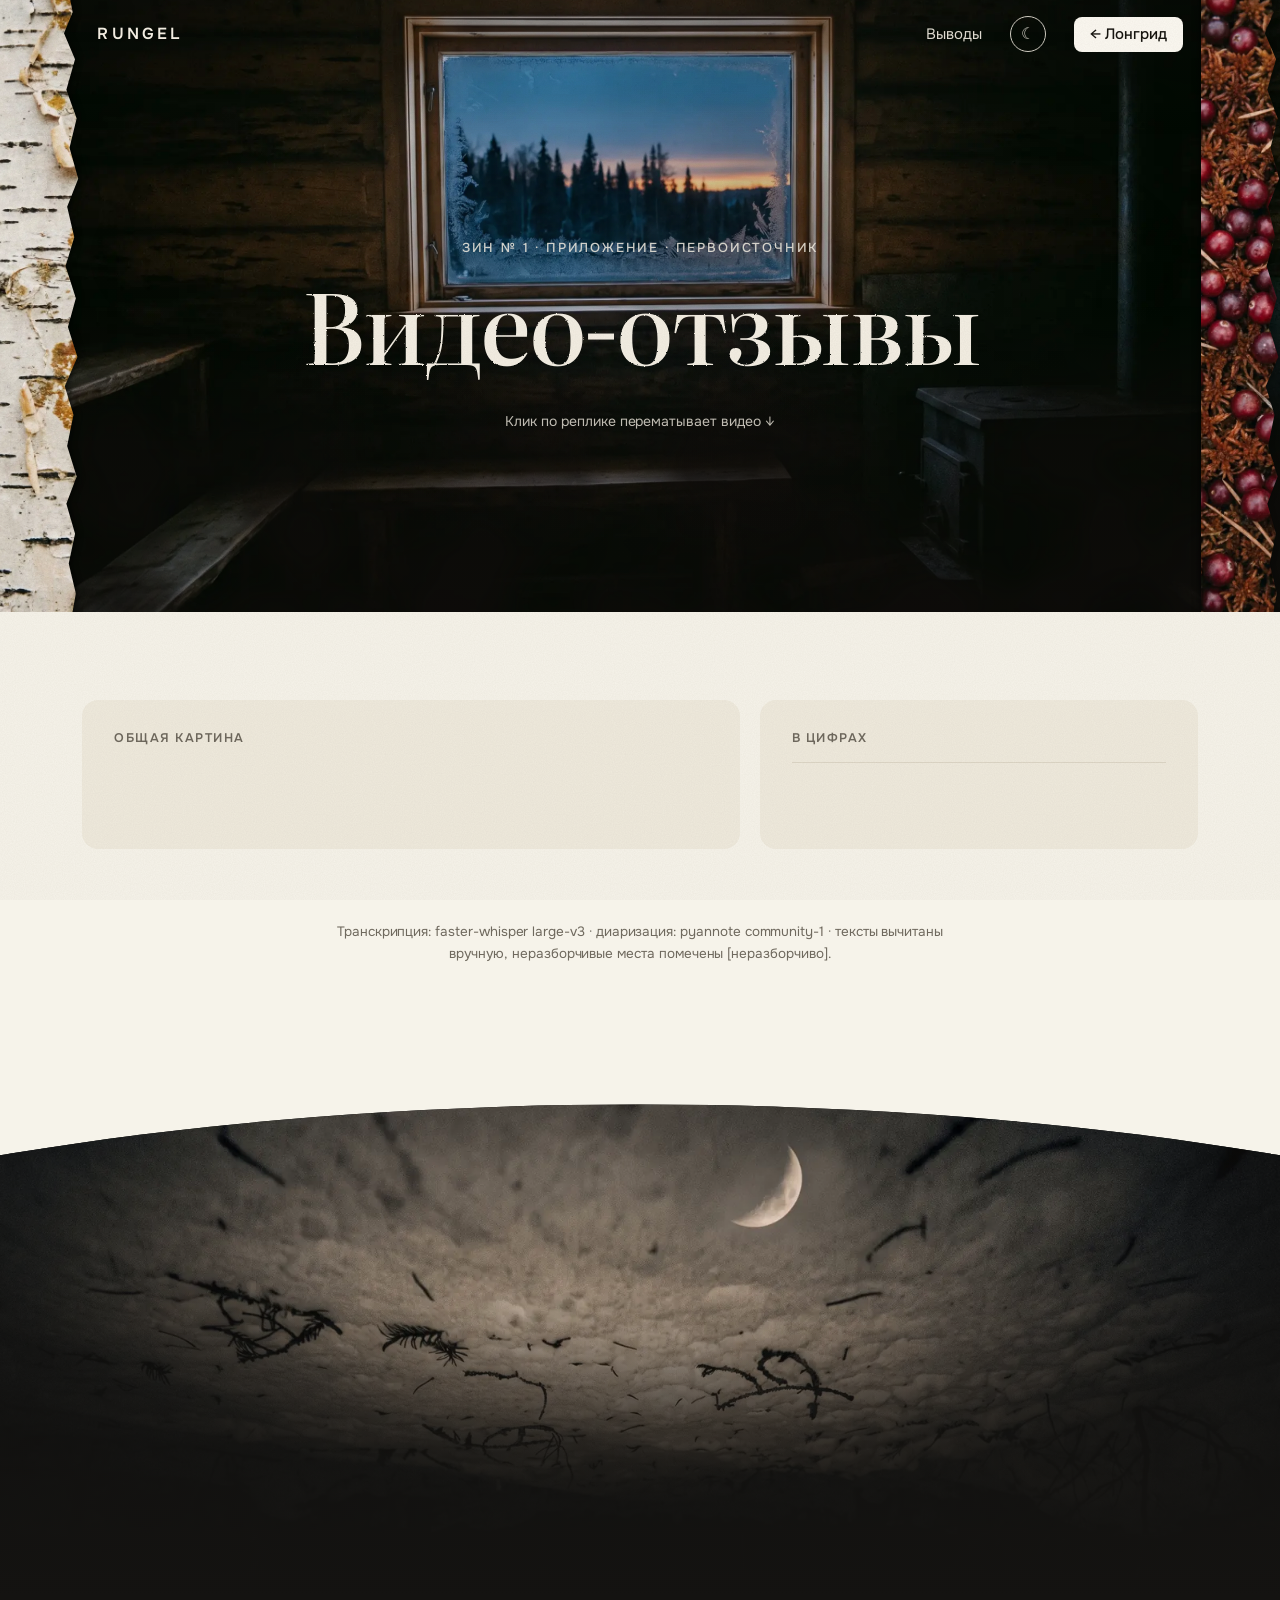
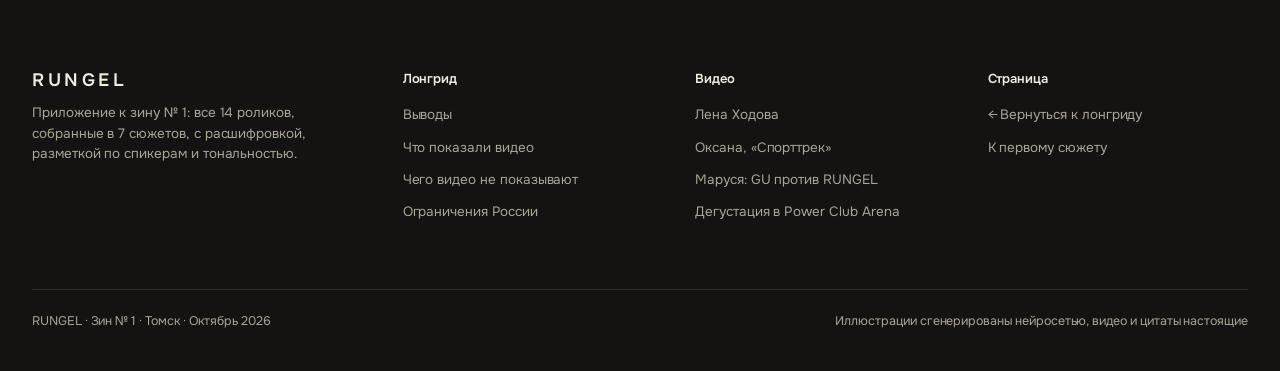
<file: template.html>
<!doctype html>
<html lang="ru">
<head>
<meta charset="utf-8">
<meta name="viewport" content="width=device-width, initial-scale=1">
<title>Видео-отзывы · RUNGEL</title>
<link rel="icon" href="data:image/svg+xml,%3Csvg xmlns=%27http://www.w3.org/2000/svg%27 viewBox=%270 0 32 32%27%3E%3Ccircle cx=%2713%27 cy=%2716%27 r=%2711%27 fill=%27%23b8323f%27/%3E%3Ccircle cx=%2719%27 cy=%2716%27 r=%2711%27 fill=%27%232f5d4a%27 style=%27mix-blend-mode:multiply%27/%3E%3C/svg%3E">
<script>try{var t=localStorage.getItem("rungel-theme");if(t==="light"||t==="dark")document.documentElement.dataset.theme=t}catch(e){}document.documentElement.classList.add("js")</script>
<link rel="preconnect" href="https://fonts.googleapis.com">
<link rel="preconnect" href="https://fonts.gstatic.com" crossorigin>
<link href="https://fonts.googleapis.com/css2?family=Literata:ital,opsz,wght@0,7..72,300..700;1,7..72,300..700&family=Onest:wght@400;500;600&family=JetBrains+Mono:wght@400;500&display=swap" rel="stylesheet">
<link rel="preload" as="image" href="assets/img/reviews-hero.webp" fetchpriority="high">
<link rel="stylesheet" href="assets/site.css?v=6">
<style>
:root{
  --pos:var(--fir); --pos-bg:var(--fir-t); --neg:var(--cran); --neg-bg:var(--cran-t);
  --mix:#9a5a2e; --mix-bg:rgba(154,90,46,.12); --neu:var(--ink-3); --neu-bg:rgba(111,105,94,.12);
  --spA:var(--fir); --spB:var(--cran); --spC:#9a5a2e;
}
@media (prefers-color-scheme: dark){ :root:not([data-theme="light"]){ --mix:#e0a274; --mix-bg:rgba(224,162,116,.14); --spC:#e0a274; --neu-bg:rgba(149,143,130,.16) } }
:root[data-theme="dark"]{ --mix:#e0a274; --mix-bg:rgba(224,162,116,.14); --spC:#e0a274; --neu-bg:rgba(149,143,130,.16) }

.hint{font:400 14px/1.4 var(--sans);opacity:.8;margin:26px 0 0}
.sub{font:400 clamp(17px,1.7vw,20px)/1.4 var(--serif);margin:18px 0 0;opacity:.92}

.wrap{max-width:1180px;margin:0 auto;padding:88px var(--gutter) 0}
h2{font:600 12.5px/1.3 var(--sans);letter-spacing:.12em;text-transform:uppercase;color:var(--ink-3);margin:0 0 16px}
.overview{display:grid;grid-template-columns:1.5fr 1fr;gap:20px;margin-bottom:24px}
.panel{background:var(--paper-2);border-radius:16px;padding:30px 32px 26px}
.headline{font:500 clamp(21px,2vw,25px)/1.35 var(--serif);letter-spacing:-.012em;margin:0 0 16px;text-wrap:balance}
.panel ul{margin:0;padding-left:1.15em;font-size:17px}
.panel li{margin:7px 0}
.panel li::marker{color:var(--ink-3)}
.stats{display:grid;grid-template-columns:repeat(2,1fr);gap:0;margin-bottom:20px;border-top:1px solid var(--line)}
.stat{padding:14px 0 12px;border-bottom:1px solid var(--line)}
.stat:nth-child(odd){padding-right:12px;border-right:1px solid var(--line)}
.stat:nth-child(even){padding-left:16px}
.stat b{display:block;font:500 30px/1.05 var(--serif);letter-spacing:-.02em}
.stat span{font:400 13px/1.3 var(--sans);color:var(--ink-3)}
.bar{display:flex;height:8px;overflow:hidden;margin:4px 0 10px;border-radius:99px;gap:2px}
.bar i{display:block}
.legend{display:flex;flex-wrap:wrap;gap:4px 14px;font:400 13px var(--sans);color:var(--ink-2)}
.legend span::before{content:"";display:inline-block;width:8px;height:8px;border-radius:50%;margin-right:6px;background:var(--c)}
.pc{display:grid;gap:14px;margin-top:22px}
.pc h3{font:600 13px/1.3 var(--sans);margin:0 0 4px;color:var(--fir)}
.pc ul{padding-left:1.1em;font-size:15.5px}

#list{margin-top:8px}
.card{display:grid;grid-template-columns:280px 1fr;gap:44px;padding:56px 0 52px;border-top:1px solid var(--line);scroll-margin-top:72px}
.card:target{border-top:2px solid var(--fir)}
.vid{position:sticky;top:84px;align-self:start}
.vid video{width:100%;aspect-ratio:9/16;background:#000;display:block;object-fit:contain;border-radius:14px}
.meta{display:flex;gap:10px;align-items:center;flex-wrap:wrap;font:400 13px/1.3 var(--sans);color:var(--ink-3);margin-top:10px}
.vid .meta span:last-child{font:400 11.5px/1.3 var(--mono);opacity:.8}
.vid .meta .num:first-child{font:500 13px/1 var(--mono);color:var(--cran)}
.num{font-variant-numeric:tabular-nums}
.badge{display:inline-flex;align-items:center;gap:6px;font:500 12.5px/1 var(--sans);padding:6px 11px;border-radius:999px;background:var(--b);color:var(--c)}
.badge::before{content:"";width:7px;height:7px;border-radius:50%;background:currentColor}
.kind{font:400 12.5px/1.2 var(--sans);border:1px solid var(--line);padding:5px 10px;border-radius:999px;color:var(--ink-3)}
.card h3{font:500 clamp(24px,2.4vw,30px)/1.2 var(--serif);letter-spacing:-.016em;margin:16px 0 10px;text-wrap:balance}
.who{color:var(--ink-2);font-size:17px;margin:0}
.ctx{color:var(--ink-3);font:400 14px/1.5 var(--sans);margin:8px 0 16px}
.quote{margin:20px 0;font:italic 400 clamp(19px,1.8vw,21px)/1.5 var(--serif);padding:2px 0 2px 22px;border-left:2px solid var(--fir)}
.points{margin:12px 0;padding-left:1.2em}
.points li{margin:6px 0}
.points li::marker{color:var(--ink-3)}
.pcm{display:flex;flex-wrap:wrap;gap:8px;margin:16px 0}
.pcm span{font:400 13.5px/1.35 var(--sans);padding:6px 11px;border-radius:8px}
.pcm .p{background:var(--pos-bg);color:var(--pos)}
.pcm .m{background:var(--neg-bg);color:var(--neg)}
.pcm .w{background:var(--mix-bg);color:var(--mix)}
.trh{font:600 12.5px/1.3 var(--sans);letter-spacing:.12em;text-transform:uppercase;color:var(--ink-3);margin:30px 0 8px;padding-top:22px;border-top:1px solid var(--line)}
.tr{margin:0 -10px}
.seg{display:grid;grid-template-columns:48px 1fr;gap:12px;padding:9px 10px;border-radius:8px;cursor:pointer;transition:background .15s}
.seg:hover{background:var(--paper-2)}
.seg.on{background:var(--fir-t)}
.seg time{font:400 12.5px/1.75 var(--mono);color:var(--ink-3);font-variant-numeric:tabular-nums}
.seg b{font:600 12px/1.6 var(--sans);letter-spacing:.04em;color:var(--sp);display:block}
.seg p{margin:0;font-size:16.5px;line-height:1.6}
.parts{display:flex;flex-wrap:wrap;gap:6px;margin-top:12px}
.part{font:500 13px/1 var(--sans);padding:8px 12px;border-radius:999px;border:1px solid var(--line);background:none;color:var(--ink-2);cursor:pointer;display:inline-flex;gap:7px;align-items:center}
.part span{font:400 11.5px/1 var(--mono);color:var(--ink-3)}
.part:hover{background:var(--paper-2)}
.part.on{background:var(--ink);color:var(--paper);border-color:var(--ink)}
.part.on span{color:inherit;opacity:.7}
.trp{font:600 13px/1.3 var(--sans);color:var(--ink-2);margin:22px 0 4px;padding:0 10px;scroll-margin-top:84px}
.trp:first-child{margin-top:4px}
.empty{color:var(--ink-3);font-style:italic;font-size:15px}
.method{max-width:var(--col);margin:72px auto 0;color:var(--ink-3);font:400 13.5px/1.6 var(--sans);text-align:center}

@media (max-width:860px){
  .overview{grid-template-columns:1fr}
  .card{grid-template-columns:1fr;gap:26px;padding:40px 0}
  .vid{position:relative;top:0;max-width:280px;width:100%;margin:0 auto}
  .panel{padding:24px 20px}
}
</style>
</head>
<body>
<a class="skip" href="#list">К видео</a>
<svg width="0" height="0" style="position:absolute" aria-hidden="true">
  <filter id="rough" x="-5%" y="-10%" width="110%" height="120%"><feTurbulence type="fractalNoise" baseFrequency=".9" numOctaves="2" seed="4" result="n"/><feDisplacementMap in="SourceGraphic" in2="n" scale="2" xChannelSelector="R" yChannelSelector="G" result="r"/><feGaussianBlur in="r" stdDeviation=".4"/></filter>
</svg>

<header class="site-head">
  <a class="wordmark" href="./">Rungel</a>
  <nav>
    <a class="hide-m" href="./#itog">Выводы</a>
    <button class="theme" id="theme" type="button" aria-label="Переключить тему">☾</button>
    <a class="btn" href="./">← Лонгрид</a>
  </nav>
</header>

<section class="hero short">
  <img class="hero-img" src="assets/img/reviews-hero.webp" alt="" fetchpriority="high">
  <div class="hero-shade"></div>
  <div class="strip l" aria-hidden="true"><img src="assets/img/strip-left.webp" alt=""></div>
  <div class="strip r" aria-hidden="true"><img src="assets/img/strip-right.webp" alt=""></div>
  <div class="hero-in">
    <p class="eyebrow">Зин № 1 · Приложение · Первоисточник</p>
    <h1 class="hero-title" style="font-size:clamp(40px,7.6vw,110px);white-space:nowrap">Видео-отзывы</h1>
    <p class="sub" id="sub"></p>
    <p class="hint">Клик по реплике перематывает видео ↓</p>
  </div>
</section>

<div class="wrap">
  <section class="overview">
    <div class="panel">
      <h2>Общая картина</h2>
      <p class="headline" id="headline"></p>
      <ul id="opoints"></ul>
    </div>
    <div class="panel">
      <h2>В цифрах</h2>
      <div class="stats" id="stats"></div>
      <div class="bar" id="bar"></div>
      <div class="legend" id="legend"></div>
      <div class="pc" id="pc"></div>
    </div>
  </section>

  <main id="list"></main>
  <p class="method">Транскрипция: faster-whisper large-v3 · диаризация: pyannote community-1 · тексты вычитаны вручную, неразборчивые места помечены [неразборчиво].</p>
</div>

<div class="prefoot" aria-hidden="true"><img src="assets/img/prefooter.webp" alt="" loading="lazy"></div>
<footer class="site-foot">
  <div class="cols">
    <div class="brand">
      <a class="wordmark" href="./">Rungel</a>
      <p class="about">Приложение к зину № 1: все 14 роликов, собранные в 7 сюжетов, с расшифровкой, разметкой по спикерам и тональностью.</p>
    </div>
    <div>
      <h4>Лонгрид</h4>
      <ul>
        <li><a href="./#itog">Выводы</a></li>
        <li><a href="./#p2">Что показали видео</a></li>
        <li><a href="./#p3">Чего видео не показывают</a></li>
        <li><a href="./#p7">Ограничения России</a></li>
      </ul>
    </div>
    <div>
      <h4>Видео</h4>
      <ul>
        <li><a href="#lena">Лена Ходова</a></li>
        <li><a href="#oksana">Оксана, «Спорттрек»</a></li>
        <li><a href="#sochi">Маруся: GU против RUNGEL</a></li>
        <li><a href="#anastasia">Дегустация в Power Club Arena</a></li>
      </ul>
    </div>
    <div>
      <h4>Страница</h4>
      <ul>
        <li><a href="./">← Вернуться к лонгриду</a></li>
        <li><a href="#list">К первому сюжету</a></li>
      </ul>
    </div>
  </div>
  <div class="base">
    <span>RUNGEL · Зин № 1 · Томск · Октябрь 2026</span>
    <span>Иллюстрации сгенерированы нейросетью, видео и цитаты настоящие</span>
  </div>
</footer>

<script>
const DATA = /*__DATA__*/null;
const SENT = {
  positive:{label:"Позитив", c:"--pos", b:"--pos-bg"},
  mixed:{label:"Смешанный", c:"--mix", b:"--mix-bg"},
  neutral:{label:"Нейтрально", c:"--neu", b:"--neu-bg"},
  negative:{label:"Негатив", c:"--neg", b:"--neg-bg"}
};
const SPC = ["--spA","--spB","--spC"];
const $ = s => document.querySelector(s);
const esc = s => String(s).replace(/[&<>"]/g, c => ({"&":"&amp;","<":"&lt;",">":"&gt;",'"':"&quot;"}[c]));
const fmt = t => { t = Math.floor(t); return Math.floor(t/60) + ":" + String(t%60).padStart(2,"0"); };

const R = DATA.stories;
const O = DATA.overview;
const clips = R.flatMap(r=>r.clips);
const total = clips.reduce((a,c)=>a+(c.duration||0),0);
const reviewsN = R.filter(r=>r.kind==="review").length;
$("#sub").textContent = `${clips.length} роликов · ${R.length} сюжетов · ${Math.round(total/60)} мин записи`;
$("#headline").textContent = O.headline;
$("#opoints").innerHTML = O.points.map(p=>`<li>${esc(p)}</li>`).join("");

const cnt = {}; R.forEach(r=>cnt[r.sentiment]=(cnt[r.sentiment]||0)+1);
$("#stats").innerHTML = [
  [R.length, "сюжетов"],
  [clips.length, "роликов"],
  [reviewsN, "с мнением о продукте"],
  [Math.round(total/60)+" мин", "общая длина"]
].map(([b,s])=>`<div class="stat"><b>${b}</b><span>${s}</span></div>`).join("");
const order = ["positive","mixed","neutral","negative"];
$("#bar").innerHTML = order.filter(k=>cnt[k]).map(k=>`<i style="width:${cnt[k]/R.length*100}%;background:var(${SENT[k].c})" title="${SENT[k].label}: ${cnt[k]}"></i>`).join("");
$("#legend").innerHTML = order.filter(k=>cnt[k]).map(k=>`<span style="--c:var(${SENT[k].c})">${SENT[k].label} ${cnt[k]}</span>`).join("");
const list = (t,a)=>a&&a.length?`<div><h3>${t}</h3><ul>${a.map(x=>`<li>${esc(x)}</li>`).join("")}</ul></div>`:"";
$("#pc").innerHTML = list("Хвалят", O.pros) + list("Критикуют", O.cons) + list("Просят", O.wishes);

/* cards: один сюжет — одна карточка, части переключаются вкладками */
function card(r, i){
  const S = SENT[r.sentiment];
  const spk = Object.keys(r.speakers||{});
  const many = r.clips.length > 1;
  const pcm = [...(r.pros||[]).map(x=>`<span class="p">+ ${esc(x)}</span>`), ...(r.cons||[]).map(x=>`<span class="m">− ${esc(x)}</span>`), ...(r.wishes||[]).map(x=>`<span class="w">→ ${esc(x)}</span>`)].join("");
  const tabs = many ? `<div class="parts" role="tablist">${r.clips.map((c,k)=>`<button type="button" class="part${k?"":" on"}" data-k="${k}" role="tab" aria-selected="${!k}">Часть ${k+1}</button>`).join("")}</div>` : "";
  const tr = r.clips.map((c,k)=>{
    const head = many ? `<h5 class="trp" id="${c.id}">Часть ${k+1}${c.note?` · ${esc(c.note)}`:""}</h5>` : `<span id="${c.id}"></span>`;
    const segs = c.segments.length ? c.segments.map(s=>{
      const color = SPC[spk.indexOf(s.sp)] || SPC[0];
      return `<div class="seg" data-k="${k}" data-s="${s.s}" data-e="${s.e}" style="--sp:var(${color})"><time>${fmt(s.s)}</time><div><b>${esc(r.speakers[s.sp]||s.sp)}</b><p>${esc(s.t)}</p></div></div>`;
    }).join("") : `<p class="empty" data-k="${k}">В видео нет речи.</p>`;
    return head + segs;
  }).join("");
  const c0 = r.clips[0];
  return `<article class="card ${r.kind}" id="${r.id}">
    <div class="vid">
      <video src="${esc(c0.file)}" controls preload="metadata" playsinline></video>
      ${tabs}
      <div class="meta"><span class="num">#${i+1}</span><span class="num dur">${fmt(c0.duration)}</span><span class="fn">${esc(c0.file.split("/").pop())}</span></div>
    </div>
    <div>
      <div class="meta"><span class="badge" style="--c:var(${S.c});--b:var(${S.b})">${S.label}</span>${many?`<span class="kind">${r.clips.length} ролика</span>`:""}${r.kind==="context"?`<span class="kind">контекст, без развёрнутого мнения</span>`:""}</div>
      <h3>${esc(r.title)}</h3>
      <p class="who">${esc(r.who)}</p>
      <p class="ctx">${esc(r.context)}</p>
      ${r.quote?`<blockquote class="quote">«${esc(r.quote)}»</blockquote>`:""}
      <ul class="points">${r.points.map(p=>`<li>${esc(p)}</li>`).join("")}</ul>
      ${pcm?`<div class="pcm">${pcm}</div>`:""}
      <h4 class="trh">Транскрипция</h4>
      <div class="tr">${tr}</div>
    </div>
  </article>`;
}
$("#list").innerHTML = R.map(card).join("");
function bind(){
  document.querySelectorAll(".card").forEach((c,i)=>{
    const r = R[i], v = c.querySelector("video"), segs = [...c.querySelectorAll(".seg")];
    const tabs = [...c.querySelectorAll(".part")];
    let cur = 0;
    const show = k => {
      if (k === cur) return;
      cur = k; const cl = r.clips[k];
      v.src = cl.file;
      c.querySelector(".dur").textContent = fmt(cl.duration);
      c.querySelector(".fn").textContent = cl.file.split("/").pop();
      tabs.forEach((t,j)=>{ t.classList.toggle("on", j===k); t.setAttribute("aria-selected", j===k); });
      segs.forEach(s=>s.classList.remove("on"));
    };
    tabs.forEach(t=>t.onclick=()=>show(+t.dataset.k));
    segs.forEach(s=>s.onclick=()=>{
      const k = +s.dataset.k, t = +s.dataset.s;
      if (k !== cur) { show(k); v.addEventListener("loadedmetadata", ()=>{ v.currentTime=t; v.play(); }, {once:true}); }
      else { v.currentTime=t; v.play(); }
    });
    v.addEventListener("play", ()=>document.querySelectorAll("video").forEach(o=>o!==v&&o.pause()));
    v.addEventListener("timeupdate", ()=>{
      const t = v.currentTime;
      segs.forEach(s=>s.classList.toggle("on", +s.dataset.k===cur && t>=+s.dataset.s && t<+s.dataset.e+0.3));
    });
    /* последняя часть доиграла — следующая */
    v.addEventListener("ended", ()=>{ if (cur < r.clips.length-1) { show(cur+1); v.addEventListener("loadedmetadata", ()=>v.play(), {once:true}); } });
  });
}
bind();
if (location.hash) { const t = document.getElementById(decodeURIComponent(location.hash.slice(1))); if (t) t.scrollIntoView(); }
</script>
<script src="assets/site.js?v=6"></script>
</body>
</html>
</file>
<file: assets/site.css>
/* RUNGEL — общий слой обеих страниц: токены, шрифты, зерно, шапка, hero, предподвал, подвал.
   Подача по мотивам anthropic.com: спокойная бумага, колонка для чтения, аналоговое зерно. */
:root{
  --paper:#f6f3ea; --paper-2:#efeadd; --paper-3:#e6dfcd;
  --ink:#16140f; --ink-2:#4f4b43; --ink-3:#6f695e; --line:#ddd6c6;
  --cran:#b8323f; --fir:#2f5d4a;
  --cran-t:rgba(184,50,63,.10); --fir-t:rgba(47,93,74,.12);
  --night:#141311; --night-2:#1e1c19; --on-night:#f0ece2; --on-night-2:#aaa499;
  --serif:"Literata",Georgia,"Times New Roman",serif;
  --sans:"Onest",system-ui,-apple-system,"Segoe UI",sans-serif;
  --mono:"JetBrains Mono",ui-monospace,Consolas,monospace;
  --grain:.16; --blend:multiply;
  --strip:clamp(44px,6.2vw,92px); --col:640px; --wide:880px; --page:1400px; --gutter:clamp(16px,4vw,32px);
  --ease:cubic-bezier(.165,.84,.44,1);
  color-scheme:light;
}
@media (prefers-color-scheme: dark){
  :root:not([data-theme="light"]){
    --paper:#141311; --paper-2:#1c1a17; --paper-3:#26231f;
    --ink:#efebe1; --ink-2:#c2bcaf; --ink-3:#958f82; --line:#2f2c27;
    --cran:#ec7383; --fir:#74bb9b;
    --cran-t:rgba(236,115,131,.13); --fir-t:rgba(116,187,155,.13);
    --grain:.22; --blend:screen; color-scheme:dark;
  }
}
:root[data-theme="dark"]{
  --paper:#141311; --paper-2:#1c1a17; --paper-3:#26231f;
  --ink:#efebe1; --ink-2:#c2bcaf; --ink-3:#958f82; --line:#2f2c27;
  --cran:#ec7383; --fir:#74bb9b;
  --cran-t:rgba(236,115,131,.13); --fir-t:rgba(116,187,155,.13);
  --grain:.22; --blend:screen; color-scheme:dark;
}

*{box-sizing:border-box}
html{-webkit-text-size-adjust:100%;overflow-x:clip;scroll-behavior:smooth}
body{margin:0;background:var(--paper);color:var(--ink);font:400 18px/1.65 var(--serif);letter-spacing:-.003em;
  font-feature-settings:"liga","lnum","pnum";font-optical-sizing:auto;text-rendering:optimizeLegibility;-webkit-font-smoothing:antialiased;overflow-x:hidden}
a{color:inherit}
img{max-width:100%}
::selection{background:var(--cran);color:var(--paper)}
:focus-visible{outline:2px solid var(--cran);outline-offset:3px;border-radius:4px}
.skip{position:absolute;left:-999px;top:8px;z-index:100;background:var(--ink);color:var(--paper);padding:8px 14px;border-radius:6px;font:14px var(--sans)}
.skip:focus{left:8px}

/* плёночное зерно поверх всего */
body::after{content:"";position:fixed;inset:0;pointer-events:none;z-index:90;opacity:var(--grain);mix-blend-mode:var(--blend);
  background:url("data:image/svg+xml,%3Csvg xmlns='http://www.w3.org/2000/svg' width='240' height='240'%3E%3Cfilter id='n'%3E%3CfeTurbulence type='fractalNoise' baseFrequency='.9' numOctaves='2' stitchTiles='stitch'/%3E%3CfeColorMatrix values='0 0 0 0 .4 0 0 0 0 .37 0 0 0 0 .32 0 0 0 .7 0'/%3E%3C/filter%3E%3Crect width='100%25' height='100%25' filter='url(%23n)'/%3E%3C/svg%3E")}
/* зерно на фотографиях */
.grainy{position:relative;isolation:isolate}
.grainy::after{content:"";position:absolute;inset:0;pointer-events:none;mix-blend-mode:overlay;opacity:.55;border-radius:inherit;
  background:url("data:image/svg+xml,%3Csvg xmlns='http://www.w3.org/2000/svg' width='200' height='200'%3E%3Cfilter id='n'%3E%3CfeTurbulence type='fractalNoise' baseFrequency='1.1' numOctaves='2' stitchTiles='stitch'/%3E%3C/filter%3E%3Crect width='100%25' height='100%25' filter='url(%23n)'/%3E%3C/svg%3E")}

/* ——— шапка ——— */
.site-head{position:fixed;top:0;left:0;right:0;z-index:80;display:flex;align-items:center;justify-content:space-between;gap:16px;
  padding:16px calc(var(--strip) + 18px);color:#f6f1e6;transition:background .35s var(--ease),color .35s var(--ease),box-shadow .35s var(--ease),padding .35s var(--ease)}
.site-head.solid{color:var(--ink);background:color-mix(in srgb,var(--paper) 88%,transparent);backdrop-filter:blur(10px) saturate(1.2);-webkit-backdrop-filter:blur(10px) saturate(1.2);
  box-shadow:0 1px 0 var(--line);padding-top:12px;padding-bottom:12px}
.wordmark{font:600 16px/1 var(--sans);letter-spacing:.2em;text-transform:uppercase;text-decoration:none;white-space:nowrap}
.site-head nav{display:flex;align-items:center;gap:clamp(12px,2.2vw,28px)}
.site-head nav a:not(.btn){font:400 15px/1.4 var(--sans);letter-spacing:-.0025em;text-decoration:none;opacity:.92}
.site-head nav a:not(.btn):hover{opacity:1;text-decoration:underline;text-underline-offset:4px;text-decoration-thickness:1px}
.btn{display:inline-flex;align-items:center;font:500 15px/1 var(--sans);text-decoration:none;padding:10px 16px;border-radius:8px;
  background:#fbf8f1;color:#16140f;white-space:nowrap;transition:background .2s,color .2s,transform .2s var(--ease)}
.btn:hover{transform:translateY(-1px)}
.site-head.solid .btn{background:var(--ink);color:var(--paper)}
.theme{width:36px;height:36px;display:grid;place-items:center;padding:0;border:1px solid currentColor;border-radius:50%;background:transparent;color:inherit;
  font:16px/1 var(--sans);cursor:pointer;opacity:.85;transition:opacity .2s,background .2s}
.theme:hover{opacity:1;background:color-mix(in srgb,currentColor 12%,transparent)}
.progress{position:absolute;left:0;bottom:0;height:2px;width:100%;background:var(--cran);transform-origin:0 50%;transform:scaleX(var(--p,0));opacity:0;transition:opacity .3s}
.site-head.solid .progress{opacity:1}

/* ——— hero ——— */
.hero{position:relative;min-height:100svh;display:grid;place-items:center;overflow:hidden;background:var(--night);color:#f3eee3;isolation:isolate}
.hero-img{position:absolute;inset:0;width:100%;height:100%;object-fit:cover;z-index:-3;transform:scale(1.04);animation:settle 2.4s var(--ease) both}
.hero-shade{position:absolute;inset:0;z-index:-2;pointer-events:none;
  background:radial-gradient(60% 40% at 50% 42%,rgba(14,12,10,.38),transparent 72%),radial-gradient(34% 26% at 50% 72%,rgba(14,12,10,.55),transparent 75%),linear-gradient(180deg,rgba(14,12,10,.35),transparent 22%,transparent 50%,rgba(14,12,10,.7) 72%,rgba(14,12,10,.92));
  --shade-mask:url("data:image/svg+xml,%3Csvg xmlns='http://www.w3.org/2000/svg' width='640' height='360'%3E%3Cfilter id='c'%3E%3CfeTurbulence type='fractalNoise' baseFrequency='.012' numOctaves='3'/%3E%3CfeColorMatrix values='0 0 0 0 0 0 0 0 0 0 0 0 0 0 0 0 0 0 -1.6 1.6'/%3E%3C/filter%3E%3Crect width='100%25' height='100%25' filter='url(%23c)'/%3E%3C/svg%3E");
  -webkit-mask:var(--shade-mask) center/cover;mask:var(--shade-mask) center/cover}
/* рваные бумажные полосы по краям */
.strip{position:absolute;top:-2%;bottom:-2%;width:var(--strip);z-index:-1;filter:drop-shadow(2px 0 3px rgba(0,0,0,.55))}
.strip.l{left:0}
.strip.r{right:0;transform:scaleX(-1)}
.strip img{width:100%;height:100%;object-fit:cover;display:block;
  -webkit-mask:url("data:image/svg+xml,%3Csvg xmlns='http://www.w3.org/2000/svg' viewBox='0 0 100 1000' preserveAspectRatio='none'%3E%3Cpath d='M0 0H86L92 38 81 71 95 112 84 160 97 205 88 251 99 300 85 344 94 392 83 437 96 488 86 533 98 580 82 626 93 671 85 720 97 768 84 811 95 858 87 905 96 952 89 1000H0Z'/%3E%3C/svg%3E") 0 0/100% 100% no-repeat;
          mask:url("data:image/svg+xml,%3Csvg xmlns='http://www.w3.org/2000/svg' viewBox='0 0 100 1000' preserveAspectRatio='none'%3E%3Cpath d='M0 0H86L92 38 81 71 95 112 84 160 97 205 88 251 99 300 85 344 94 392 83 437 96 488 86 533 98 580 82 626 93 671 85 720 97 768 84 811 95 858 87 905 96 952 89 1000H0Z'/%3E%3C/svg%3E") 0 0/100% 100% no-repeat}
.strip.r img{transform:scaleX(-1)}
.hero-in{width:min(100%,1000px);padding:140px calc(var(--gutter) + var(--strip)) 90px;text-align:center;display:grid;justify-items:center}
.eyebrow{font:500 13px/1.3 var(--sans);letter-spacing:.14em;text-transform:uppercase;opacity:.86;margin:0}
.hero-title{font:500 clamp(68px,12.5vw,184px)/.92 var(--serif);letter-spacing:-.025em;margin:22px 0 0;filter:url(#rough);text-shadow:0 2px 30px rgba(0,0,0,.25)}
.hero-dek{font:400 clamp(19px,2vw,24px)/1.35 var(--serif);margin:22px 0 0;max-width:24em;opacity:.92;text-wrap:balance}
.toc{list-style:none;margin:56px 0 0;padding:0;width:min(420px,100%);counter-reset:t;text-align:left}
.toc li{counter-increment:t;margin:0}
.toc a{display:flex;align-items:baseline;gap:10px;padding:5px 0;text-decoration:none;font:400 15px/1.35 var(--serif);opacity:.92;text-shadow:0 1px 12px rgba(0,0,0,.6);transition:opacity .2s}
.toc a::before{content:"(" counter(t) ")";font:500 12px/1 var(--mono);opacity:.75;flex:none}
.toc a::after{content:"";order:1;flex:1;border-bottom:1px solid rgba(243,238,227,.28);transform:translateY(-4px);min-width:24px}
.toc a span{order:2;text-align:right}
.toc a:hover{opacity:1}
.toc a:hover::after{border-color:rgba(243,238,227,.7)}
.hero.short{min-height:68svh}
.hero.short .hero-in{padding-top:130px;padding-bottom:70px}
@keyframes settle{from{transform:scale(1.1);opacity:.4}}

/* ——— интро первого экрана (только главная): коллаж из двух полос и узкого неба между ними,
   через секунду полосы разъезжаются к краям и проявляется заголовок. Как в anthropic.com/claude-opus-5-5 ——— */
.hero.stage .strip{width:var(--strip);transition:width 1.7s cubic-bezier(.7,0,.2,1)}
.hero.stage .strip img{
  -webkit-mask:linear-gradient(#000,#000) 0 0/calc(100% - var(--tw) * .8) 100% no-repeat,var(--tear) 100% 0/var(--tw) 100% no-repeat;
          mask:linear-gradient(#000,#000) 0 0/calc(100% - var(--tw) * .8) 100% no-repeat,var(--tear) 100% 0/var(--tw) 100% no-repeat}
.hero.stage .strip.r img{
  -webkit-mask:linear-gradient(#000,#000) 100% 0/calc(100% - var(--tw) * .8) 100% no-repeat,var(--tear-l) 0 0/var(--tw) 100% no-repeat;
          mask:linear-gradient(#000,#000) 100% 0/calc(100% - var(--tw) * .8) 100% no-repeat,var(--tear-l) 0 0/var(--tw) 100% no-repeat}
.hero.stage{--tw:clamp(40px,8vw,120px);--tear-l:url("data:image/svg+xml,%3Csvg xmlns='http://www.w3.org/2000/svg' viewBox='0 0 100 1000' preserveAspectRatio='none'%3E%3Cpath d='M100 0H14L8 38 19 71 5 112 16 160 3 205 12 251 1 300 15 344 6 392 17 437 4 488 14 533 2 580 18 626 7 671 15 720 3 768 16 811 5 858 13 905 4 952 11 1000H100Z'/%3E%3C/svg%3E");--tear:url("data:image/svg+xml,%3Csvg xmlns='http://www.w3.org/2000/svg' viewBox='0 0 100 1000' preserveAspectRatio='none'%3E%3Cpath d='M0 0H86L92 38 81 71 95 112 84 160 97 205 88 251 99 300 85 344 94 392 83 437 96 488 86 533 98 580 82 626 93 671 85 720 97 768 84 811 95 858 87 905 96 952 89 1000H0Z'/%3E%3C/svg%3E")}
.intro-word{position:absolute;left:0;right:0;top:50%;margin:0;transform:translateY(-50%);text-align:center;z-index:1;pointer-events:none;
  font:500 clamp(34px,4.2vw,58px)/1 var(--serif);letter-spacing:-.02em;filter:url(#rough);text-shadow:0 2px 24px rgba(0,0,0,.35);
  opacity:0;transition:opacity .5s ease,transform .9s cubic-bezier(.6,0,.3,1)}
.hero.stage .hero-in>*{transition:opacity .9s ease,transform 1.1s cubic-bezier(.2,.7,.2,1)}
.hero.stage .hero-in>:nth-child(1){transition-delay:.75s}
.hero.stage .hero-in>:nth-child(2){transition-delay:.85s}
.hero.stage .hero-in>:nth-child(3){transition-delay:1s}
.hero.stage .hero-in>:nth-child(4){transition-delay:1.15s}
/* состояние до раскрытия */
.hero-intro .hero.stage .strip{width:calc((100% - min(42vw,560px)) / 2 + 40px)}
.hero-intro .hero.stage .intro-word{opacity:1}
.hero-intro .hero.stage .hero-in>*{opacity:0;transform:translateY(18px);transition-delay:0s}
.hero-intro .site-head{opacity:0;transform:translateY(-10px);pointer-events:none}
.site-head{transition:background .35s var(--ease),color .35s var(--ease),box-shadow .35s var(--ease),padding .35s var(--ease),opacity .8s ease 1.3s,transform .8s ease 1.3s}
html:not(.hero-intro) .hero.stage .intro-word{transform:translateY(calc(-50% - 28px));transition-delay:0s}
@media (max-width:720px){
  .hero-intro .hero.stage .strip{width:calc((100% - 64vw) / 2 + 24px)}
  .intro-word{font-size:30px}
  .hero.stage .strip{transition-duration:1.3s}
}
@media (prefers-reduced-motion:reduce){
  .hero.stage .strip,.hero.stage .hero-in>*,.intro-word{transition:none}
}

/* ——— фото-вставки ——— */
.photo{max-width:var(--wide);margin:88px auto 0;padding:0 var(--gutter)}
.photo .ph{border-radius:6px;overflow:hidden;background:var(--paper-3)}
.photo img{display:block;width:100%;aspect-ratio:16/9;object-fit:cover}

/* ——— предподвал: дуга горизонта уходит в ночь ——— */
.prefoot{position:relative;margin:140px 0 -1px;height:clamp(260px,40vw,560px);background:var(--night);clip-path:ellipse(115% 100% at 50% 100%);overflow:hidden;isolation:isolate}
.prefoot img{position:absolute;inset:0;width:100%;height:100%;object-fit:cover;object-position:50% 0;z-index:-1}
.prefoot::after{content:"";position:absolute;inset:0;background:radial-gradient(75% 90% at 50% 10%,transparent 40%,rgba(20,19,17,.75) 75%),linear-gradient(180deg,transparent 35%,var(--night) 96%)}

/* ——— подвал ——— */
.site-foot{background:var(--night);color:var(--on-night);padding:56px var(--gutter) 40px;font:400 14px/1.5 var(--sans);position:relative;z-index:1}
.site-foot .cols{max-width:var(--page);margin:0 auto;display:grid;grid-template-columns:minmax(0,1.3fr) repeat(3,minmax(0,1fr));gap:40px 32px}
.site-foot .wordmark{font-size:18px;display:inline-block;margin-bottom:14px}
.site-foot .about{color:var(--on-night-2);max-width:22em;margin:0;font-size:13.5px}
.site-foot h4{font:600 13px/1.3 var(--sans);margin:0 0 16px;color:var(--on-night)}
.site-foot ul{list-style:none;margin:0;padding:0}
.site-foot li{margin:0 0 11px}
.site-foot li a{color:var(--on-night-2);text-decoration:none;font-size:13.5px;transition:color .2s}
.site-foot li a:hover{color:var(--on-night)}
.site-foot .base{max-width:var(--page);margin:56px auto 0;padding-top:22px;border-top:1px solid rgba(240,236,226,.12);display:flex;flex-wrap:wrap;justify-content:space-between;gap:10px 24px;color:var(--on-night-2);font-size:12.5px}
.site-foot .base a{color:inherit}

/* появление при скролле */
.js .rv{opacity:0;transform:translateY(14px);transition:opacity .7s var(--ease),transform .9s var(--ease)}
.js .rv.in{opacity:1;transform:none}

@media (max-width:900px){
  .site-foot .cols{grid-template-columns:1fr 1fr}
  .site-foot .brand{grid-column:1/-1}
  .site-head nav a.hide-m{display:none}
}
@media (max-width:640px){
  body{font-size:17.5px}
  .site-head{--strip:22px}.hero{--strip:22px}.strip{width:var(--strip)}
  .hero-in{padding:120px calc(var(--gutter) + 18px) 64px}
  .toc{margin-top:40px}
  .btn{padding:9px 12px;font-size:14px}
  .photo{margin-top:64px}
  .prefoot{clip-path:ellipse(160% 100% at 50% 100%);margin-top:100px}
  .site-head{padding-left:calc(var(--strip) + 10px);padding-right:calc(var(--strip) + 10px)}
}
@media (max-width:380px){ .site-head .btn .long{display:none} }
@media (prefers-reduced-motion: reduce){
  html{scroll-behavior:auto}
  .js .rv,.js .rv.in{opacity:1;transform:none;transition:none}
  .hero-img{animation:none;transform:none}
}
</file>
